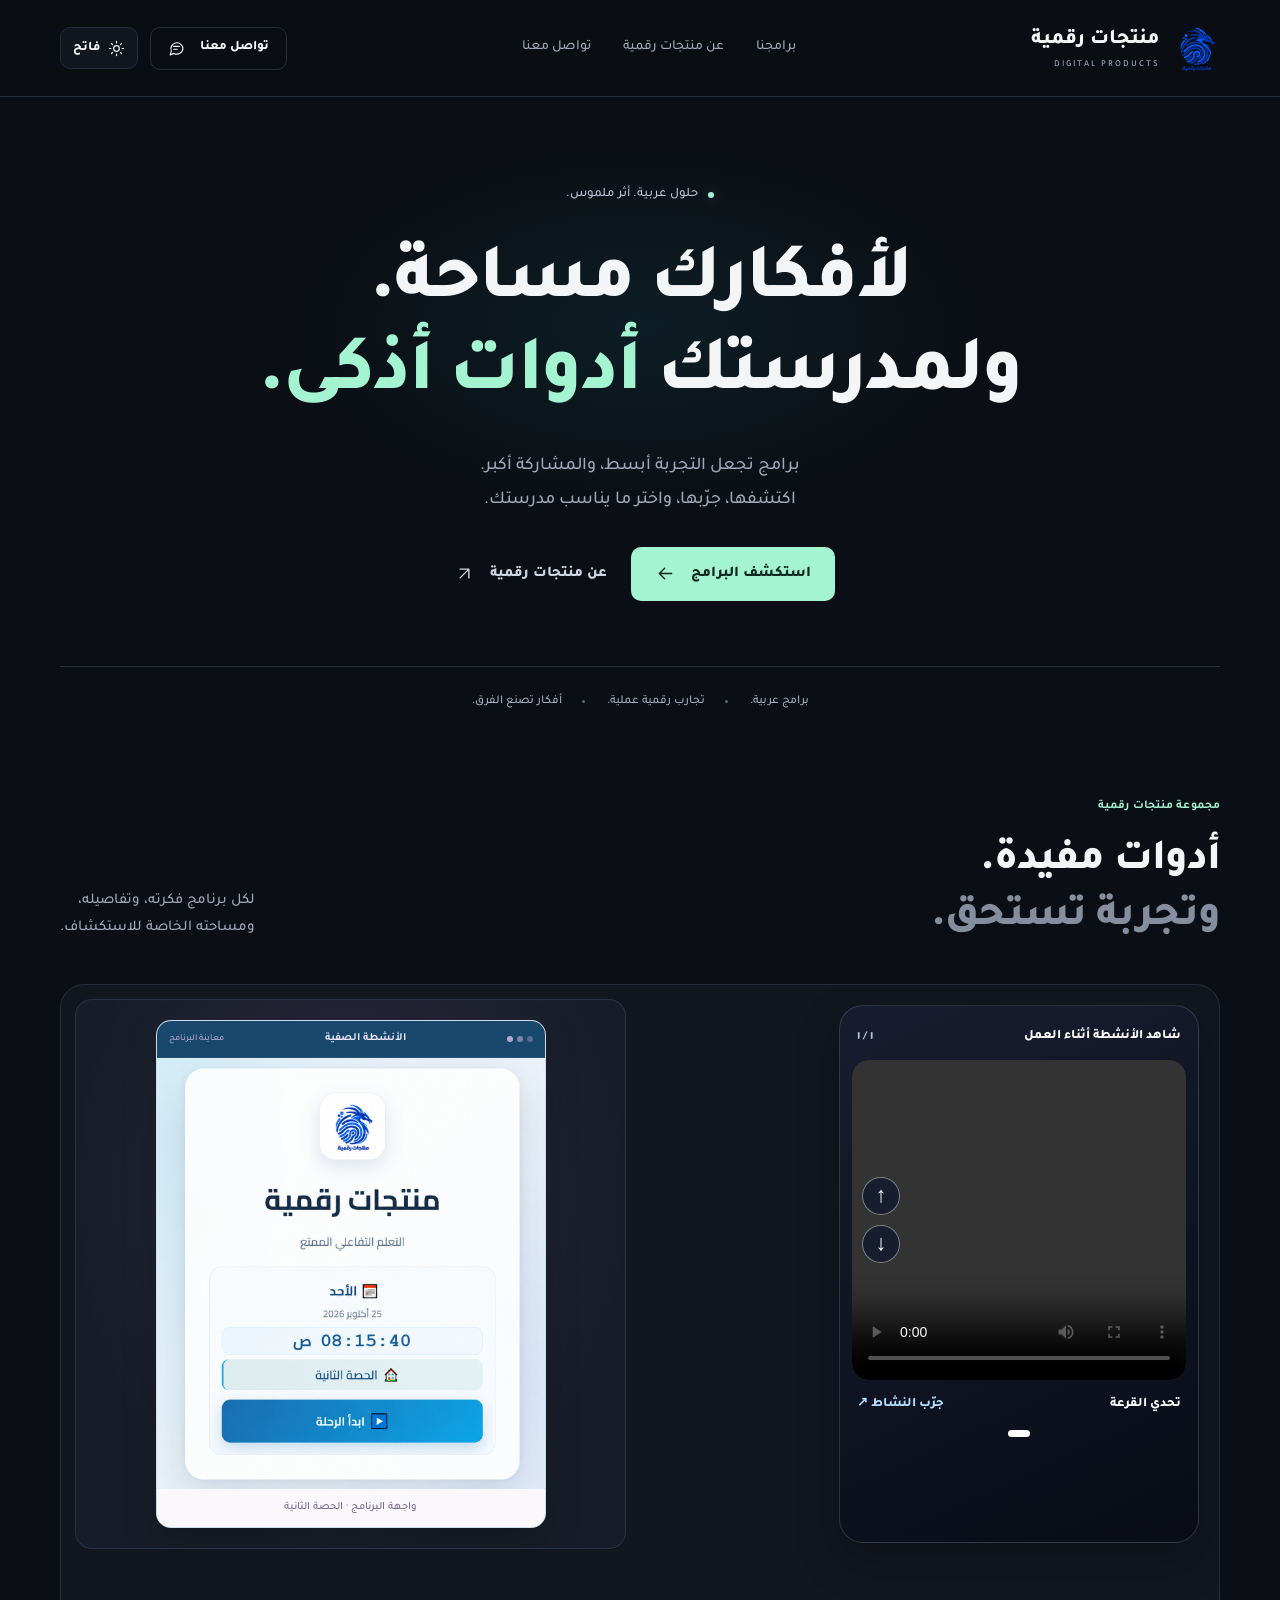
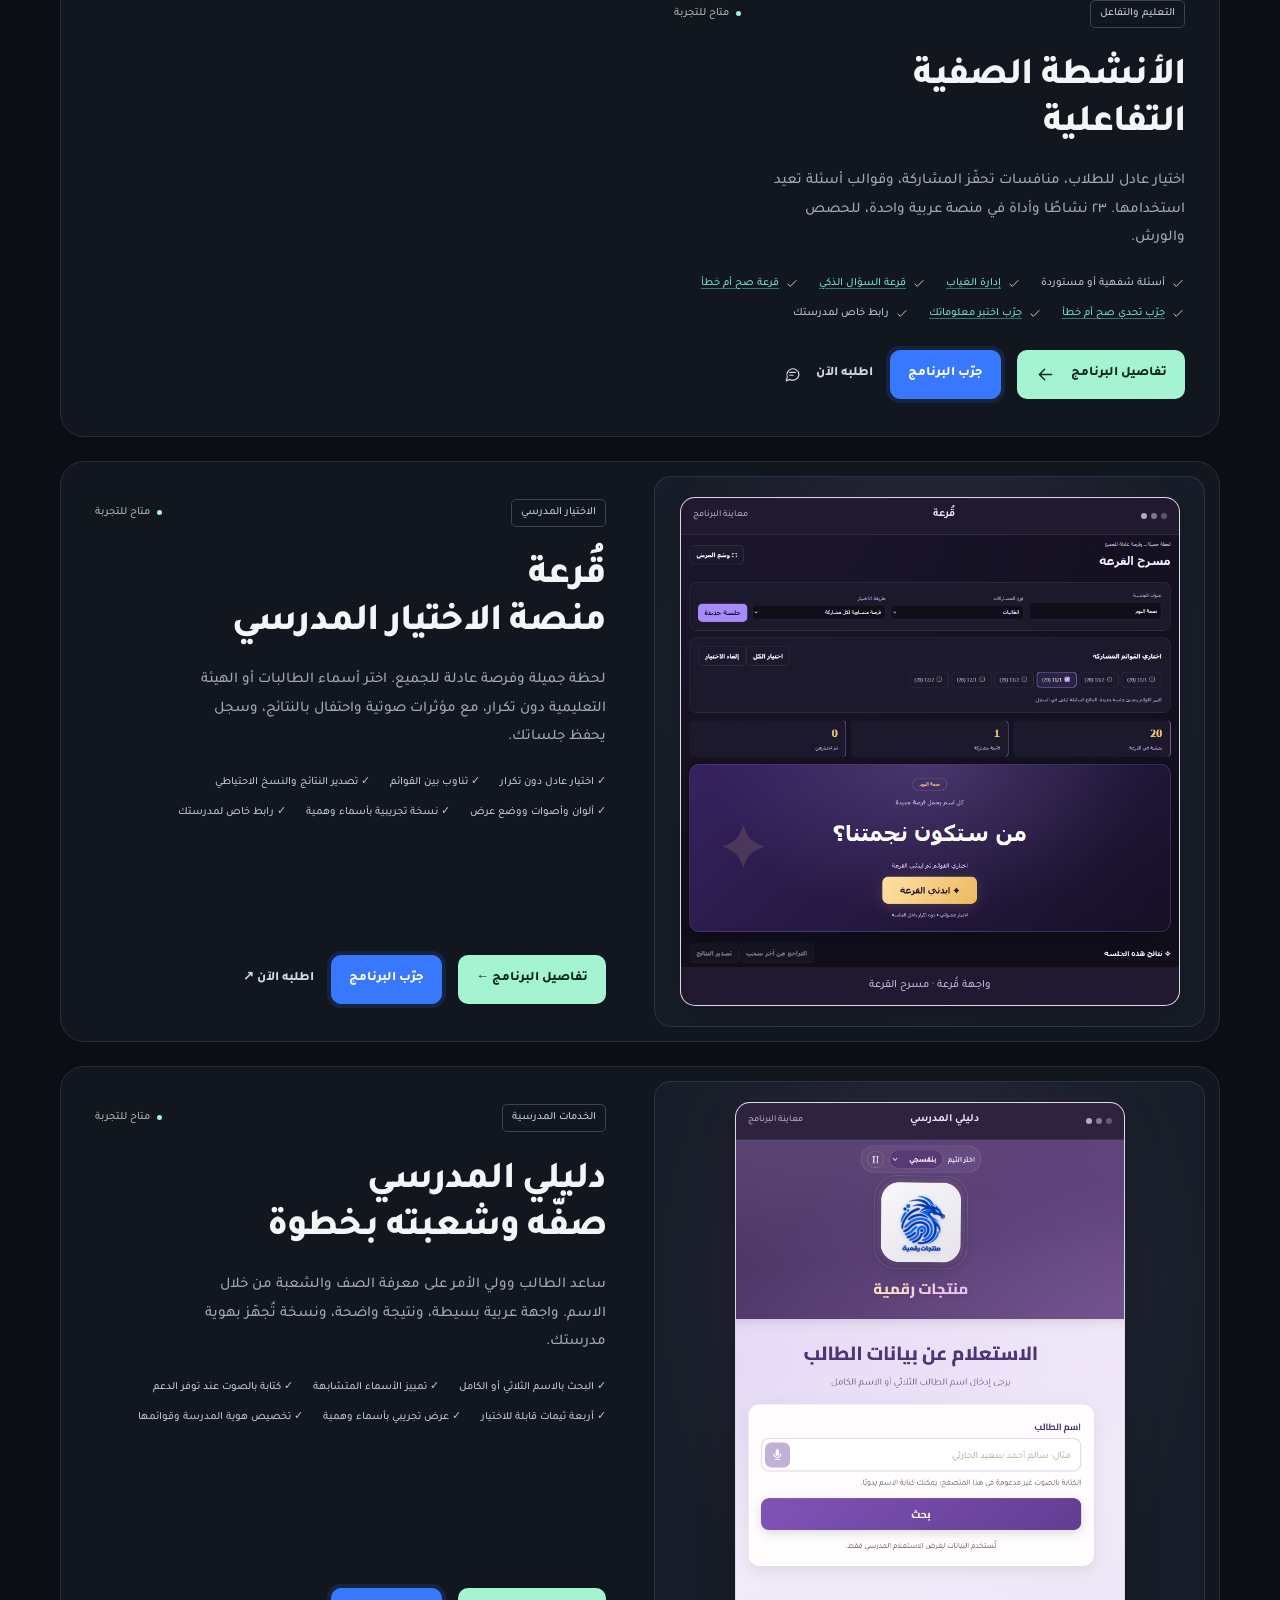
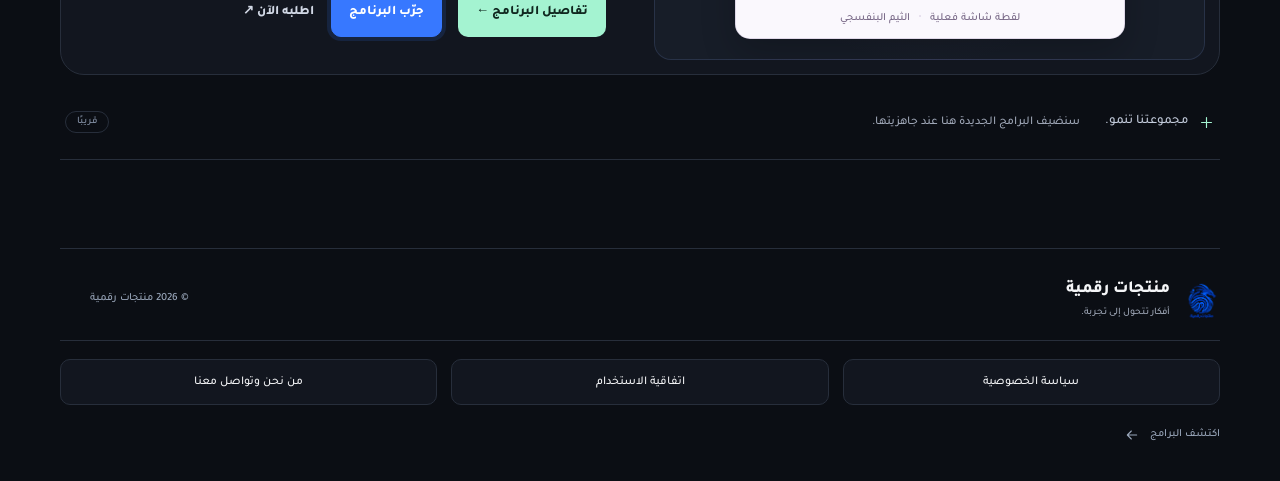
<file: index.html>
<!doctype html><html lang="ar" dir="rtl"><head><meta charset="UTF-8"><meta name="viewport" content="width=device-width,initial-scale=1"><meta name="theme-color" content="#0b0e14"><title>برامج تصنع الفرق | منتجات رقمية</title><meta name="description" content="منتجات رقمية تقدم برامج وأدوات عربية بتجارب سهلة وعملية. استكشف البرامج وتفاصيل كل برنامج."><link rel="icon" href="assets/logo.png"><link rel="preconnect" href="https://fonts.googleapis.com"><link rel="preconnect" href="https://fonts.gstatic.com" crossorigin><link href="https://fonts.googleapis.com/css2?family=Tajawal:wght@400;500;700;800;900&display=swap" rel="stylesheet"><script src="assets/theme.js?v=1"></script><link rel="stylesheet" href="assets/styles.css?v=9"><link rel="stylesheet" href="assets/reels.css?v=1"><link rel="stylesheet" href="assets/school-lookup.css?v=3"></head><body><a class="skip" href="#main">انتقل إلى المحتوى</a><header class="header"><div class="wrap nav"><a class="brand" href="index.html"><img src="assets/logo.png" width="48" height="48" alt=""><span>منتجات رقمية<small>DIGITAL PRODUCTS</small></span></a><nav id="main-nav" aria-label="التنقل الرئيسي"><a href="index.html#programs">برامجنا</a><a href="about.html">عن منتجات رقمية</a><a href="about.html#contact">تواصل معنا</a></nav><div class="nav-end"><a class="button small outline" href="about.html#contact">تواصل معنا<svg viewBox="0 0 24 24" fill="none" stroke="currentColor" stroke-width="1.6" stroke-linecap="round" stroke-linejoin="round" aria-hidden="true"><path d="M21 11.5a8.5 8.5 0 0 1-12.6 7.4L3 21l1.7-5.3A8.5 8.5 0 1 1 21 11.5Z"/><path d="M8 9h8m-8 4h5"/></svg></a><button class="menu-toggle" aria-expanded="false" aria-controls="main-nav" aria-label="فتح القائمة"><svg viewBox="0 0 24 24" fill="none" stroke="currentColor" stroke-width="1.6" stroke-linecap="round" stroke-linejoin="round" aria-hidden="true"><path d="M4 7h16M4 12h16M4 17h16"/></svg></button><button class="theme-toggle" type="button" data-theme-toggle aria-label="التبديل إلى المظهر الفاتح" title="التبديل إلى المظهر الفاتح"><svg class="theme-sun" viewBox="0 0 24 24" fill="none" stroke="currentColor" stroke-width="1.7" stroke-linecap="round" aria-hidden="true"><circle cx="12" cy="12" r="4"/><path d="M12 2v2m0 16v2M4.93 4.93l1.42 1.42m11.3 11.3 1.42 1.42M2 12h2m16 0h2M4.93 19.07l1.42-1.42m11.3-11.3 1.42-1.42"/></svg><svg class="theme-moon" viewBox="0 0 24 24" fill="none" stroke="currentColor" stroke-width="1.7" stroke-linecap="round" stroke-linejoin="round" aria-hidden="true"><path d="M20.9 13A9 9 0 0 1 11 3.1 9 9 0 1 0 20.9 13Z"/></svg><span data-theme-label>فاتح</span></button></div></div></header><main id="main"><section class="hero wrap"><div class="hero-label"><span></span> حلول عربية. أثر ملموس.</div><h1>لأفكارك مساحة.<br>ولمدرستك <span>أدوات أذكى.</span></h1><p>برامج تجعل التجربة أبسط، والمشاركة أكبر.<br>اكتشفها، جرّبها، واختر ما يناسب مدرستك.</p><div class="hero-actions"><a class="button primary" href="#programs">استكشف البرامج <svg viewBox="0 0 24 24" fill="none" stroke="currentColor" stroke-width="1.6" stroke-linecap="round" stroke-linejoin="round" aria-hidden="true"><path d="M19 12H5m6-6-6 6 6 6"/></svg></a><a class="button quiet" href="about.html">عن منتجات رقمية <svg viewBox="0 0 24 24" fill="none" stroke="currentColor" stroke-width="1.6" stroke-linecap="round" stroke-linejoin="round" aria-hidden="true"><path d="M7 17 17 7M7 7h10v10"/></svg></a></div><div class="hero-foot"><span>برامج عربية.</span><span>تجارب رقمية عملية.</span><span>أفكار تصنع الفرق.</span></div><div class="hero-glow" aria-hidden="true"></div></section><section class="catalog section wrap" id="programs"><div class="section-head"><div><span class="eyebrow">مجموعة منتجات رقمية</span><h2>أدوات مفيدة.<br><span class="muted">وتجربة تستحق.</span></h2></div><p>لكل برنامج فكرته، وتفاصيله،<br>ومساحته الخاصة للاستكشاف.</p></div><div class="program-grid"><article class="product-card" id="class-activities"><section class="reels-widget" aria-label="فيديوهات توضيحية للأنشطة"><div class="reels-heading"><span>شاهد الأنشطة أثناء العمل</span><span class="reels-counter" id="reelsCounter">١ / ١</span></div><div class="reels-stage" id="reelsStage"><div class="reels-empty" id="reelsEmpty"><span class="reels-play-icon">▶</span><strong>تحدي القرعة</strong><small>سيظهر فيديو العرض هنا عند نشره</small></div><video id="reelsVideo" playsinline preload="metadata" controls hidden></video><div class="reels-side"><button type="button" id="reelsPrev" aria-label="الفيديو السابق">↑</button><button type="button" id="reelsNext" aria-label="الفيديو التالي">↓</button></div></div><div class="reels-footer"><span id="reelsTitle">تحدي القرعة</span><a id="reelsActivityLink" href="https://activitiesclass.github.io/class-activities-platform/activities/quraa-challenge.html" target="_blank" rel="noopener noreferrer">جرّب النشاط ↗</a></div><div class="reels-dots" id="reelsDots" aria-label="التنقل بين الفيديوهات"></div></section><a class="art-link" href="programs/class-activities.html" aria-label="استكشف برنامج الأنشطة الصفية التفاعلية"><div class="product-art lookup-screenshot-art activities-screenshot-art"><figure class="lookup-screen-frame"><div class="lookup-screen-toolbar" aria-hidden="true"><span class="lookup-screen-dots"><i></i><i></i><i></i></span><span>الأنشطة الصفية</span><span class="lookup-screen-label">معاينة البرنامج</span></div><div class="lookup-screen-body"><img class="lookup-screenshot" src="assets/images/class-activities-preview.webp" width="1190" height="1322" loading="lazy" decoding="async" alt="واجهة برنامج الأنشطة الصفية، الأحد 25 أكتوبر 2026، الساعة 08:15:40 صباحًا، الحصة الثانية"></div><figcaption>واجهة البرنامج · الحصة الثانية</figcaption></figure></div></a><div class="product-copy"><div class="product-meta"><span class="badge">التعليم والتفاعل</span><span class="availability"><i></i> متاح للتجربة</span></div><h3><a href="programs/class-activities.html">الأنشطة الصفية<br>التفاعلية</a></h3><p>اختيار عادل للطلاب، منافسات تحفّز المشاركة، وقوالب أسئلة تعيد استخدامها. ٢٣ نشاطًا وأداة في منصة عربية واحدة، للحصص والورش.</p><div class="product-features"><span><svg viewBox="0 0 24 24" fill="none" stroke="currentColor" stroke-width="1.6" stroke-linecap="round" stroke-linejoin="round" aria-hidden="true"><path d="m5 12 4 4L19 6"/></svg> أسئلة شفهية أو مستوردة</span><a href="programs/class-activities.html#absence"><svg viewBox="0 0 24 24" fill="none" stroke="currentColor" stroke-width="1.6" stroke-linecap="round" stroke-linejoin="round" aria-hidden="true"><path d="m5 12 4 4L19 6"/></svg> إدارة الغياب</a><a href="https://activitiesclass.github.io/class-activities-platform/activities/random-question.html" target="_blank" rel="noopener noreferrer"><svg viewBox="0 0 24 24" fill="none" stroke="currentColor" stroke-width="1.6" stroke-linecap="round" stroke-linejoin="round" aria-hidden="true"><path d="m5 12 4 4L19 6"/></svg> قرعة السؤال الذكي</a><a href="https://activitiesclass.github.io/class-activities-platform/activities/random-true-false.html" target="_blank" rel="noopener noreferrer"><svg viewBox="0 0 24 24" fill="none" stroke="currentColor" stroke-width="1.6" stroke-linecap="round" stroke-linejoin="round" aria-hidden="true"><path d="m5 12 4 4L19 6"/></svg> قرعة صح أم خطأ</a><a href="https://activitiesclass.github.io/class-activities-platform/activities/true-false.html" target="_blank" rel="noopener noreferrer"><svg viewBox="0 0 24 24" fill="none" stroke="currentColor" stroke-width="1.6" stroke-linecap="round" stroke-linejoin="round" aria-hidden="true"><path d="m5 12 4 4L19 6"/></svg> جرّب تحدي صح أم خطأ</a><a href="https://activitiesclass.github.io/class-activities-platform/activities/individual-quiz.html" target="_blank" rel="noopener noreferrer"><svg viewBox="0 0 24 24" fill="none" stroke="currentColor" stroke-width="1.6" stroke-linecap="round" stroke-linejoin="round" aria-hidden="true"><path d="m5 12 4 4L19 6"/></svg> جرّب اختبر معلوماتك</a><span><svg viewBox="0 0 24 24" fill="none" stroke="currentColor" stroke-width="1.6" stroke-linecap="round" stroke-linejoin="round" aria-hidden="true"><path d="m5 12 4 4L19 6"/></svg> رابط خاص لمدرستك</span></div><div class="product-actions"><a class="button primary" href="programs/class-activities.html">تفاصيل البرنامج <svg viewBox="0 0 24 24" fill="none" stroke="currentColor" stroke-width="1.6" stroke-linecap="round" stroke-linejoin="round" aria-hidden="true"><path d="M19 12H5m6-6-6 6 6 6"/></svg></a><a class="button trial-button" href="https://activitiesclass.github.io/class-activities-platform/" target="_blank" rel="noopener noreferrer">جرّب البرنامج</a><a class="button quiet" data-order="برنامج الأنشطة الصفية التفاعلية" href="https://api.whatsapp.com/send?phone=96894054911&amp;text=%D9%85%D8%B1%D8%AD%D8%A8%D9%8B%D8%A7%20%D9%85%D9%86%D8%AA%D8%AC%D8%A7%D8%AA%20%D8%B1%D9%82%D9%85%D9%8A%D8%A9%D8%8C%20%D8%A3%D8%B1%D8%BA%D8%A8%20%D9%81%D9%8A%20%D8%B7%D9%84%D8%A8%20%D8%A8%D8%B1%D9%86%D8%A7%D9%85%D8%AC%20%D8%A7%D9%84%D8%A3%D9%86%D8%B4%D8%B7%D8%A9%20%D8%A7%D9%84%D8%B5%D9%81%D9%8A%D8%A9%20%D8%A7%D9%84%D8%AA%D9%81%D8%A7%D8%B9%D9%84%D9%8A%D8%A9%20%D9%84%D9%85%D8%AF%D8%B1%D8%B3%D8%AA%D9%8A%20%D9%88%D9%85%D8%B9%D8%B1%D9%81%D8%A9%20%D8%A7%D9%84%D8%B3%D8%B9%D8%B1%20%D9%88%D8%AA%D9%81%D8%A7%D8%B5%D9%8A%D9%84%20%D8%A7%D9%84%D8%AA%D8%AC%D9%87%D9%8A%D8%B2." target="_blank" rel="noopener noreferrer">اطلبه الآن<svg viewBox="0 0 24 24" fill="none" stroke="currentColor" stroke-width="1.6" stroke-linecap="round" stroke-linejoin="round" aria-hidden="true"><path d="M21 11.5a8.5 8.5 0 0 1-12.6 7.4L3 21l1.7-5.3A8.5 8.5 0 1 1 21 11.5Z"/><path d="M8 9h8m-8 4h5"/></svg></a></div></div></article><article class="product-card" id="quraa"><a class="art-link" href="programs/quraa.html" aria-label="استكشف برنامج قُرعة"><div class="product-art lookup-screenshot-art quraa-screenshot-art"><figure class="lookup-screen-frame"><div class="lookup-screen-toolbar" aria-hidden="true"><span class="lookup-screen-dots"><i></i><i></i><i></i></span><span>قُرعة</span><span class="lookup-screen-label">معاينة البرنامج</span></div><div class="lookup-screen-body"><img class="lookup-screenshot" src="assets/images/quraa-preview.webp" width="826" height="717" loading="lazy" decoding="async" alt="واجهة برنامج قُرعة ومسرح القرعة لاختيار الأسماء"></div><figcaption>واجهة قُرعة · مسرح القرعة</figcaption></figure></div></a><div class="product-copy"><div class="product-meta"><span class="badge">الاختيار المدرسي</span><span class="availability"><i></i> متاح للتجربة</span></div><h3><a href="programs/quraa.html">قُرعة<br>منصة الاختيار المدرسي</a></h3><p>لحظة جميلة وفرصة عادلة للجميع. اختر أسماء الطالبات أو الهيئة التعليمية دون تكرار، مع مؤثرات صوتية واحتفال بالنتائج، وسجل يحفظ جلساتك.</p><div class="product-features"><span>✓ اختيار عادل دون تكرار</span><span>✓ تناوب بين القوائم</span><span>✓ تصدير النتائج والنسخ الاحتياطي</span><span>✓ ألوان وأصوات ووضع عرض</span><span>✓ نسخة تجريبية بأسماء وهمية</span><span>✓ رابط خاص لمدرستك</span></div><div class="product-actions"><a class="button primary" href="programs/quraa.html">تفاصيل البرنامج ←</a><a class="button trial-button" href="https://activitiesclass.github.io/quraa/" target="_blank" rel="noopener noreferrer">جرّب البرنامج</a><a class="button quiet" data-order="برنامج قُرعة" href="https://api.whatsapp.com/send?phone=96894054911&amp;text=%D9%85%D8%B1%D8%AD%D8%A8%D9%8B%D8%A7%20%D9%85%D9%86%D8%AA%D8%AC%D8%A7%D8%AA%20%D8%B1%D9%82%D9%85%D9%8A%D8%A9%D8%8C%20%D8%A3%D8%B1%D8%BA%D8%A8%20%D9%81%D9%8A%20%D8%B7%D9%84%D8%A8%20%D8%A8%D8%B1%D9%86%D8%A7%D9%85%D8%AC%20%D9%82%D9%8F%D8%B1%D8%B9%D8%A9%20%D9%84%D9%85%D8%AF%D8%B1%D8%B3%D8%AA%D9%8A%20%D9%88%D9%85%D8%B9%D8%B1%D9%81%D8%A9%20%D8%A7%D9%84%D8%B3%D8%B9%D8%B1%20%D9%88%D8%AA%D9%81%D8%A7%D8%B5%D9%8A%D9%84%20%D8%A7%D9%84%D8%AA%D8%AC%D9%87%D9%8A%D8%B2." target="_blank" rel="noopener noreferrer">اطلبه الآن ↗</a></div></div></article><article class="product-card" id="school-lookup"><a class="art-link" href="programs/school-lookup.html" aria-label="استكشف دليلي المدرسي"><div class="product-art lookup-screenshot-art"><figure class="lookup-screen-frame"><div class="lookup-screen-toolbar" aria-hidden="true"><span class="lookup-screen-dots"><i></i><i></i><i></i></span><span>دليلي المدرسي</span><span class="lookup-screen-label">معاينة البرنامج</span></div><div class="lookup-screen-body"><img class="lookup-screenshot" src="assets/images/school-lookup-preview.png" width="681" height="809" loading="lazy" decoding="async" alt="لقطة شاشة فعلية لبرنامج دليلي المدرسي بالثيم البنفسجي، تعرض شعار منتجات رقمية ونموذج البحث عن بيانات الطالب"></div><figcaption>لقطة شاشة فعلية <span>·</span> الثيم البنفسجي</figcaption></figure></div></a><div class="product-copy"><div class="product-meta"><span class="badge">الخدمات المدرسية</span><span class="availability"><i></i> متاح للتجربة</span></div><h3><a href="programs/school-lookup.html">دليلي المدرسي<br>صفّه وشعبته بخطوة</a></h3><p>ساعد الطالب وولي الأمر على معرفة الصف والشعبة من خلال الاسم. واجهة عربية بسيطة، ونتيجة واضحة، ونسخة تُجهّز بهوية مدرستك.</p><div class="product-features"><span>✓ البحث بالاسم الثلاثي أو الكامل</span><span>✓ تمييز الأسماء المتشابهة</span><span>✓ كتابة بالصوت عند توفر الدعم</span><span>✓ أربعة ثيمات قابلة للاختيار</span><span>✓ عرض تجريبي بأسماء وهمية</span><span>✓ تخصيص هوية المدرسة وقوائمها</span></div><div class="product-actions"><a class="button primary" href="programs/school-lookup.html">تفاصيل البرنامج ←</a><a class="button trial-button" href="https://activitiesclass.github.io/school-lookup/" target="_blank" rel="noopener noreferrer">جرّب البرنامج</a><a class="button quiet" data-order="برنامج دليلي المدرسي" href="https://api.whatsapp.com/send?phone=96894054911&amp;text=%D9%85%D8%B1%D8%AD%D8%A8%D9%8B%D8%A7%20%D9%85%D9%86%D8%AA%D8%AC%D8%A7%D8%AA%20%D8%B1%D9%82%D9%85%D9%8A%D8%A9%D8%8C%20%D8%A3%D8%B1%D8%BA%D8%A8%20%D9%81%D9%8A%20%D8%B7%D9%84%D8%A8%20%D8%A8%D8%B1%D9%86%D8%A7%D9%85%D8%AC%20%D8%AF%D9%84%D9%8A%D9%84%D9%8A%20%D8%A7%D9%84%D9%85%D8%AF%D8%B1%D8%B3%D9%8A%20%D9%84%D9%85%D8%AF%D8%B1%D8%B3%D8%AA%D9%8A%20%D9%88%D9%85%D8%B9%D8%B1%D9%81%D8%A9%20%D8%A7%D9%84%D8%B3%D8%B9%D8%B1%20%D9%88%D8%AA%D9%81%D8%A7%D8%B5%D9%8A%D9%84%20%D8%A7%D9%84%D8%AA%D8%AC%D9%87%D9%8A%D8%B2." target="_blank" rel="noopener noreferrer">اطلبه الآن ↗</a></div></div></article></div><div class="next-product"><span><svg viewBox="0 0 24 24" fill="none" stroke="currentColor" stroke-width="1.6" stroke-linecap="round" stroke-linejoin="round" aria-hidden="true"><path d="M12 5v14M5 12h14"/></svg> مجموعتنا تنمو.</span><p>سنضيف البرامج الجديدة هنا عند جاهزيتها.</p><span class="soon">قريبًا</span></div></section></main><footer class="wrap footer footer-with-links"><a class="brand" href="index.html"><img src="assets/logo.png" width="38" height="38" alt=""><span>منتجات رقمية<small>أفكار تتحول إلى تجربة.</small></span></a><p>© <span data-year>2026</span> منتجات رقمية</p><nav class="footer-links" aria-label="روابط قانونية ومعلوماتية"><a href="privacy.html">سياسة الخصوصية</a><a href="terms.html">اتفاقية الاستخدام</a><a href="about.html">من نحن وتواصل معنا</a></nav><a href="index.html#programs">اكتشف البرامج <svg viewBox="0 0 24 24" fill="none" stroke="currentColor" stroke-width="1.6" stroke-linecap="round" stroke-linejoin="round" aria-hidden="true"><path d="M19 12H5m6-6-6 6 6 6"/></svg></a></footer><script src="assets/site-config.js?v=6"></script><script src="assets/app.js?v=7"></script><script src="assets/reels.js?v=1" defer></script></body></html>
</file>
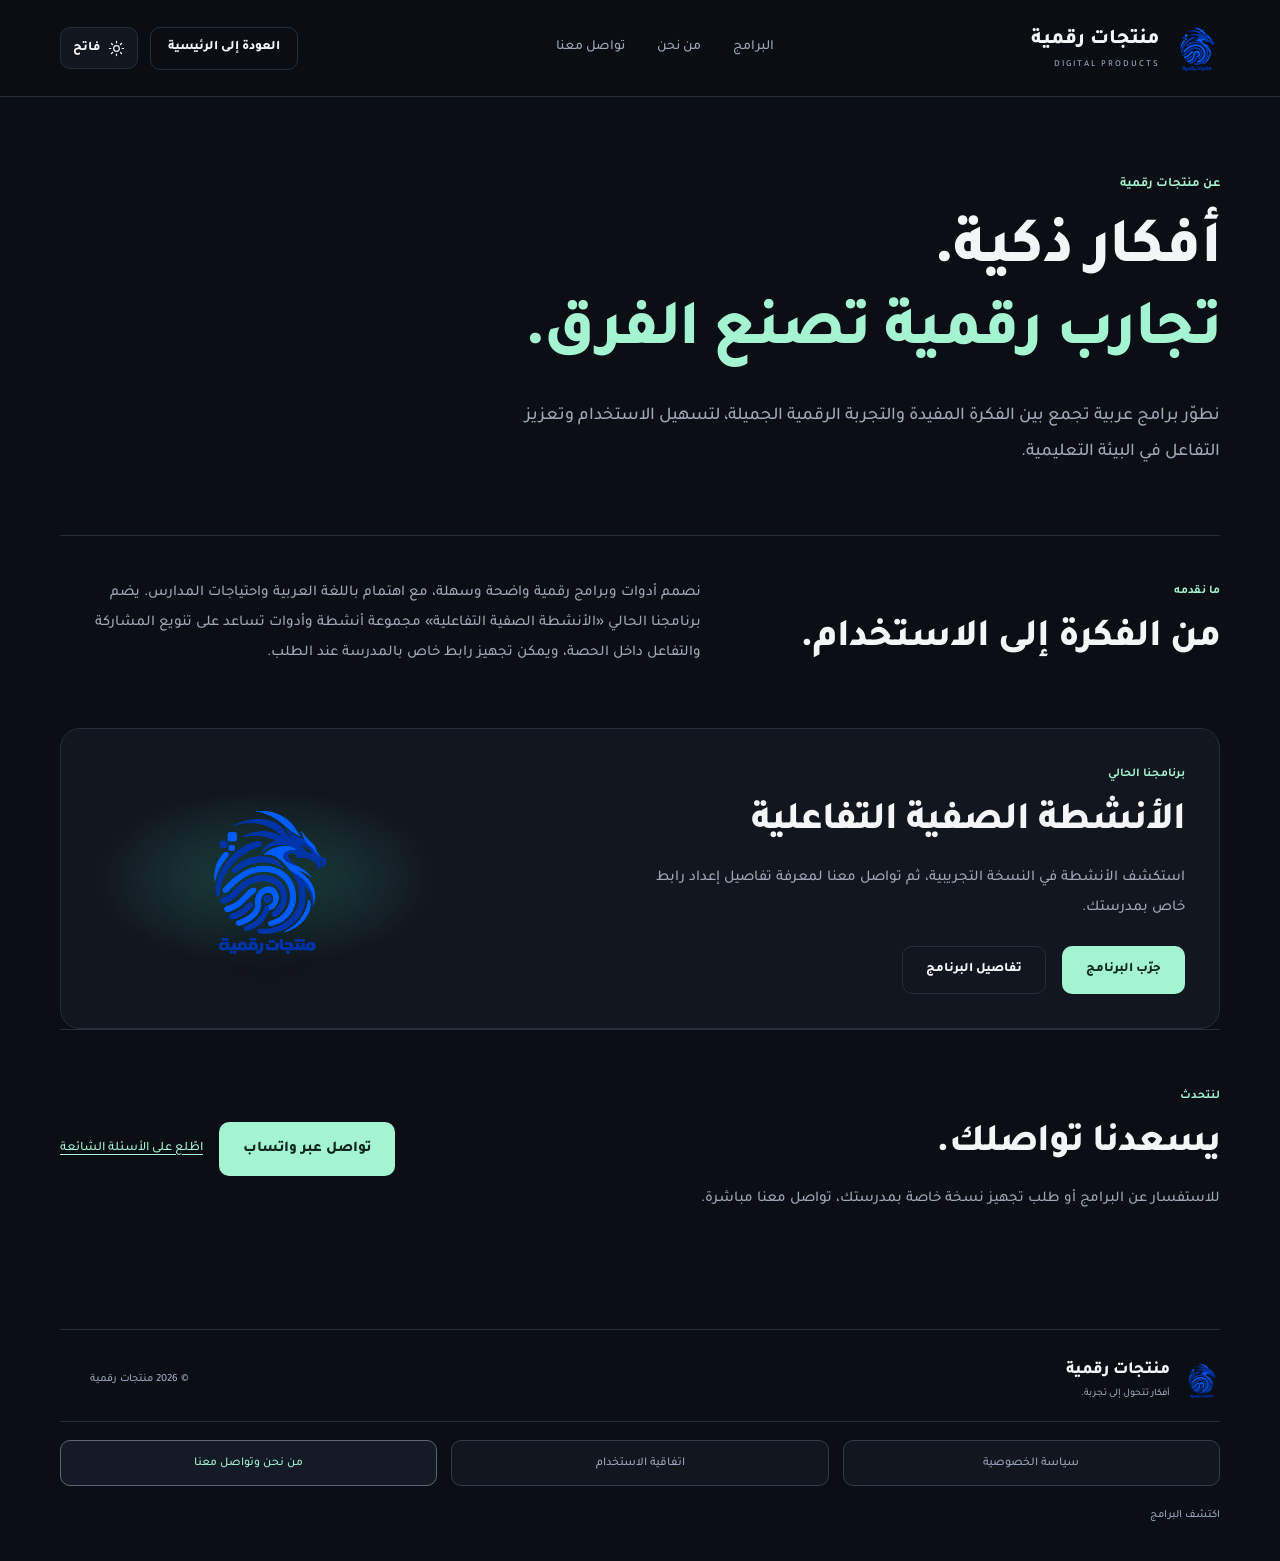
<file: about.html>
<!doctype html><html lang="ar" dir="rtl"><head><meta charset="UTF-8"><meta name="viewport" content="width=device-width,initial-scale=1"><meta name="theme-color" content="#0b0e14"><title>من نحن وتواصل معنا | منتجات رقمية</title><meta name="description" content="تعرف على منتجات رقمية وتواصل بشأن البرامج التعليمية والتفاعلية."><link rel="icon" href="assets/logo.png"><link rel="preconnect" href="https://fonts.googleapis.com"><link rel="preconnect" href="https://fonts.gstatic.com" crossorigin><link href="https://fonts.googleapis.com/css2?family=Tajawal:wght@400;500;700;800;900&display=swap" rel="stylesheet"><script src="assets/theme.js?v=1"></script><link rel="stylesheet" href="assets/styles.css?v=9"><link rel="stylesheet" href="assets/legal.css?v=2"></head><body><a class="skip" href="#main">انتقل إلى المحتوى</a><header class="header"><div class="wrap nav"><a class="brand" href="index.html"><img src="assets/logo.png" width="48" height="48" alt=""><span>منتجات رقمية<small>DIGITAL PRODUCTS</small></span></a><nav aria-label="التنقل الرئيسي"><a href="index.html#programs">البرامج</a><a href="about.html">من نحن</a><a href="about.html#contact">تواصل معنا</a></nav><div class="nav-end"><a class="button small outline" href="index.html">العودة إلى الرئيسية</a><button class="theme-toggle" type="button" data-theme-toggle aria-label="التبديل إلى المظهر الفاتح" title="التبديل إلى المظهر الفاتح"><svg class="theme-sun" viewBox="0 0 24 24" fill="none" stroke="currentColor" stroke-width="1.7" stroke-linecap="round" aria-hidden="true"><circle cx="12" cy="12" r="4"/><path d="M12 2v2m0 16v2M4.93 4.93l1.42 1.42m11.3 11.3 1.42 1.42M2 12h2m16 0h2M4.93 19.07l1.42-1.42m11.3-11.3 1.42-1.42"/></svg><svg class="theme-moon" viewBox="0 0 24 24" fill="none" stroke="currentColor" stroke-width="1.7" stroke-linecap="round" stroke-linejoin="round" aria-hidden="true"><path d="M20.9 13A9 9 0 0 1 11 3.1 9 9 0 1 0 20.9 13Z"/></svg><span data-theme-label>فاتح</span></button></div></div></header><main id="main" class="wrap about-page"><section class="about-hero"><div class="legal-kicker">عن منتجات رقمية</div><h1>أفكار ذكية.<br><span>تجارب رقمية تصنع الفرق.</span></h1><p class="legal-lead">نطوّر برامج عربية تجمع بين الفكرة المفيدة والتجربة الرقمية الجميلة، لتسهيل الاستخدام وتعزيز التفاعل في البيئة التعليمية.</p></section><section class="about-panel"><div><span class="eyebrow">ما نقدمه</span><h2>من الفكرة إلى الاستخدام.</h2></div><p>نصمم أدوات وبرامج رقمية واضحة وسهلة، مع اهتمام باللغة العربية واحتياجات المدارس. يضم برنامجنا الحالي «الأنشطة الصفية التفاعلية» مجموعة أنشطة وأدوات تساعد على تنويع المشاركة والتفاعل داخل الحصة، ويمكن تجهيز رابط خاص بالمدرسة عند الطلب.</p></section><section class="about-product"><div><span class="eyebrow">برنامجنا الحالي</span><h2>الأنشطة الصفية التفاعلية</h2><p>استكشف الأنشطة في النسخة التجريبية، ثم تواصل معنا لمعرفة تفاصيل إعداد رابط خاص بمدرستك.</p><div class="about-actions"><a class="button primary" href="https://activitiesclass.github.io/class-activities-platform/" target="_blank" rel="noopener noreferrer">جرّب البرنامج</a><a class="button outline" href="index.html#programs">تفاصيل البرنامج</a></div></div><div class="about-mark"><img src="assets/logo.png" alt="شعار منتجات رقمية"></div></section><section id="contact" class="about-contact"><div><span class="eyebrow">لنتحدث</span><h2>يسعدنا تواصلك.</h2><p>للاستفسار عن البرامج أو طلب تجهيز نسخة خاصة بمدرستك، تواصل معنا مباشرة.</p></div><div class="contact-actions"><a class="button primary" href="https://api.whatsapp.com/send?phone=96894054911&amp;text=%D9%85%D8%B1%D8%AD%D8%A8%D9%8B%D8%A7%20%D9%85%D9%86%D8%AA%D8%AC%D8%A7%D8%AA%20%D8%B1%D9%82%D9%85%D9%8A%D8%A9%D8%8C%20%D8%A3%D8%B1%D8%BA%D8%A8%20%D9%81%D9%8A%20%D8%A7%D9%84%D8%A7%D8%B3%D8%AA%D9%81%D8%B3%D8%A7%D8%B1%20%D8%B9%D9%86%20%D8%A7%D9%84%D8%A8%D8%B1%D8%A7%D9%85%D8%AC." target="_blank" rel="noopener noreferrer">تواصل عبر واتساب</a><a class="text-link" href="index.html#faq">اطّلع على الأسئلة الشائعة</a></div></section></main><footer class="wrap footer footer-with-links"><a class="brand" href="index.html"><img src="assets/logo.png" width="38" height="38" alt=""><span>منتجات رقمية<small>أفكار تتحول إلى تجربة.</small></span></a><p>© 2026 منتجات رقمية</p><nav class="footer-links" aria-label="روابط قانونية ومعلوماتية"><a href="privacy.html">سياسة الخصوصية</a><a href="terms.html">اتفاقية الاستخدام</a><a href="about.html" aria-current="page">من نحن وتواصل معنا</a></nav><a href="index.html#programs">اكتشف البرامج</a></footer></body></html>
</file>
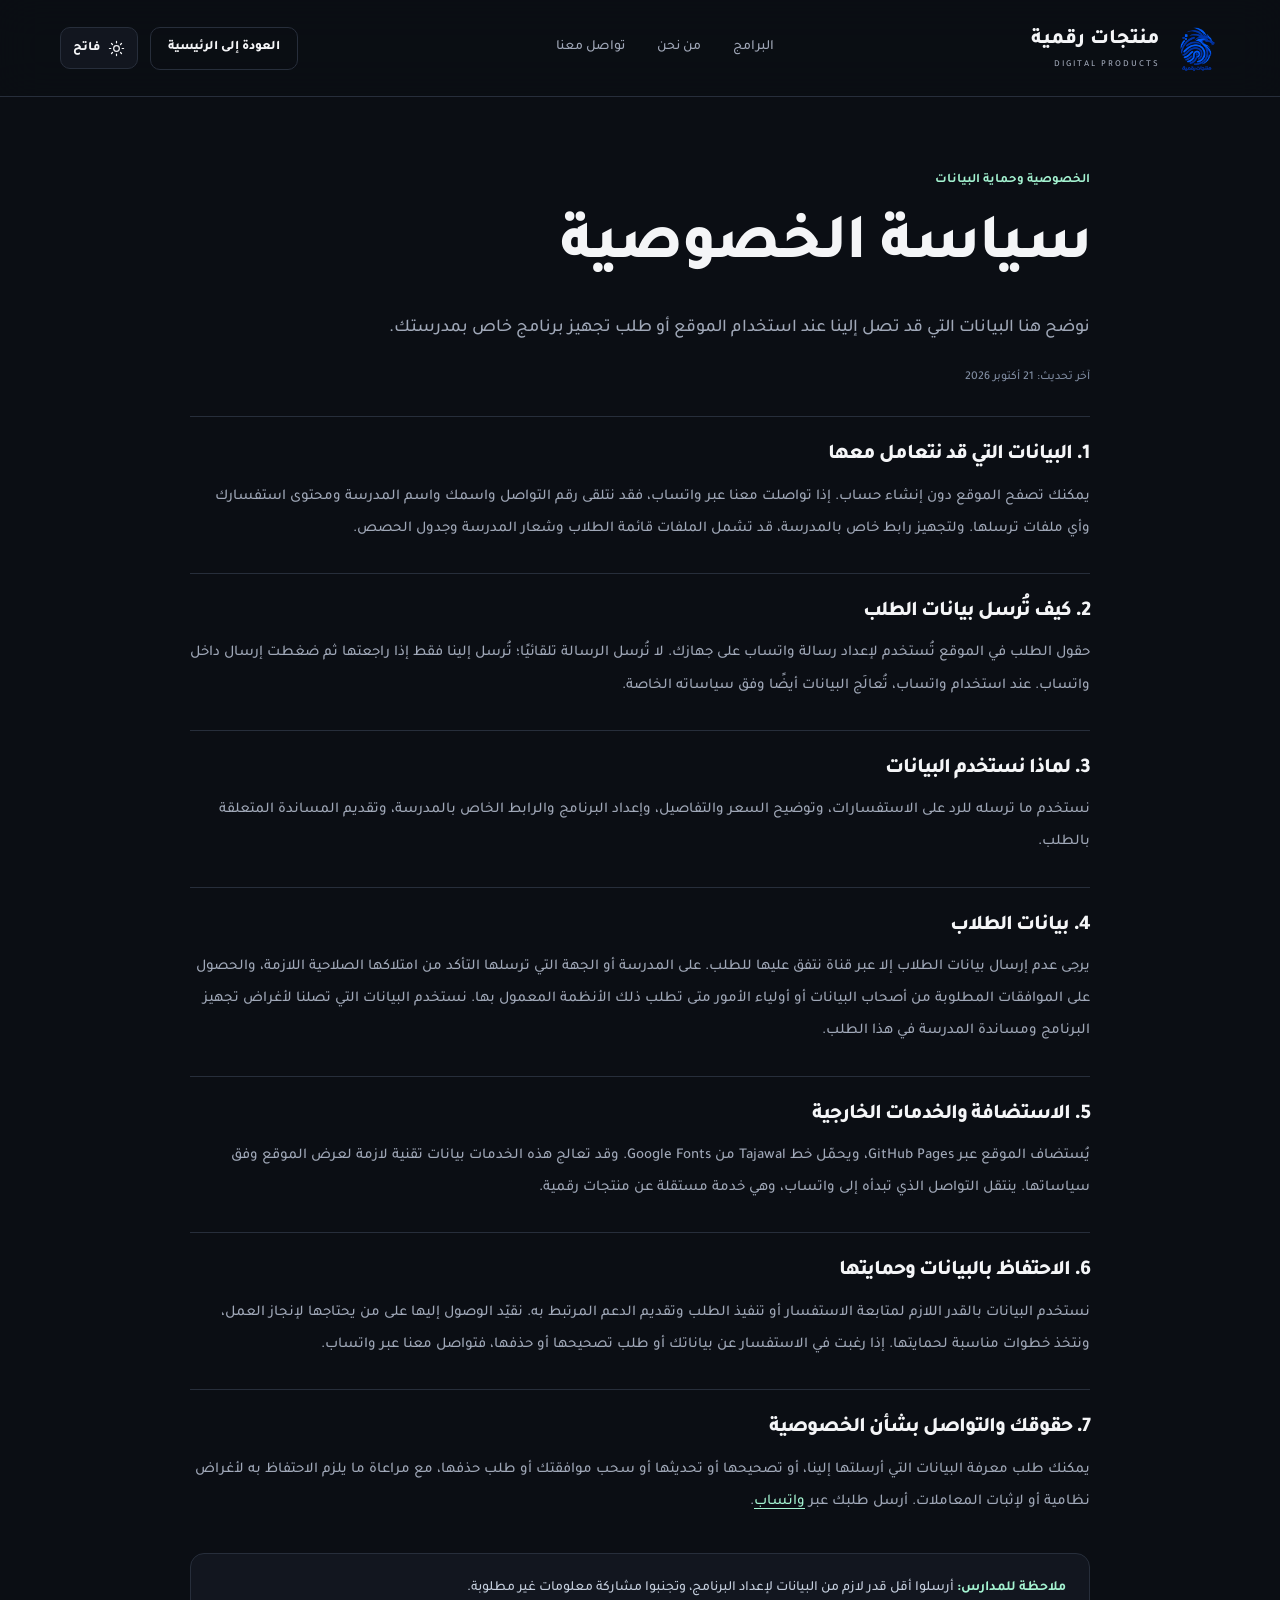
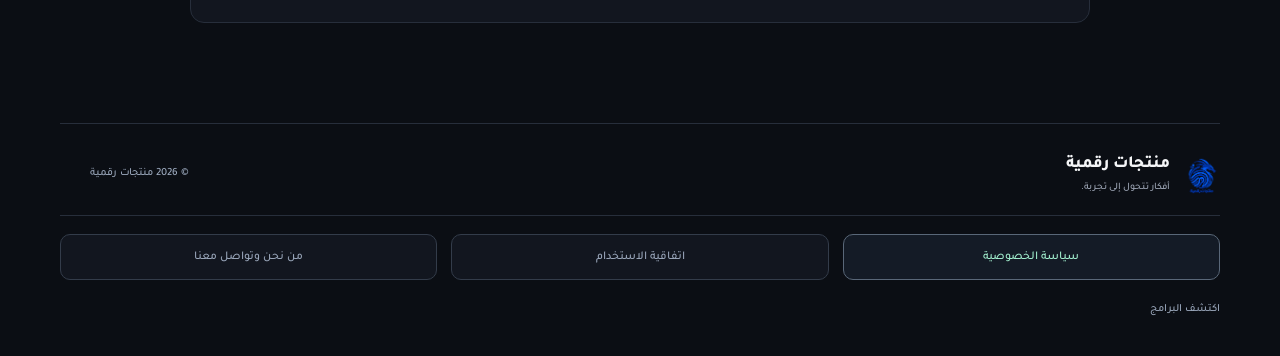
<file: privacy.html>
<!doctype html><html lang="ar" dir="rtl"><head><meta charset="UTF-8"><meta name="viewport" content="width=device-width,initial-scale=1"><meta name="theme-color" content="#0b0e14"><title>سياسة الخصوصية | منتجات رقمية</title><meta name="description" content="سياسة الخصوصية وحماية البيانات في موقع منتجات رقمية."><link rel="icon" href="assets/logo.png"><link rel="preconnect" href="https://fonts.googleapis.com"><link rel="preconnect" href="https://fonts.gstatic.com" crossorigin><link href="https://fonts.googleapis.com/css2?family=Tajawal:wght@400;500;700;800;900&display=swap" rel="stylesheet"><script src="assets/theme.js?v=1"></script><link rel="stylesheet" href="assets/styles.css?v=9"><link rel="stylesheet" href="assets/legal.css?v=2"></head><body><a class="skip" href="#main">انتقل إلى المحتوى</a><header class="header"><div class="wrap nav"><a class="brand" href="index.html"><img src="assets/logo.png" width="48" height="48" alt=""><span>منتجات رقمية<small>DIGITAL PRODUCTS</small></span></a><nav aria-label="التنقل الرئيسي"><a href="index.html#programs">البرامج</a><a href="about.html">من نحن</a><a href="about.html#contact">تواصل معنا</a></nav><div class="nav-end"><a class="button small outline" href="index.html">العودة إلى الرئيسية</a><button class="theme-toggle" type="button" data-theme-toggle aria-label="التبديل إلى المظهر الفاتح" title="التبديل إلى المظهر الفاتح"><svg class="theme-sun" viewBox="0 0 24 24" fill="none" stroke="currentColor" stroke-width="1.7" stroke-linecap="round" aria-hidden="true"><circle cx="12" cy="12" r="4"/><path d="M12 2v2m0 16v2M4.93 4.93l1.42 1.42m11.3 11.3 1.42 1.42M2 12h2m16 0h2M4.93 19.07l1.42-1.42m11.3-11.3 1.42-1.42"/></svg><svg class="theme-moon" viewBox="0 0 24 24" fill="none" stroke="currentColor" stroke-width="1.7" stroke-linecap="round" stroke-linejoin="round" aria-hidden="true"><path d="M20.9 13A9 9 0 0 1 11 3.1 9 9 0 1 0 20.9 13Z"/></svg><span data-theme-label>فاتح</span></button></div></div></header><main id="main" class="wrap legal-page"><div class="legal-kicker">الخصوصية وحماية البيانات</div><h1>سياسة الخصوصية</h1><p class="legal-lead">نوضح هنا البيانات التي قد تصل إلينا عند استخدام الموقع أو طلب تجهيز برنامج خاص بمدرستك.</p><p class="updated">آخر تحديث: 21 أكتوبر 2026</p><section><h2>1. البيانات التي قد نتعامل معها</h2><p>يمكنك تصفح الموقع دون إنشاء حساب. إذا تواصلت معنا عبر واتساب، فقد نتلقى رقم التواصل واسمك واسم المدرسة ومحتوى استفسارك وأي ملفات ترسلها. ولتجهيز رابط خاص بالمدرسة، قد تشمل الملفات قائمة الطلاب وشعار المدرسة وجدول الحصص.</p></section><section><h2>2. كيف تُرسل بيانات الطلب</h2><p>حقول الطلب في الموقع تُستخدم لإعداد رسالة واتساب على جهازك. لا تُرسل الرسالة تلقائيًا؛ تُرسل إلينا فقط إذا راجعتها ثم ضغطت إرسال داخل واتساب. عند استخدام واتساب، تُعالَج البيانات أيضًا وفق سياساته الخاصة.</p></section><section><h2>3. لماذا نستخدم البيانات</h2><p>نستخدم ما ترسله للرد على الاستفسارات، وتوضيح السعر والتفاصيل، وإعداد البرنامج والرابط الخاص بالمدرسة، وتقديم المساندة المتعلقة بالطلب.</p></section><section><h2>4. بيانات الطلاب</h2><p>يرجى عدم إرسال بيانات الطلاب إلا عبر قناة نتفق عليها للطلب. على المدرسة أو الجهة التي ترسلها التأكد من امتلاكها الصلاحية اللازمة، والحصول على الموافقات المطلوبة من أصحاب البيانات أو أولياء الأمور متى تطلب ذلك الأنظمة المعمول بها. نستخدم البيانات التي تصلنا لأغراض تجهيز البرنامج ومساندة المدرسة في هذا الطلب.</p></section><section><h2>5. الاستضافة والخدمات الخارجية</h2><p>يُستضاف الموقع عبر GitHub Pages، ويحمّل خط Tajawal من Google Fonts. وقد تعالج هذه الخدمات بيانات تقنية لازمة لعرض الموقع وفق سياساتها. ينتقل التواصل الذي تبدأه إلى واتساب، وهي خدمة مستقلة عن منتجات رقمية.</p></section><section><h2>6. الاحتفاظ بالبيانات وحمايتها</h2><p>نستخدم البيانات بالقدر اللازم لمتابعة الاستفسار أو تنفيذ الطلب وتقديم الدعم المرتبط به. نقيّد الوصول إليها على من يحتاجها لإنجاز العمل، ونتخذ خطوات مناسبة لحمايتها. إذا رغبت في الاستفسار عن بياناتك أو طلب تصحيحها أو حذفها، فتواصل معنا عبر واتساب.</p></section><section><h2>7. حقوقك والتواصل بشأن الخصوصية</h2><p>يمكنك طلب معرفة البيانات التي أرسلتها إلينا، أو تصحيحها أو تحديثها أو سحب موافقتك أو طلب حذفها، مع مراعاة ما يلزم الاحتفاظ به لأغراض نظامية أو لإثبات المعاملات. أرسل طلبك عبر <a href="https://api.whatsapp.com/send?phone=96894054911&amp;text=%D8%A3%D8%B1%D8%BA%D8%A8%20%D9%81%D9%8A%20%D8%A7%D9%84%D8%A7%D8%B3%D8%AA%D9%81%D8%B3%D8%A7%D8%B1%20%D8%B9%D9%86%20%D8%A8%D9%8A%D8%A7%D9%86%D8%A7%D8%AA%D9%8A%20%D8%A3%D9%88%20%D8%AD%D8%B0%D9%81%D9%87%D8%A7." target="_blank" rel="noopener noreferrer">واتساب</a>.</p></section><aside class="legal-note"><strong>ملاحظة للمدارس:</strong> أرسلوا أقل قدر لازم من البيانات لإعداد البرنامج، وتجنبوا مشاركة معلومات غير مطلوبة.</aside></main><footer class="wrap footer footer-with-links"><a class="brand" href="index.html"><img src="assets/logo.png" width="38" height="38" alt=""><span>منتجات رقمية<small>أفكار تتحول إلى تجربة.</small></span></a><p>© 2026 منتجات رقمية</p><nav class="footer-links" aria-label="روابط قانونية ومعلوماتية"><a href="privacy.html" aria-current="page">سياسة الخصوصية</a><a href="terms.html">اتفاقية الاستخدام</a><a href="about.html">من نحن وتواصل معنا</a></nav><a href="index.html#programs">اكتشف البرامج</a></footer></body></html>
</file>
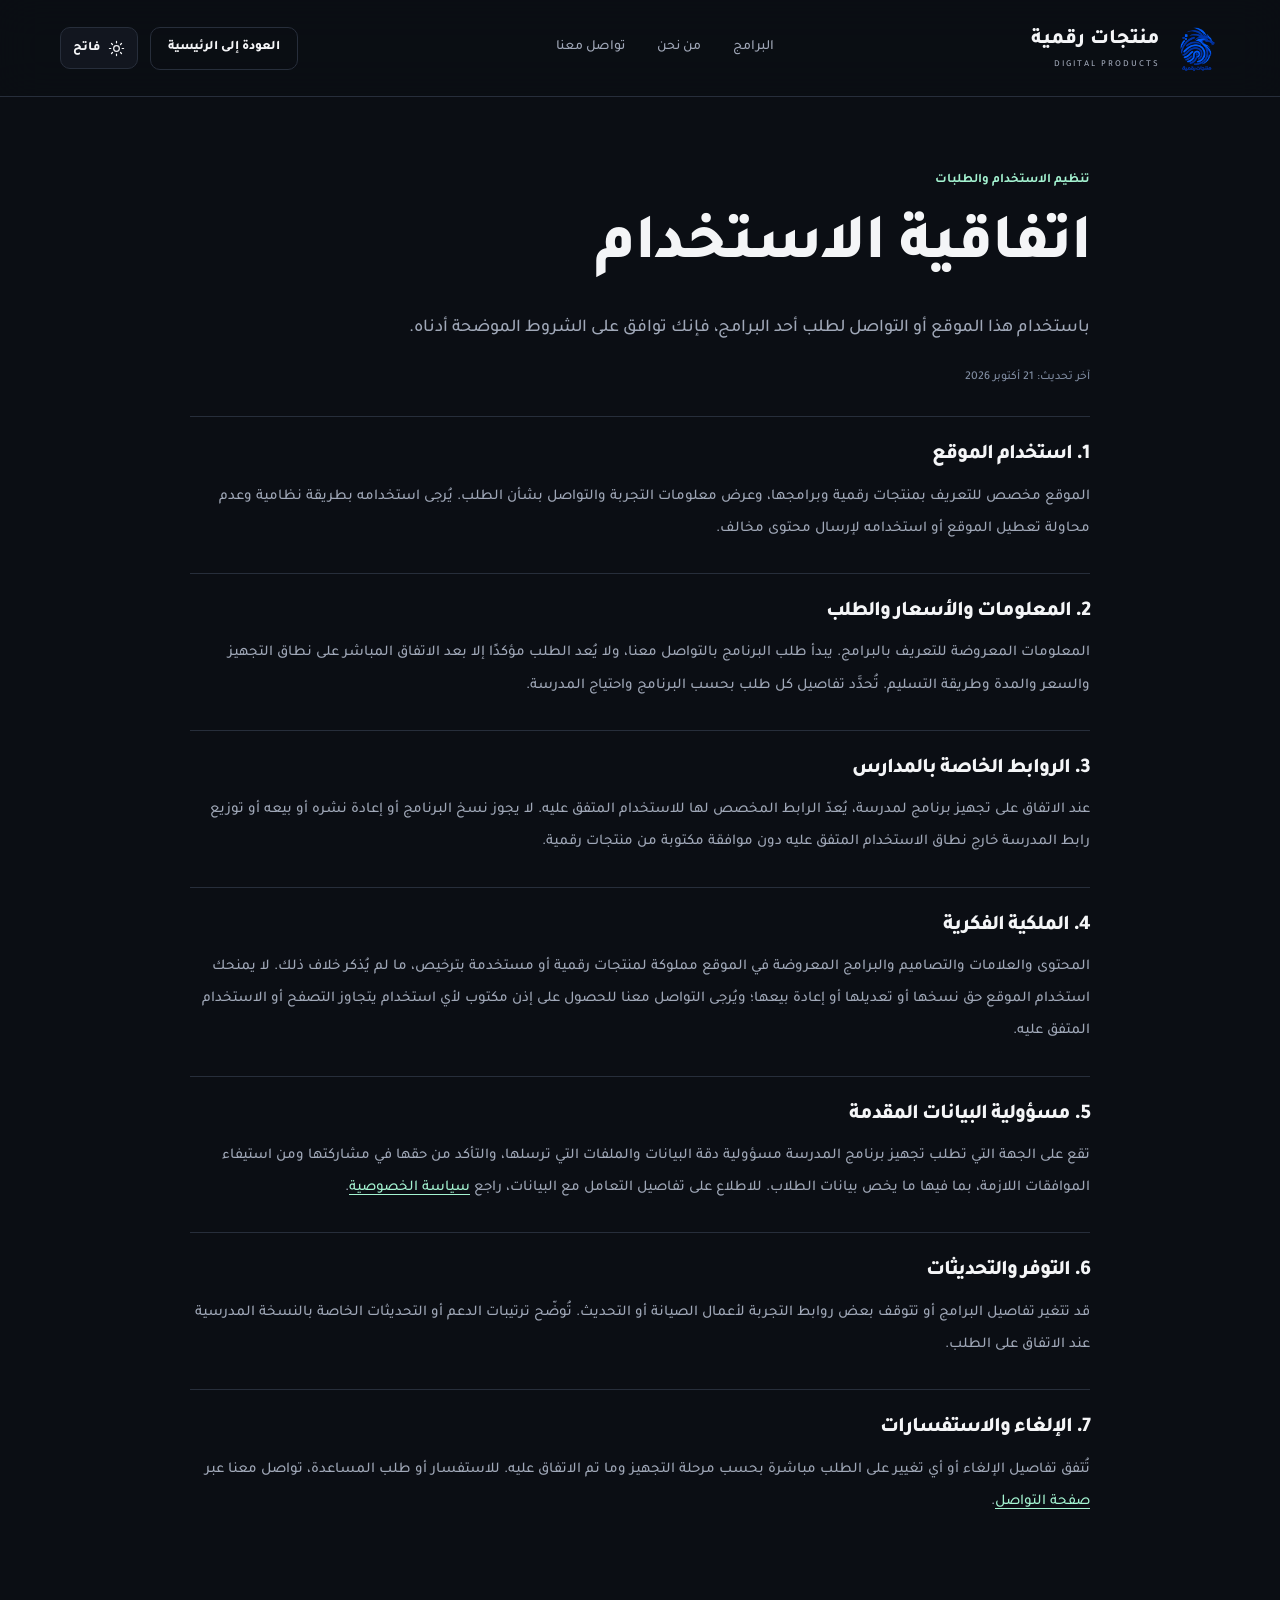
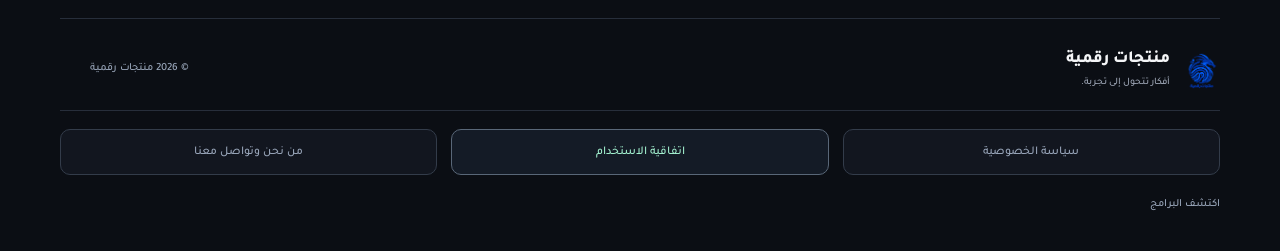
<file: terms.html>
<!doctype html><html lang="ar" dir="rtl"><head><meta charset="UTF-8"><meta name="viewport" content="width=device-width,initial-scale=1"><meta name="theme-color" content="#0b0e14"><title>اتفاقية الاستخدام | منتجات رقمية</title><meta name="description" content="شروط استخدام موقع وبرامج منتجات رقمية."><link rel="icon" href="assets/logo.png"><link rel="preconnect" href="https://fonts.googleapis.com"><link rel="preconnect" href="https://fonts.gstatic.com" crossorigin><link href="https://fonts.googleapis.com/css2?family=Tajawal:wght@400;500;700;800;900&display=swap" rel="stylesheet"><script src="assets/theme.js?v=1"></script><link rel="stylesheet" href="assets/styles.css?v=9"><link rel="stylesheet" href="assets/legal.css?v=2"></head><body><a class="skip" href="#main">انتقل إلى المحتوى</a><header class="header"><div class="wrap nav"><a class="brand" href="index.html"><img src="assets/logo.png" width="48" height="48" alt=""><span>منتجات رقمية<small>DIGITAL PRODUCTS</small></span></a><nav aria-label="التنقل الرئيسي"><a href="index.html#programs">البرامج</a><a href="about.html">من نحن</a><a href="about.html#contact">تواصل معنا</a></nav><div class="nav-end"><a class="button small outline" href="index.html">العودة إلى الرئيسية</a><button class="theme-toggle" type="button" data-theme-toggle aria-label="التبديل إلى المظهر الفاتح" title="التبديل إلى المظهر الفاتح"><svg class="theme-sun" viewBox="0 0 24 24" fill="none" stroke="currentColor" stroke-width="1.7" stroke-linecap="round" aria-hidden="true"><circle cx="12" cy="12" r="4"/><path d="M12 2v2m0 16v2M4.93 4.93l1.42 1.42m11.3 11.3 1.42 1.42M2 12h2m16 0h2M4.93 19.07l1.42-1.42m11.3-11.3 1.42-1.42"/></svg><svg class="theme-moon" viewBox="0 0 24 24" fill="none" stroke="currentColor" stroke-width="1.7" stroke-linecap="round" stroke-linejoin="round" aria-hidden="true"><path d="M20.9 13A9 9 0 0 1 11 3.1 9 9 0 1 0 20.9 13Z"/></svg><span data-theme-label>فاتح</span></button></div></div></header><main id="main" class="wrap legal-page"><div class="legal-kicker">تنظيم الاستخدام والطلبات</div><h1>اتفاقية الاستخدام</h1><p class="legal-lead">باستخدام هذا الموقع أو التواصل لطلب أحد البرامج، فإنك توافق على الشروط الموضحة أدناه.</p><p class="updated">آخر تحديث: 21 أكتوبر 2026</p><section><h2>1. استخدام الموقع</h2><p>الموقع مخصص للتعريف بمنتجات رقمية وبرامجها، وعرض معلومات التجربة والتواصل بشأن الطلب. يُرجى استخدامه بطريقة نظامية وعدم محاولة تعطيل الموقع أو استخدامه لإرسال محتوى مخالف.</p></section><section><h2>2. المعلومات والأسعار والطلب</h2><p>المعلومات المعروضة للتعريف بالبرامج. يبدأ طلب البرنامج بالتواصل معنا، ولا يُعد الطلب مؤكدًا إلا بعد الاتفاق المباشر على نطاق التجهيز والسعر والمدة وطريقة التسليم. تُحدَّد تفاصيل كل طلب بحسب البرنامج واحتياج المدرسة.</p></section><section><h2>3. الروابط الخاصة بالمدارس</h2><p>عند الاتفاق على تجهيز برنامج لمدرسة، يُعدّ الرابط المخصص لها للاستخدام المتفق عليه. لا يجوز نسخ البرنامج أو إعادة نشره أو بيعه أو توزيع رابط المدرسة خارج نطاق الاستخدام المتفق عليه دون موافقة مكتوبة من منتجات رقمية.</p></section><section><h2>4. الملكية الفكرية</h2><p>المحتوى والعلامات والتصاميم والبرامج المعروضة في الموقع مملوكة لمنتجات رقمية أو مستخدمة بترخيص، ما لم يُذكر خلاف ذلك. لا يمنحك استخدام الموقع حق نسخها أو تعديلها أو إعادة بيعها؛ ويُرجى التواصل معنا للحصول على إذن مكتوب لأي استخدام يتجاوز التصفح أو الاستخدام المتفق عليه.</p></section><section><h2>5. مسؤولية البيانات المقدمة</h2><p>تقع على الجهة التي تطلب تجهيز برنامج المدرسة مسؤولية دقة البيانات والملفات التي ترسلها، والتأكد من حقها في مشاركتها ومن استيفاء الموافقات اللازمة، بما فيها ما يخص بيانات الطلاب. للاطلاع على تفاصيل التعامل مع البيانات، راجع <a href="privacy.html">سياسة الخصوصية</a>.</p></section><section><h2>6. التوفر والتحديثات</h2><p>قد تتغير تفاصيل البرامج أو تتوقف بعض روابط التجربة لأعمال الصيانة أو التحديث. تُوضّح ترتيبات الدعم أو التحديثات الخاصة بالنسخة المدرسية عند الاتفاق على الطلب.</p></section><section><h2>7. الإلغاء والاستفسارات</h2><p>تُتفق تفاصيل الإلغاء أو أي تغيير على الطلب مباشرة بحسب مرحلة التجهيز وما تم الاتفاق عليه. للاستفسار أو طلب المساعدة، تواصل معنا عبر <a href="about.html#contact">صفحة التواصل</a>.</p></section></main><footer class="wrap footer footer-with-links"><a class="brand" href="index.html"><img src="assets/logo.png" width="38" height="38" alt=""><span>منتجات رقمية<small>أفكار تتحول إلى تجربة.</small></span></a><p>© 2026 منتجات رقمية</p><nav class="footer-links" aria-label="روابط قانونية ومعلوماتية"><a href="privacy.html">سياسة الخصوصية</a><a href="terms.html" aria-current="page">اتفاقية الاستخدام</a><a href="about.html">من نحن وتواصل معنا</a></nav><a href="index.html#programs">اكتشف البرامج</a></footer></body></html>
</file>
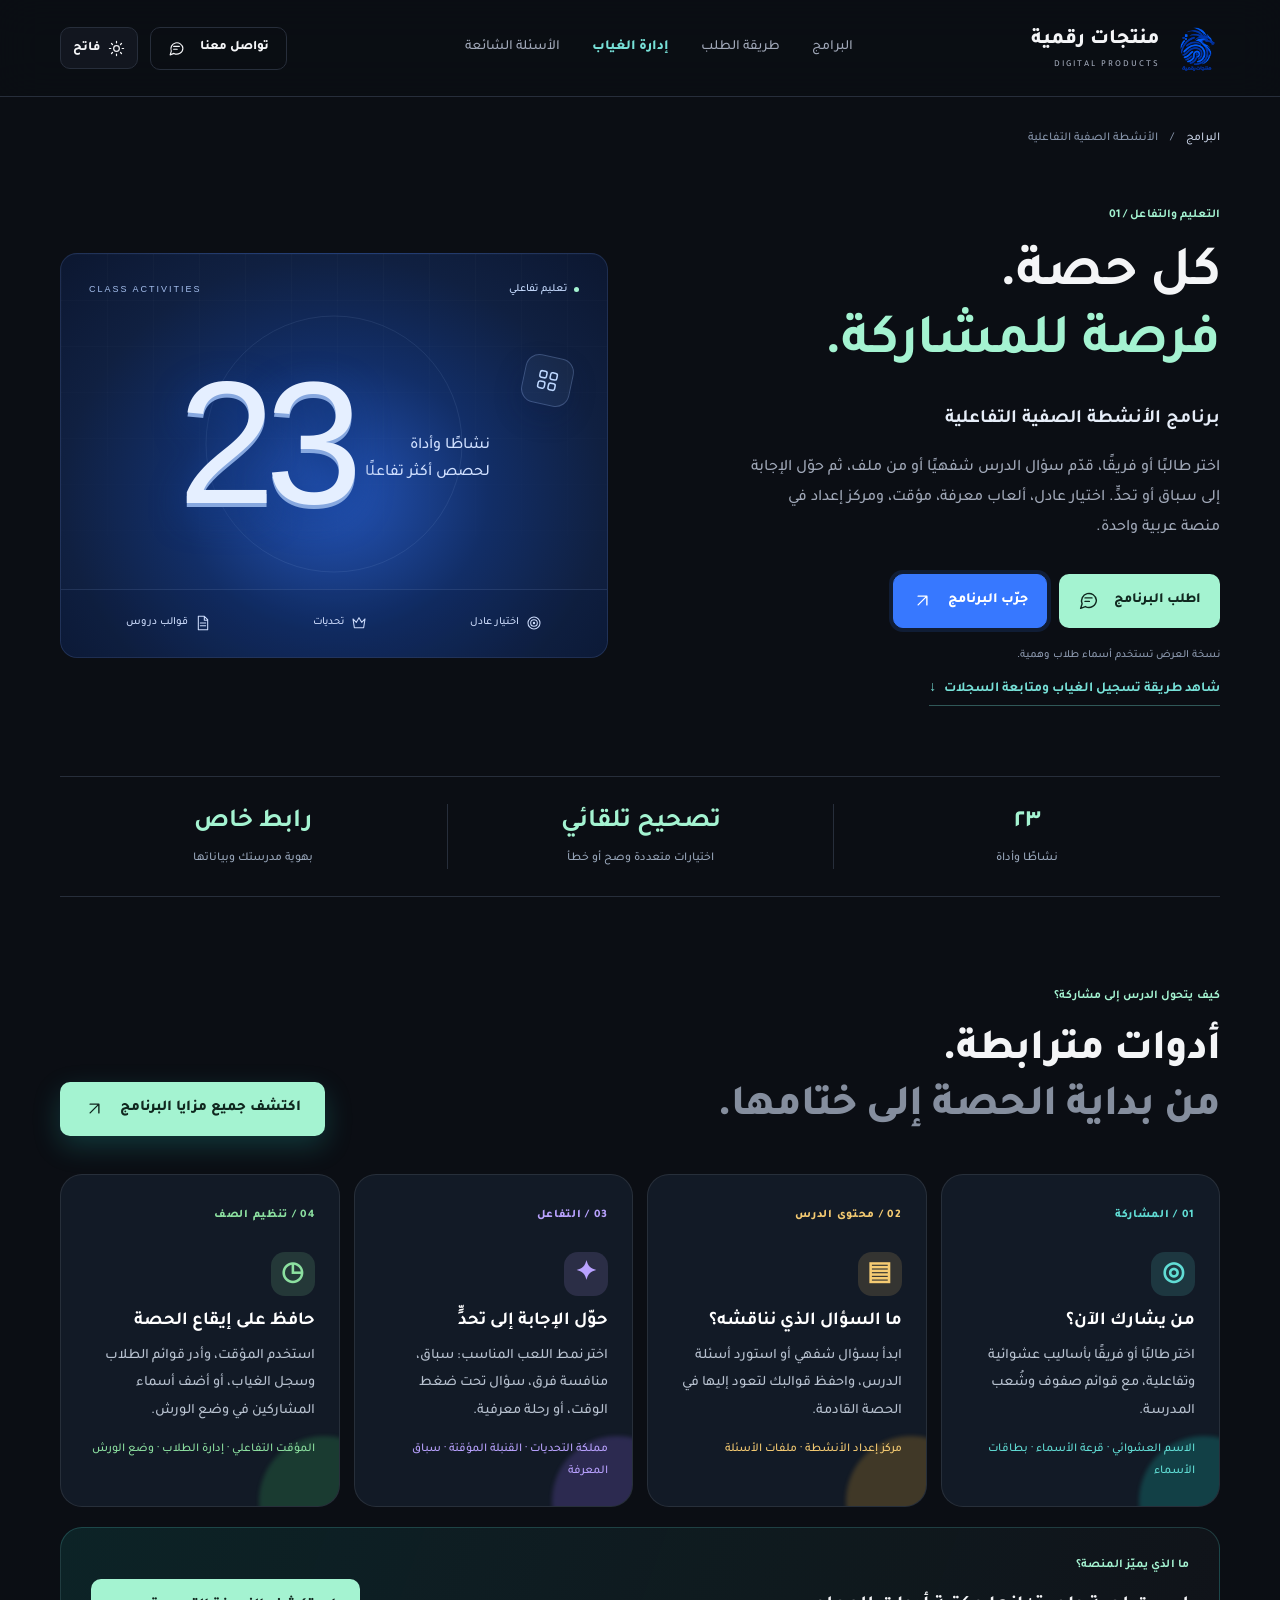
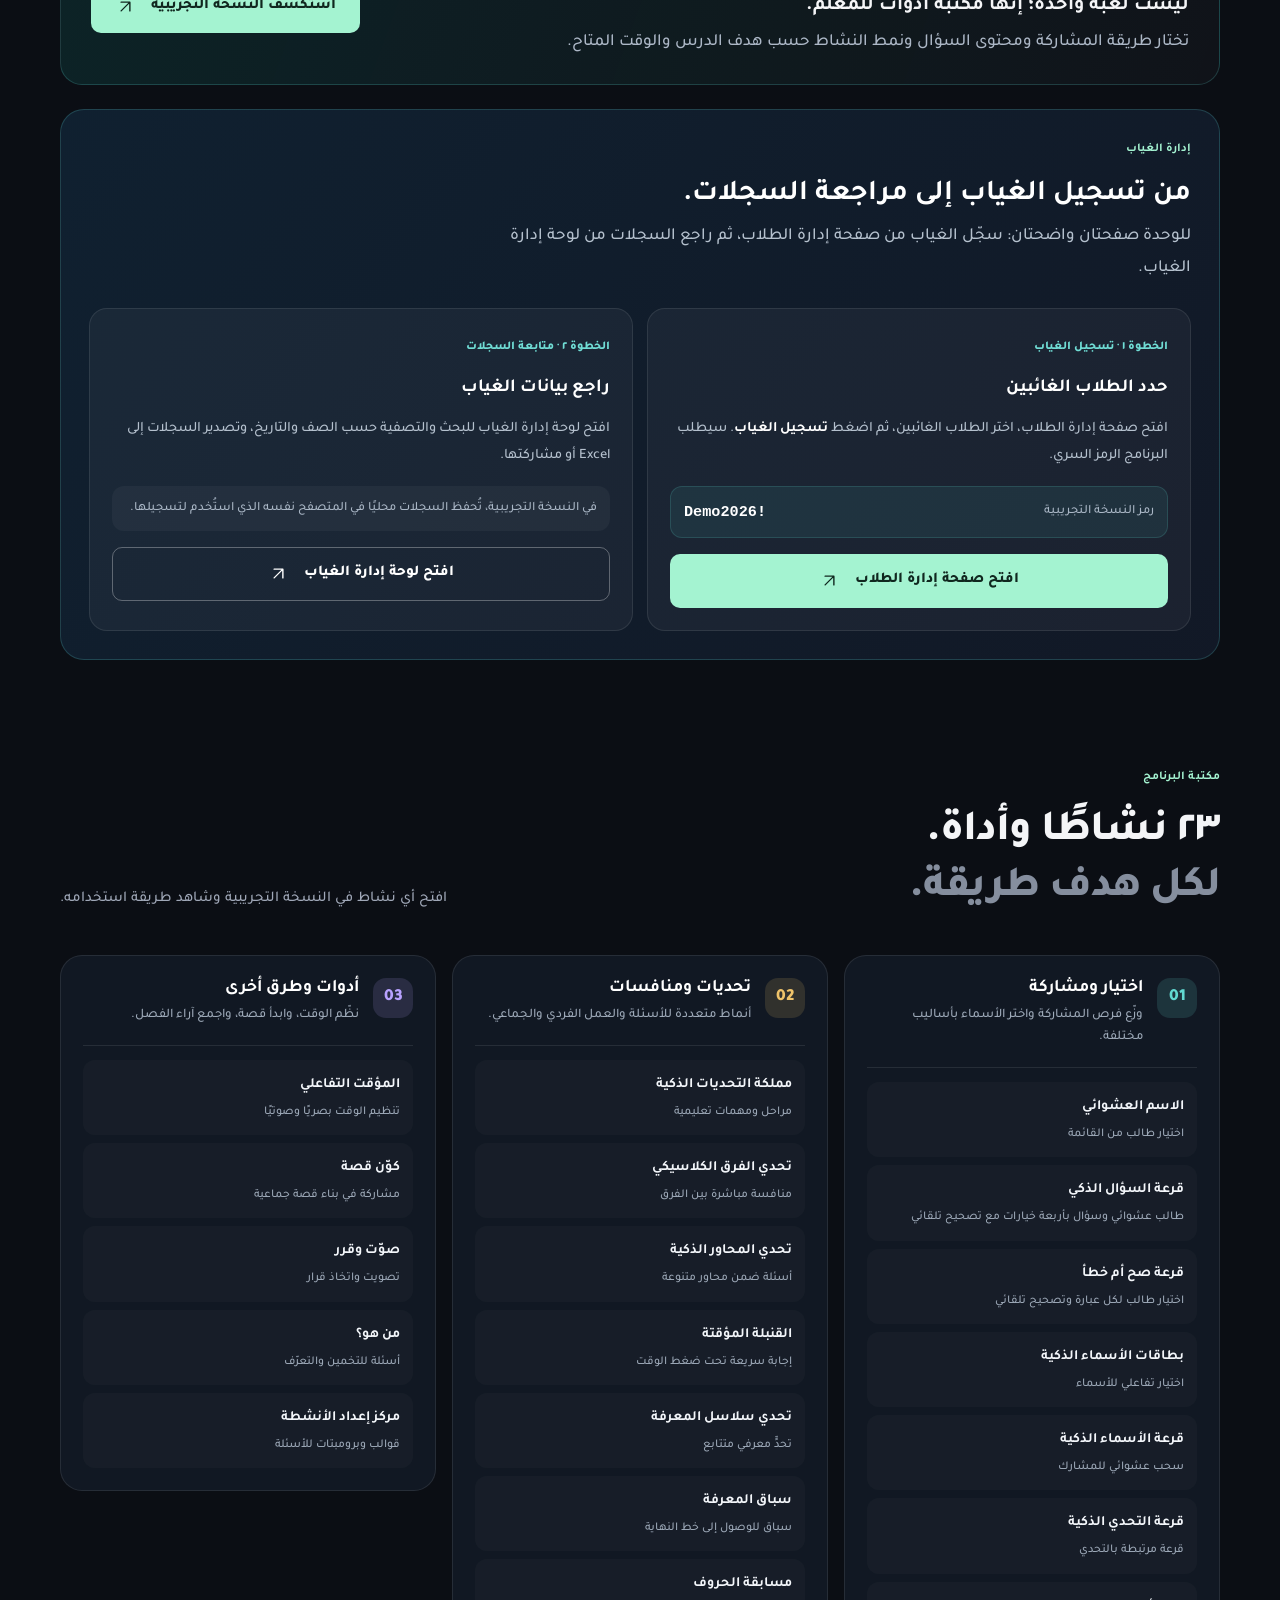
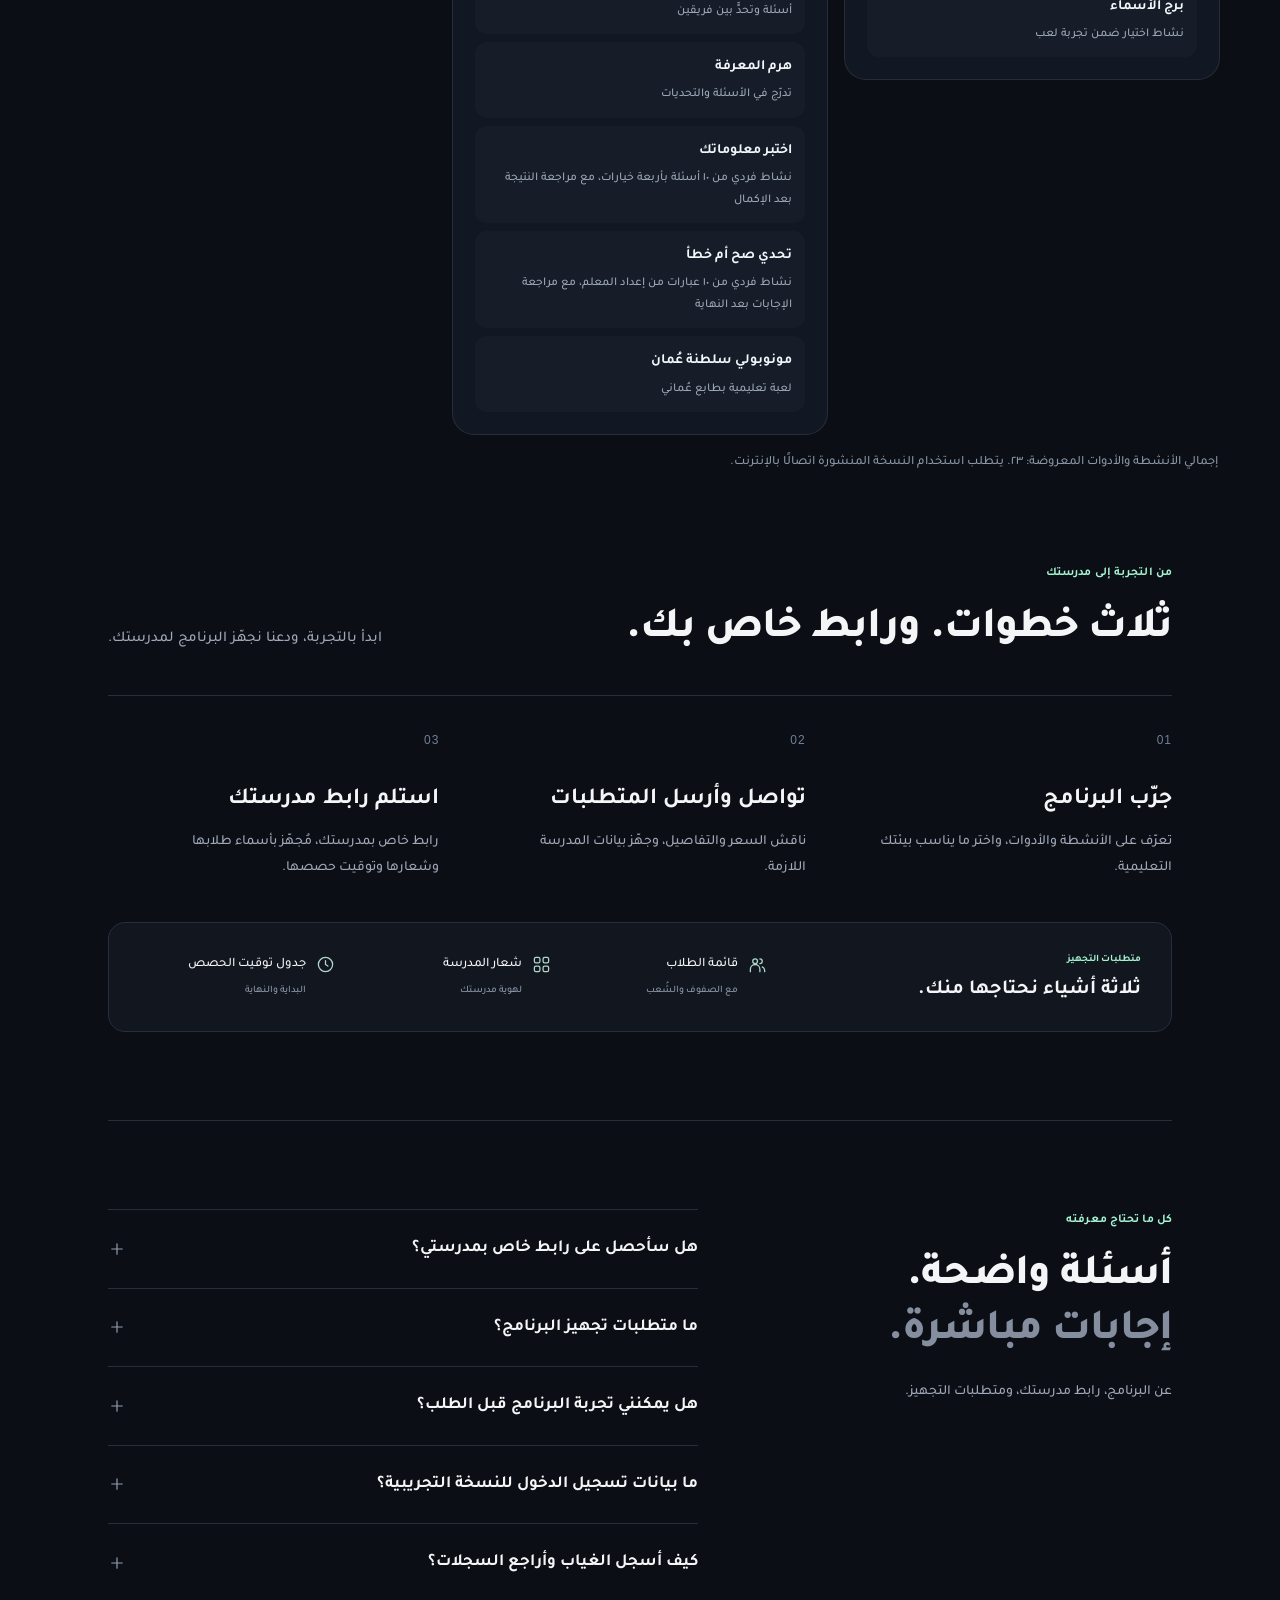
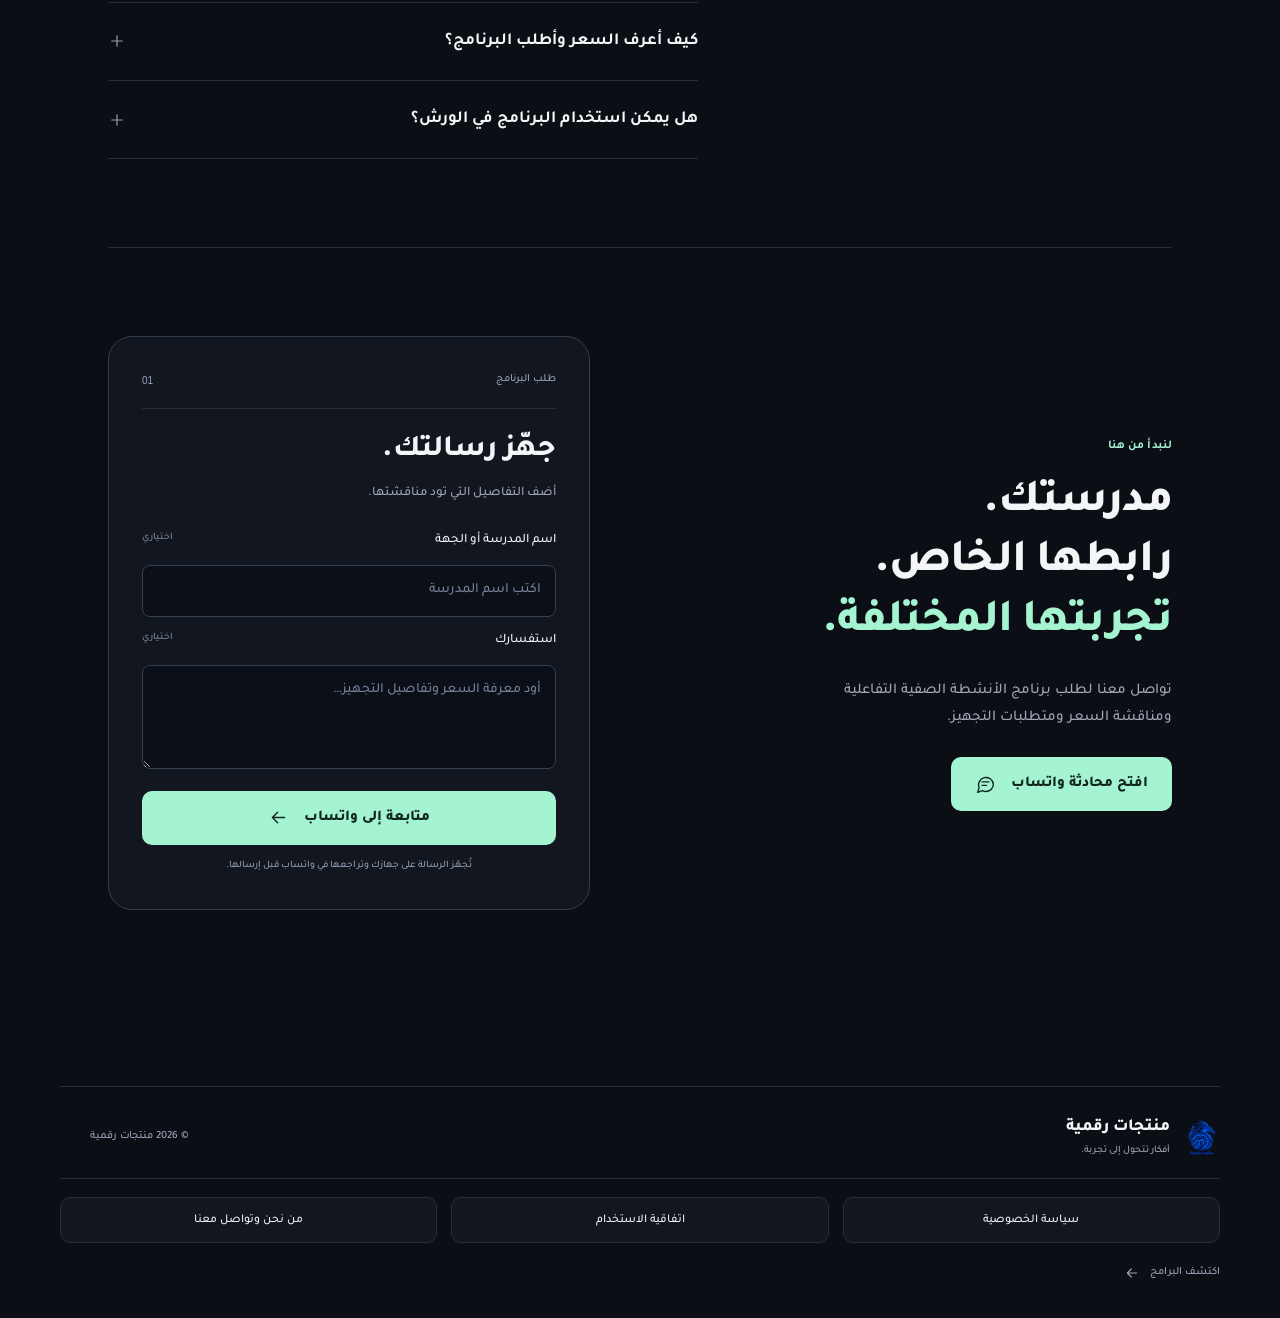
<file: programs/class-activities.html>
<!doctype html><html lang="ar" dir="rtl"><head><meta charset="UTF-8"><meta name="viewport" content="width=device-width,initial-scale=1"><meta name="theme-color" content="#0b0e14"><title>الأنشطة الصفية التفاعلية | منتجات رقمية</title><meta name="description" content="برامج عربية للتعليم والتفاعل. اكتشف برنامج الأنشطة الصفية التفاعلية واطلب رابطًا خاصًا بمدرستك."><link rel="icon" href="../assets/logo.png"><link rel="preconnect" href="https://fonts.googleapis.com"><link rel="preconnect" href="https://fonts.gstatic.com" crossorigin><link href="https://fonts.googleapis.com/css2?family=Tajawal:wght@400;500;700;800;900&display=swap" rel="stylesheet"><script src="../assets/theme.js?v=1"></script><link rel="stylesheet" href="../assets/styles.css?v=9"><style>
.classroom-flow{display:grid;grid-template-columns:repeat(4,minmax(0,1fr));gap:14px;margin-top:28px}
.flow-card{position:relative;min-height:250px;padding:24px;border-radius:22px;background:#121a26;border:1px solid rgba(255,255,255,.09);overflow:hidden;transition:transform .25s ease,border-color .25s ease}
.flow-card:hover{transform:translateY(-4px);border-color:rgba(88,214,209,.4)}
.flow-card:after{content:"";position:absolute;width:130px;height:130px;border-radius:50%;inset:auto -50px -60px auto;background:var(--flow-glow);filter:blur(2px);opacity:.24}
.flow-cyan{--flow-color:#61ddd5;--flow-glow:#17bcb0}.flow-gold{--flow-color:#f5cb72;--flow-glow:#d59b2e}.flow-violet{--flow-color:#b9a2ff;--flow-glow:#8060d8}.flow-green{--flow-color:#8ce0a0;--flow-glow:#37a65a}
.flow-index{font-size:.72rem;letter-spacing:.06em;color:var(--flow-color);font-weight:800}
.flow-icon{width:44px;height:44px;display:grid;place-items:center;margin:22px 0 14px;border-radius:14px;background:color-mix(in srgb,var(--flow-color) 15%,transparent);color:var(--flow-color);font-size:1.65rem;font-weight:700}
.flow-card h3{font-size:1.15rem;margin:0 0 10px;color:#fff}
.flow-card p{font-size:.9rem;line-height:1.9;color:#b8c2d0;margin:0}
.flow-examples{position:relative;z-index:1;display:block;margin-top:14px;font-size:.75rem;line-height:1.8;color:var(--flow-color)}
.platform-highlight{display:flex;align-items:center;justify-content:space-between;gap:24px;margin-top:20px;padding:26px 30px;border-radius:22px;background:linear-gradient(110deg,rgba(27,190,177,.12),rgba(255,255,255,.025));border:1px solid rgba(97,221,213,.2)}
.platform-highlight h3{font-size:1.25rem;margin:8px 0}.platform-highlight p{max-width:650px;color:#adb8c7;line-height:1.85;margin:0}
.activity-library{padding-top:18px}
.activity-categories{display:grid;grid-template-columns:repeat(3,minmax(0,1fr));align-items:start;gap:16px;margin-top:28px}
.activity-category{padding:22px;border-radius:22px;background:#111823;border:1px solid rgba(255,255,255,.09)}
.category-cyan{--category-color:#62d9d1}.category-gold{--category-color:#efc36a}.category-violet{--category-color:#b9a2ff}
.category-heading{display:flex;align-items:flex-start;gap:14px;padding-bottom:18px;border-bottom:1px solid rgba(255,255,255,.09)}
.category-number{display:grid;place-items:center;flex:0 0 40px;height:40px;border-radius:13px;background:color-mix(in srgb,var(--category-color) 14%,transparent);color:var(--category-color);font-weight:900}
.category-heading h3{margin:0 0 5px;font-size:1.1rem;color:#fff}.category-heading p{margin:0;color:#9da9b8;font-size:.82rem;line-height:1.7}
.activity-links{display:grid;gap:8px;padding-top:14px}
.activity-links a{display:grid;gap:3px;padding:11px 12px;border-radius:12px;color:#f3f6fa;text-decoration:none;background:rgba(255,255,255,.025);border:1px solid transparent;transition:background .2s,border-color .2s,transform .2s}
.activity-links a:hover,.activity-links a:focus-visible{background:rgba(255,255,255,.06);border-color:color-mix(in srgb,var(--category-color) 38%,transparent);transform:translateX(-2px);outline:none}
.activity-links strong{font-size:.88rem;font-weight:700}.activity-links span{font-size:.75rem;color:#9da9b8}
.library-footnote{margin:16px 2px 0;color:#8996a6;font-size:.8rem}
@media(max-width:900px){.classroom-flow{grid-template-columns:repeat(2,minmax(0,1fr))}.activity-categories{grid-template-columns:1fr 1fr}.activity-category:last-child{grid-column:1/-1}}
@media(max-width:620px){.classroom-flow,.activity-categories{grid-template-columns:1fr}.activity-category:last-child{grid-column:auto}.flow-card{min-height:0}.platform-highlight{align-items:flex-start;flex-direction:column;padding:22px}.platform-highlight .button{width:100%;justify-content:center}}
@media(prefers-reduced-motion:reduce){.flow-card,.activity-links a{transition:none}.flow-card:hover,.activity-links a:hover{transform:none}}
</style><style>.details-cta{box-shadow:0 10px 28px rgba(40,201,190,.22);white-space:nowrap}.details-cta:hover{transform:translateY(-2px);box-shadow:0 14px 32px rgba(40,201,190,.3)}@media(max-width:620px){.details-cta{width:100%;justify-content:center}}.absence-feature{margin-top:24px;padding:28px;border-radius:24px;background:linear-gradient(130deg,rgba(16,33,49,.98),rgba(18,25,39,.98));border:1px solid rgba(97,221,213,.2)}.absence-intro{max-width:720px;margin-bottom:22px}.absence-intro h3{font-size:clamp(1.35rem,3vw,1.8rem);margin:8px 0;color:#fff}.absence-intro p{color:#b5c1ce;line-height:1.9;margin:0}.absence-steps{display:grid;grid-template-columns:repeat(2,minmax(0,1fr));gap:14px}.absence-card{padding:22px;border-radius:18px;background:rgba(255,255,255,.045);border:1px solid rgba(255,255,255,.09)}.absence-step{font-size:.75rem;font-weight:800;color:#70ddd5}.absence-card h4{margin:10px 0;font-size:1.15rem;color:#fff}.absence-card p{margin:0 0 16px;color:#b5c1ce;font-size:.9rem;line-height:1.85}.absence-card p strong{color:#fff}.absence-code{display:flex;align-items:center;justify-content:space-between;gap:10px;margin:0 0 16px;padding:11px 13px;border-radius:12px;background:rgba(97,221,213,.08);border:1px solid rgba(97,221,213,.16)}.absence-code span,.absence-note{font-size:.8rem;color:#aab7c6}.absence-code code{font-size:.95rem;color:#fff;font-weight:800;direction:ltr}.absence-note{margin:0 0 16px;padding:11px 13px;border-radius:12px;background:rgba(255,255,255,.04);line-height:1.8}.absence-card .button{width:100%;justify-content:center}.absence-feature .button.outline{color:#fff;border-color:rgba(255,255,255,.3)}.absence-feature .button.outline:hover{border-color:#70ddd5;color:#70ddd5}@media(max-width:620px){.absence-feature{padding:20px}.absence-steps{grid-template-columns:1fr}} .absence-jump{display:inline-flex;align-items:center;gap:8px;margin-top:10px;color:#77e1d8;font-size:.86rem;font-weight:700;text-decoration:none;border-bottom:1px solid rgba(119,225,216,.35);padding-bottom:3px}.absence-jump:hover{color:#fff;border-color:#fff}.nav a[href="#absence"]{color:#77e1d8;font-weight:800}</style></head><body><a class="skip" href="#main">انتقل إلى المحتوى</a><header class="header"><div class="wrap nav"><a class="brand" href="../index.html"><img src="../assets/logo.png" width="48" height="48" alt=""><span>منتجات رقمية<small>DIGITAL PRODUCTS</small></span></a><nav id="main-nav" aria-label="التنقل الرئيسي"><a href="../index.html#programs">البرامج</a><a href="../index.html#how">طريقة الطلب</a><a href="#absence">إدارة الغياب</a><a href="#faq">الأسئلة الشائعة</a></nav><div class="nav-end"><a class="button small outline" data-order="برنامج الأنشطة الصفية التفاعلية" href="https://api.whatsapp.com/send?phone=96894054911&amp;text=%D9%85%D8%B1%D8%AD%D8%A8%D9%8B%D8%A7%20%D9%85%D9%86%D8%AA%D8%AC%D8%A7%D8%AA%20%D8%B1%D9%82%D9%85%D9%8A%D8%A9%D8%8C%20%D8%A3%D8%B1%D8%BA%D8%A8%20%D9%81%D9%8A%20%D8%B7%D9%84%D8%A8%20%D8%A8%D8%B1%D9%86%D8%A7%D9%85%D8%AC%20%D8%A7%D9%84%D8%A3%D9%86%D8%B4%D8%B7%D8%A9%20%D8%A7%D9%84%D8%B5%D9%81%D9%8A%D8%A9%20%D8%A7%D9%84%D8%AA%D9%81%D8%A7%D8%B9%D9%84%D9%8A%D8%A9%20%D9%84%D9%85%D8%AF%D8%B1%D8%B3%D8%AA%D9%8A%20%D9%88%D9%85%D8%B9%D8%B1%D9%81%D8%A9%20%D8%A7%D9%84%D8%B3%D8%B9%D8%B1%20%D9%88%D8%AA%D9%81%D8%A7%D8%B5%D9%8A%D9%84%20%D8%A7%D9%84%D8%AA%D8%AC%D9%87%D9%8A%D8%B2." target="_blank" rel="noopener noreferrer">تواصل معنا<svg viewBox="0 0 24 24" fill="none" stroke="currentColor" stroke-width="1.6" stroke-linecap="round" stroke-linejoin="round" aria-hidden="true"><path d="M21 11.5a8.5 8.5 0 0 1-12.6 7.4L3 21l1.7-5.3A8.5 8.5 0 1 1 21 11.5Z"/><path d="M8 9h8m-8 4h5"/></svg></a><button class="menu-toggle" aria-expanded="false" aria-controls="main-nav" aria-label="فتح القائمة"><svg viewBox="0 0 24 24" fill="none" stroke="currentColor" stroke-width="1.6" stroke-linecap="round" stroke-linejoin="round" aria-hidden="true"><path d="M4 7h16M4 12h16M4 17h16"/></svg></button><button class="theme-toggle" type="button" data-theme-toggle aria-label="التبديل إلى المظهر الفاتح" title="التبديل إلى المظهر الفاتح"><svg class="theme-sun" viewBox="0 0 24 24" fill="none" stroke="currentColor" stroke-width="1.7" stroke-linecap="round" aria-hidden="true"><circle cx="12" cy="12" r="4"/><path d="M12 2v2m0 16v2M4.93 4.93l1.42 1.42m11.3 11.3 1.42 1.42M2 12h2m16 0h2M4.93 19.07l1.42-1.42m11.3-11.3 1.42-1.42"/></svg><svg class="theme-moon" viewBox="0 0 24 24" fill="none" stroke="currentColor" stroke-width="1.7" stroke-linecap="round" stroke-linejoin="round" aria-hidden="true"><path d="M20.9 13A9 9 0 0 1 11 3.1 9 9 0 1 0 20.9 13Z"/></svg><span data-theme-label>فاتح</span></button></div></div></header><main id="main"><div class="wrap breadcrumbs"><a href="../index.html#programs">البرامج</a><span>/</span> الأنشطة الصفية التفاعلية</div><section class="wrap product-hero"><div><span class="eyebrow">التعليم والتفاعل / 01</span><h1>كل حصة.<br><span class="accent">فرصة للمشاركة.</span></h1><p class="product-subtitle">برنامج الأنشطة الصفية التفاعلية</p><p>اختر طالبًا أو فريقًا، قدّم سؤال الدرس شفهيًا أو من ملف، ثم حوّل الإجابة إلى سباق أو تحدٍّ. اختيار عادل، ألعاب معرفة، مؤقت، ومركز إعداد في منصة عربية واحدة.</p><div class="hero-actions"><a class="button primary" data-order="برنامج الأنشطة الصفية التفاعلية" href="https://api.whatsapp.com/send?phone=96894054911&amp;text=%D9%85%D8%B1%D8%AD%D8%A8%D9%8B%D8%A7%20%D9%85%D9%86%D8%AA%D8%AC%D8%A7%D8%AA%20%D8%B1%D9%82%D9%85%D9%8A%D8%A9%D8%8C%20%D8%A3%D8%B1%D8%BA%D8%A8%20%D9%81%D9%8A%20%D8%B7%D9%84%D8%A8%20%D8%A8%D8%B1%D9%86%D8%A7%D9%85%D8%AC%20%D8%A7%D9%84%D8%A3%D9%86%D8%B4%D8%B7%D8%A9%20%D8%A7%D9%84%D8%B5%D9%81%D9%8A%D8%A9%20%D8%A7%D9%84%D8%AA%D9%81%D8%A7%D8%B9%D9%84%D9%8A%D8%A9%20%D9%84%D9%85%D8%AF%D8%B1%D8%B3%D8%AA%D9%8A%20%D9%88%D9%85%D8%B9%D8%B1%D9%81%D8%A9%20%D8%A7%D9%84%D8%B3%D8%B9%D8%B1%20%D9%88%D8%AA%D9%81%D8%A7%D8%B5%D9%8A%D9%84%20%D8%A7%D9%84%D8%AA%D8%AC%D9%87%D9%8A%D8%B2." target="_blank" rel="noopener noreferrer">اطلب البرنامج<svg viewBox="0 0 24 24" fill="none" stroke="currentColor" stroke-width="1.6" stroke-linecap="round" stroke-linejoin="round" aria-hidden="true"><path d="M21 11.5a8.5 8.5 0 0 1-12.6 7.4L3 21l1.7-5.3A8.5 8.5 0 1 1 21 11.5Z"/><path d="M8 9h8m-8 4h5"/></svg></a><a class="button trial-button" data-demo href="https://activitiesclass.github.io/class-activities-platform/">جرّب البرنامج <svg viewBox="0 0 24 24" fill="none" stroke="currentColor" stroke-width="1.6" stroke-linecap="round" stroke-linejoin="round" aria-hidden="true"><path d="M7 17 17 7M7 7h10v10"/></svg></a></div><p class="demo-disclaimer">نسخة العرض تستخدم أسماء طلاب وهمية.</p><a class="absence-jump" href="#absence">شاهد طريقة تسجيل الغياب ومتابعة السجلات <span aria-hidden="true">↓</span></a></div><div class="product-art" aria-label="٢٣ نشاطًا وأداة للتعليم التفاعلي"><div class="art-grid"></div><div class="art-top"><span>CLASS ACTIVITIES</span><span class="live-dot">تعليم تفاعلي</span></div><div class="art-core"><div class="art-icon"><svg viewBox="0 0 24 24" fill="none" stroke="currentColor" stroke-width="1.6" stroke-linecap="round" stroke-linejoin="round" aria-hidden="true"><rect x="3" y="3" width="7" height="7" rx="2"/><rect x="14" y="3" width="7" height="7" rx="2"/><rect x="3" y="14" width="7" height="7" rx="2"/><rect x="14" y="14" width="7" height="7" rx="2"/></svg></div><span class="art-number" aria-hidden="true">23</span><span class="art-caption">نشاطًا وأداة<br>لحصص أكثر تفاعلًا</span></div><div class="art-bottom"><span><svg viewBox="0 0 24 24" fill="none" stroke="currentColor" stroke-width="1.6" stroke-linecap="round" stroke-linejoin="round" aria-hidden="true"><circle cx="12" cy="12" r="9"/><circle cx="12" cy="12" r="5"/><circle cx="12" cy="12" r="1"/></svg> اختيار عادل</span><span><svg viewBox="0 0 24 24" fill="none" stroke="currentColor" stroke-width="1.6" stroke-linecap="round" stroke-linejoin="round" aria-hidden="true"><path d="m3 6 5 5 4-7 4 7 5-5-2 13H5Z"/></svg> تحديات</span><span><svg viewBox="0 0 24 24" fill="none" stroke="currentColor" stroke-width="1.6" stroke-linecap="round" stroke-linejoin="round" aria-hidden="true"><path d="M14 2H5v20h14V7Zm0 0v6h5M8 12h8m-8 4h8"/></svg> قوالب دروس</span></div></div></section><section class="wrap facts"><div><strong>٢٣</strong><span>نشاطًا وأداة</span></div><div><strong>تصحيح تلقائي</strong><span>اختيارات متعددة وصح أو خطأ</span></div><div><strong>رابط خاص</strong><span>بهوية مدرستك وبياناتها</span></div></section><section class="wrap section"><div class="section-head"><div><span class="eyebrow">كيف يتحول الدرس إلى مشاركة؟</span><h2>أدوات مترابطة.<br><span class="muted">من بداية الحصة إلى ختامها.</span></h2></div><a class="button primary details-cta" href="https://activitiesclass.github.io/class-activities-platform/about.html">اكتشف جميع مزايا البرنامج <svg viewBox="0 0 24 24" fill="none" stroke="currentColor" stroke-width="1.6" stroke-linecap="round" stroke-linejoin="round" aria-hidden="true"><path d="M7 17 17 7M7 7h10v10"/></svg></a></div><div class="classroom-flow">
<article class="flow-card flow-cyan"><span class="flow-index">01 / المشاركة</span><div class="flow-icon" aria-hidden="true">◎</div><h3>من يشارك الآن؟</h3><p>اختر طالبًا أو فريقًا بأساليب عشوائية وتفاعلية، مع قوائم صفوف وشُعب المدرسة.</p><span class="flow-examples">الاسم العشوائي · قرعة الأسماء · بطاقات الأسماء</span></article>
<article class="flow-card flow-gold"><span class="flow-index">02 / محتوى الدرس</span><div class="flow-icon" aria-hidden="true">▤</div><h3>ما السؤال الذي نناقشه؟</h3><p>ابدأ بسؤال شفهي أو استورد أسئلة الدرس، واحفظ قوالبك لتعود إليها في الحصة القادمة.</p><span class="flow-examples">مركز إعداد الأنشطة · ملفات الأسئلة</span></article>
<article class="flow-card flow-violet"><span class="flow-index">03 / التفاعل</span><div class="flow-icon" aria-hidden="true">✦</div><h3>حوّل الإجابة إلى تحدٍّ</h3><p>اختر نمط اللعب المناسب: سباق، منافسة فرق، سؤال تحت ضغط الوقت، أو رحلة معرفية.</p><span class="flow-examples">مملكة التحديات · القنبلة المؤقتة · سباق المعرفة</span></article>
<article class="flow-card flow-green"><span class="flow-index">04 / تنظيم الصف</span><div class="flow-icon" aria-hidden="true">◷</div><h3>حافظ على إيقاع الحصة</h3><p>استخدم المؤقت، وأدر قوائم الطلاب وسجل الغياب، أو أضف أسماء المشاركين في وضع الورش.</p><span class="flow-examples">المؤقت التفاعلي · إدارة الطلاب · وضع الورش</span></article>
</div>
<div class="platform-highlight"><div><span class="eyebrow">ما الذي يميّز المنصة؟</span><h3>ليست لعبة واحدة؛ إنها مكتبة أدوات للمعلم.</h3><p>تختار طريقة المشاركة ومحتوى السؤال ونمط النشاط حسب هدف الدرس والوقت المتاح.</p></div><a class="button primary" data-demo href="https://activitiesclass.github.io/class-activities-platform/">استكشف النسخة التجريبية <svg viewBox="0 0 24 24" fill="none" stroke="currentColor" stroke-width="1.6" stroke-linecap="round" stroke-linejoin="round" aria-hidden="true"><path d="M7 17 17 7M7 7h10v10"/></svg></a></div>
<div class="absence-feature" id="absence">
<div class="absence-intro"><span class="eyebrow">إدارة الغياب</span><h3>من تسجيل الغياب إلى مراجعة السجلات.</h3><p>للوحدة صفحتان واضحتان: سجّل الغياب من صفحة إدارة الطلاب، ثم راجع السجلات من لوحة إدارة الغياب.</p></div>
<div class="absence-steps">
<article class="absence-card"><span class="absence-step">الخطوة ١ · تسجيل الغياب</span><h4>حدد الطلاب الغائبين</h4><p>افتح صفحة إدارة الطلاب، اختر الطلاب الغائبين، ثم اضغط <strong>تسجيل الغياب</strong>. سيطلب البرنامج الرمز السري.</p><div class="absence-code"><span>رمز النسخة التجريبية</span><code>Demo2026!</code></div><a class="button primary" href="https://activitiesclass.github.io/class-activities-platform/student-management.html" target="_blank" rel="noopener noreferrer">افتح صفحة إدارة الطلاب <svg viewBox="0 0 24 24" fill="none" stroke="currentColor" stroke-width="1.6" stroke-linecap="round" stroke-linejoin="round" aria-hidden="true"><path d="M7 17 17 7M7 7h10v10"/></svg></a></article>
<article class="absence-card"><span class="absence-step">الخطوة ٢ · متابعة السجلات</span><h4>راجع بيانات الغياب</h4><p>افتح لوحة إدارة الغياب للبحث والتصفية حسب الصف والتاريخ، وتصدير السجلات إلى Excel أو مشاركتها.</p><div class="absence-note">في النسخة التجريبية، تُحفظ السجلات محليًا في المتصفح نفسه الذي استُخدم لتسجيلها.</div><a class="button outline" href="https://activitiesclass.github.io/class-activities-platform/absence-dashboard.html" target="_blank" rel="noopener noreferrer">افتح لوحة إدارة الغياب <svg viewBox="0 0 24 24" fill="none" stroke="currentColor" stroke-width="1.6" stroke-linecap="round" stroke-linejoin="round" aria-hidden="true"><path d="M7 17 17 7M7 7h10v10"/></svg></a></article>
</div></div>
</section>
<section class="wrap section activity-library" id="activities">
<div class="section-head"><div><span class="eyebrow">مكتبة البرنامج</span><h2>٢٣ نشاطًا وأداة.<br><span class="muted">لكل هدف طريقة.</span></h2></div><p>افتح أي نشاط في النسخة التجريبية وشاهد طريقة استخدامه.</p></div>
<div class="activity-categories">
<article class="activity-category category-cyan"><div class="category-heading"><span class="category-number">01</span><div><h3>اختيار ومشاركة</h3><p>وزّع فرص المشاركة واختر الأسماء بأساليب مختلفة.</p></div></div><div class="activity-links">
<a href="https://activitiesclass.github.io/class-activities-platform/activities/random.html" target="_blank" rel="noopener noreferrer"><strong>الاسم العشوائي</strong><span>اختيار طالب من القائمة</span></a> <a href="https://activitiesclass.github.io/class-activities-platform/activities/random-question.html" target="_blank" rel="noopener noreferrer"><strong>قرعة السؤال الذكي</strong><span>طالب عشوائي وسؤال بأربعة خيارات مع تصحيح تلقائي</span></a> <a href="https://activitiesclass.github.io/class-activities-platform/activities/random-true-false.html" target="_blank" rel="noopener noreferrer"><strong>قرعة صح أم خطأ</strong><span>اختيار طالب لكل عبارة وتصحيح تلقائي</span></a>
<a href="https://activitiesclass.github.io/class-activities-platform/activities/names-wheel.html" target="_blank" rel="noopener noreferrer"><strong>بطاقات الأسماء الذكية</strong><span>اختيار تفاعلي للأسماء</span></a>
<a href="https://activitiesclass.github.io/class-activities-platform/activities/quraa.html" target="_blank" rel="noopener noreferrer"><strong>قرعة الأسماء الذكية</strong><span>سحب عشوائي للمشارك</span></a>
<a href="https://activitiesclass.github.io/class-activities-platform/activities/quraa-challenge.html" target="_blank" rel="noopener noreferrer"><strong>قرعة التحدي الذكية</strong><span>قرعة مرتبطة بالتحدي</span></a>
<a href="https://activitiesclass.github.io/class-activities-platform/activities/tower-game.html" target="_blank" rel="noopener noreferrer"><strong>برج الأسماء</strong><span>نشاط اختيار ضمن تجربة لعب</span></a>
</div></article>
<article class="activity-category category-gold"><div class="category-heading"><span class="category-number">02</span><div><h3>تحديات ومنافسات</h3><p>أنماط متعددة للأسئلة والعمل الفردي والجماعي.</p></div></div><div class="activity-links">
<a href="https://activitiesclass.github.io/class-activities-platform/activities/challenges-ultimate.html" target="_blank" rel="noopener noreferrer"><strong>مملكة التحديات الذكية</strong><span>مراحل ومهمات تعليمية</span></a>
<a href="https://activitiesclass.github.io/class-activities-platform/activities/challenges.html" target="_blank" rel="noopener noreferrer"><strong>تحدي الفرق الكلاسيكي</strong><span>منافسة مباشرة بين الفرق</span></a>
<a href="https://activitiesclass.github.io/class-activities-platform/activities/axis-challenge.html" target="_blank" rel="noopener noreferrer"><strong>تحدي المحاور الذكية</strong><span>أسئلة ضمن محاور متنوعة</span></a>
<a href="https://activitiesclass.github.io/class-activities-platform/activities/bomb-timer.html" target="_blank" rel="noopener noreferrer"><strong>القنبلة المؤقتة</strong><span>إجابة سريعة تحت ضغط الوقت</span></a>
<a href="https://activitiesclass.github.io/class-activities-platform/activities/knowledge-chains.html" target="_blank" rel="noopener noreferrer"><strong>تحدي سلاسل المعرفة</strong><span>تحدٍّ معرفي متتابع</span></a>
<a href="https://activitiesclass.github.io/class-activities-platform/activities/knowledge-race.html" target="_blank" rel="noopener noreferrer"><strong>سباق المعرفة</strong><span>سباق للوصول إلى خط النهاية</span></a>
<a href="https://activitiesclass.github.io/class-activities-platform/activities/Blockbusters.html" target="_blank" rel="noopener noreferrer"><strong>مسابقة الحروف</strong><span>أسئلة وتحدٍّ بين فريقين</span></a>
<a href="https://activitiesclass.github.io/class-activities-platform/activities/pyramid-knowledge.html" target="_blank" rel="noopener noreferrer"><strong>هرم المعرفة</strong><span>تدرّج في الأسئلة والتحديات</span></a>
<a href="https://activitiesclass.github.io/class-activities-platform/activities/individual-quiz.html" target="_blank" rel="noopener noreferrer"><strong>اختبر معلوماتك</strong><span>نشاط فردي من ١٠ أسئلة بأربعة خيارات، مع مراجعة النتيجة بعد الإكمال</span></a>
<a href="https://activitiesclass.github.io/class-activities-platform/activities/true-false.html" target="_blank" rel="noopener noreferrer"><strong>تحدي صح أم خطأ</strong><span>نشاط فردي من ١٠ عبارات من إعداد المعلم، مع مراجعة الإجابات بعد النهاية</span></a>
<a href="https://activitiesclass.github.io/class-activities-platform/activities/monopoly-oman.html" target="_blank" rel="noopener noreferrer"><strong>مونوبولي سلطنة عُمان</strong><span>لعبة تعليمية بطابع عُماني</span></a>
</div></article>
<article class="activity-category category-violet"><div class="category-heading"><span class="category-number">03</span><div><h3>أدوات وطرق أخرى</h3><p>نظّم الوقت، وابدأ قصة، واجمع آراء الفصل.</p></div></div><div class="activity-links">
<a href="https://activitiesclass.github.io/class-activities-platform/activities/timer.html" target="_blank" rel="noopener noreferrer"><strong>المؤقت التفاعلي</strong><span>تنظيم الوقت بصريًا وصوتيًا</span></a>
<a href="https://activitiesclass.github.io/class-activities-platform/activities/create-story.html" target="_blank" rel="noopener noreferrer"><strong>كوّن قصة</strong><span>مشاركة في بناء قصة جماعية</span></a>
<a href="https://activitiesclass.github.io/class-activities-platform/activities/vote.html" target="_blank" rel="noopener noreferrer"><strong>صوّت وقرر</strong><span>تصويت واتخاذ قرار</span></a>
<a href="https://activitiesclass.github.io/class-activities-platform/activities/whois.html" target="_blank" rel="noopener noreferrer"><strong>من هو؟</strong><span>أسئلة للتخمين والتعرّف</span></a>
<a href="https://activitiesclass.github.io/class-activities-platform/activity-builder.html" target="_blank" rel="noopener noreferrer"><strong>مركز إعداد الأنشطة</strong><span>قوالب وبرومبتات للأسئلة</span></a>

</div></article>
</div>
<p class="library-footnote">إجمالي الأنشطة والأدوات المعروضة: ٢٣. يتطلب استخدام النسخة المنشورة اتصالًا بالإنترنت.</p>
<section class="wrap section" id="how"><div class="section-head"><div><span class="eyebrow">من التجربة إلى مدرستك</span><h2>ثلاث خطوات. ورابط خاص بك.</h2></div><p>ابدأ بالتجربة، ودعنا نجهّز البرنامج لمدرستك.</p></div><div class="steps"><article><span class="step-index">01</span><h3>جرّب البرنامج</h3><p>تعرّف على الأنشطة والأدوات، واختر ما يناسب بيئتك التعليمية.</p></article><article><span class="step-index">02</span><h3>تواصل وأرسل المتطلبات</h3><p>ناقش السعر والتفاصيل، وجهّز بيانات المدرسة اللازمة.</p></article><article><span class="step-index">03</span><h3>استلم رابط مدرستك</h3><p>رابط خاص بمدرستك، مُجهّز بأسماء طلابها وشعارها وتوقيت حصصها.</p></article></div><div class="requirements"><div><span class="eyebrow">متطلبات التجهيز</span><h3>ثلاثة أشياء نحتاجها منك.</h3></div><ul><li><svg viewBox="0 0 24 24" fill="none" stroke="currentColor" stroke-width="1.6" stroke-linecap="round" stroke-linejoin="round" aria-hidden="true"><circle cx="9" cy="8" r="3"/><path d="M3 21v-3a6 6 0 0 1 12 0v3m0-16a3 3 0 0 1 0 6m3 4a5 5 0 0 1 3 4v2"/></svg><span>قائمة الطلاب<small>مع الصفوف والشُعب</small></span></li><li><svg viewBox="0 0 24 24" fill="none" stroke="currentColor" stroke-width="1.6" stroke-linecap="round" stroke-linejoin="round" aria-hidden="true"><rect x="3" y="3" width="7" height="7" rx="2"/><rect x="14" y="3" width="7" height="7" rx="2"/><rect x="3" y="14" width="7" height="7" rx="2"/><rect x="14" y="14" width="7" height="7" rx="2"/></svg><span>شعار المدرسة<small>لهوية مدرستك</small></span></li><li><svg viewBox="0 0 24 24" fill="none" stroke="currentColor" stroke-width="1.6" stroke-linecap="round" stroke-linejoin="round" aria-hidden="true"><circle cx="12" cy="12" r="9"/><path d="M12 7v5l3 2"/></svg><span>جدول توقيت الحصص<small>البداية والنهاية</small></span></li></ul></div></section><section class="wrap section faq-section" id="faq"><div class="section-intro"><span class="eyebrow">كل ما تحتاج معرفته</span><h2>أسئلة واضحة.<br><span class="muted">إجابات مباشرة.</span></h2><p>عن البرنامج، رابط مدرستك، ومتطلبات التجهيز.</p></div><div class="faq-list"><details><summary>هل سأحصل على رابط خاص بمدرستي؟<svg viewBox="0 0 24 24" fill="none" stroke="currentColor" stroke-width="1.6" stroke-linecap="round" stroke-linejoin="round" aria-hidden="true"><path d="M12 5v14M5 12h14"/></svg></summary><p>نعم. عند طلب برنامج الأنشطة الصفية التفاعلية تحصل مدرستك على رابط خاص بها، ويُجهّز البرنامج بقائمة طلاب المدرسة وشعارها وجدول توقيت حصصها.</p></details><details><summary>ما متطلبات تجهيز البرنامج؟<svg viewBox="0 0 24 24" fill="none" stroke="currentColor" stroke-width="1.6" stroke-linecap="round" stroke-linejoin="round" aria-hidden="true"><path d="M12 5v14M5 12h14"/></svg></summary><p>نحتاج إلى ثلاثة أشياء: قائمة طلاب المدرسة موضحًا فيها الصف والشعبة لكل طالب، وشعار المدرسة، وجدول توقيت الحصص موضحًا بداية كل حصة ونهايتها. نرتب معك استلام المتطلبات عبر واتساب.</p></details><details><summary>هل يمكنني تجربة البرنامج قبل الطلب؟<svg viewBox="0 0 24 24" fill="none" stroke="currentColor" stroke-width="1.6" stroke-linecap="round" stroke-linejoin="round" aria-hidden="true"><path d="M12 5v14M5 12h14"/></svg></summary><p>نعم، افتح النسخة التجريبية واستكشف الأنشطة قبل التواصل. بيانات الطلاب في نسخة العرض وهمية ومخصصة للتجربة.</p></details><details><summary>ما بيانات تسجيل الدخول للنسخة التجريبية؟<svg viewBox="0 0 24 24" fill="none" stroke="currentColor" stroke-width="1.6" stroke-linecap="round" stroke-linejoin="round" aria-hidden="true"><path d="M12 5v14M5 12h14"/></svg></summary><p>اسم المستخدم: <code>demo</code><br>كلمة المرور: <code>Demo2026!</code><br>تُستخدم هذه البيانات للدخول إلى إعدادات النسخة التجريبية. يمكنك بدء الأنشطة مباشرة دون تسجيل الدخول.</p></details><details><summary>كيف أسجل الغياب وأراجع السجلات؟<svg viewBox="0 0 24 24" fill="none" stroke="currentColor" stroke-width="1.6" stroke-linecap="round" stroke-linejoin="round" aria-hidden="true"><path d="M12 5v14M5 12h14"/></svg></summary><p>افتح صفحة إدارة الطلاب، حدد الطلاب الغائبين ثم اضغط «تسجيل الغياب» وأدخل رمز النسخة التجريبية <code>Demo2026!</code>. لمراجعة السجلات افتح لوحة إدارة الغياب. في النسخة التجريبية تُحفظ السجلات محليًا في المتصفح نفسه؛ أما تجهيز المدرسة فيُناقش عند الطلب.</p></details><details><summary>كيف أعرف السعر وأطلب البرنامج؟<svg viewBox="0 0 24 24" fill="none" stroke="currentColor" stroke-width="1.6" stroke-linecap="round" stroke-linejoin="round" aria-hidden="true"><path d="M12 5v14M5 12h14"/></svg></summary><p>اضغط «اطلب البرنامج» لفتح محادثة واتساب برسالة جاهزة باسم البرنامج، ثم تواصل معنا لمعرفة السعر وتفاصيل التجهيز. راجع الرسالة وأرسلها بنفسك.</p></details><details><summary>هل يمكن استخدام البرنامج في الورش؟<svg viewBox="0 0 24 24" fill="none" stroke="currentColor" stroke-width="1.6" stroke-linecap="round" stroke-linejoin="round" aria-hidden="true"><path d="M12 5v14M5 12h14"/></svg></summary><p>نعم، يتيح وضع الورش إضافة أسماء المعلمين أو المشاركين محليًا واستخدام الأنشطة معهم دون تعديل قوائم طلاب المدرسة.</p></details></div></section><section class="wrap section contact" id="request"><div><span class="eyebrow">لنبدأ من هنا</span><h2>مدرستك.<br>رابطها الخاص.<br><span class="accent">تجربتها المختلفة.</span></h2><p>تواصل معنا لطلب برنامج الأنشطة الصفية التفاعلية ومناقشة السعر ومتطلبات التجهيز.</p><a class="button primary" data-order="برنامج الأنشطة الصفية التفاعلية" href="https://api.whatsapp.com/send?phone=96894054911&amp;text=%D9%85%D8%B1%D8%AD%D8%A8%D9%8B%D8%A7%20%D9%85%D9%86%D8%AA%D8%AC%D8%A7%D8%AA%20%D8%B1%D9%82%D9%85%D9%8A%D8%A9%D8%8C%20%D8%A3%D8%B1%D8%BA%D8%A8%20%D9%81%D9%8A%20%D8%B7%D9%84%D8%A8%20%D8%A8%D8%B1%D9%86%D8%A7%D9%85%D8%AC%20%D8%A7%D9%84%D8%A3%D9%86%D8%B4%D8%B7%D8%A9%20%D8%A7%D9%84%D8%B5%D9%81%D9%8A%D8%A9%20%D8%A7%D9%84%D8%AA%D9%81%D8%A7%D8%B9%D9%84%D9%8A%D8%A9%20%D9%84%D9%85%D8%AF%D8%B1%D8%B3%D8%AA%D9%8A%20%D9%88%D9%85%D8%B9%D8%B1%D9%81%D8%A9%20%D8%A7%D9%84%D8%B3%D8%B9%D8%B1%20%D9%88%D8%AA%D9%81%D8%A7%D8%B5%D9%8A%D9%84%20%D8%A7%D9%84%D8%AA%D8%AC%D9%87%D9%8A%D8%B2." target="_blank" rel="noopener noreferrer">افتح محادثة واتساب<svg viewBox="0 0 24 24" fill="none" stroke="currentColor" stroke-width="1.6" stroke-linecap="round" stroke-linejoin="round" aria-hidden="true"><path d="M21 11.5a8.5 8.5 0 0 1-12.6 7.4L3 21l1.7-5.3A8.5 8.5 0 1 1 21 11.5Z"/><path d="M8 9h8m-8 4h5"/></svg></a></div><form id="request-form" class="request-form" action="https://api.whatsapp.com/send" method="get" target="_blank" rel="noopener noreferrer"><input type="hidden" name="phone" value="96894054911"><input type="hidden" name="text" value="مرحبًا منتجات رقمية، أرغب في طلب برنامج الأنشطة الصفية التفاعلية لمدرستي ومعرفة السعر وتفاصيل التجهيز."><span class="form-top">طلب البرنامج <span>01</span></span><h3>جهّز رسالتك.</h3><p>أضف التفاصيل التي تود مناقشتها.</p><label for="org">اسم المدرسة أو الجهة <small>اختياري</small></label><input id="org" name="organization" maxlength="120" placeholder="اكتب اسم المدرسة"><label for="note">استفسارك <small>اختياري</small></label><textarea id="note" name="note" maxlength="1200" rows="3" placeholder="أود معرفة السعر وتفاصيل التجهيز…"></textarea><button class="button primary" type="submit">متابعة إلى واتساب <svg viewBox="0 0 24 24" fill="none" stroke="currentColor" stroke-width="1.6" stroke-linecap="round" stroke-linejoin="round" aria-hidden="true"><path d="M19 12H5m6-6-6 6 6 6"/></svg></button><small class="privacy">تُجهّز الرسالة على جهازك وتراجعها في واتساب قبل إرسالها.</small></form></section></main><footer class="wrap footer footer-with-links"><a class="brand" href="../index.html"><img src="../assets/logo.png" width="38" height="38" alt=""><span>منتجات رقمية<small>أفكار تتحول إلى تجربة.</small></span></a><p>© <span data-year>2026</span> منتجات رقمية</p><nav class="footer-links" aria-label="روابط قانونية ومعلوماتية"><a href="../privacy.html">سياسة الخصوصية</a><a href="../terms.html">اتفاقية الاستخدام</a><a href="../about.html">من نحن وتواصل معنا</a></nav><a href="../index.html#programs">اكتشف البرامج <svg viewBox="0 0 24 24" fill="none" stroke="currentColor" stroke-width="1.6" stroke-linecap="round" stroke-linejoin="round" aria-hidden="true"><path d="M19 12H5m6-6-6 6 6 6"/></svg></a></footer><script src="../assets/site-config.js?v=6"></script><script src="../assets/app.js?v=6"></script></body></html>
</file>
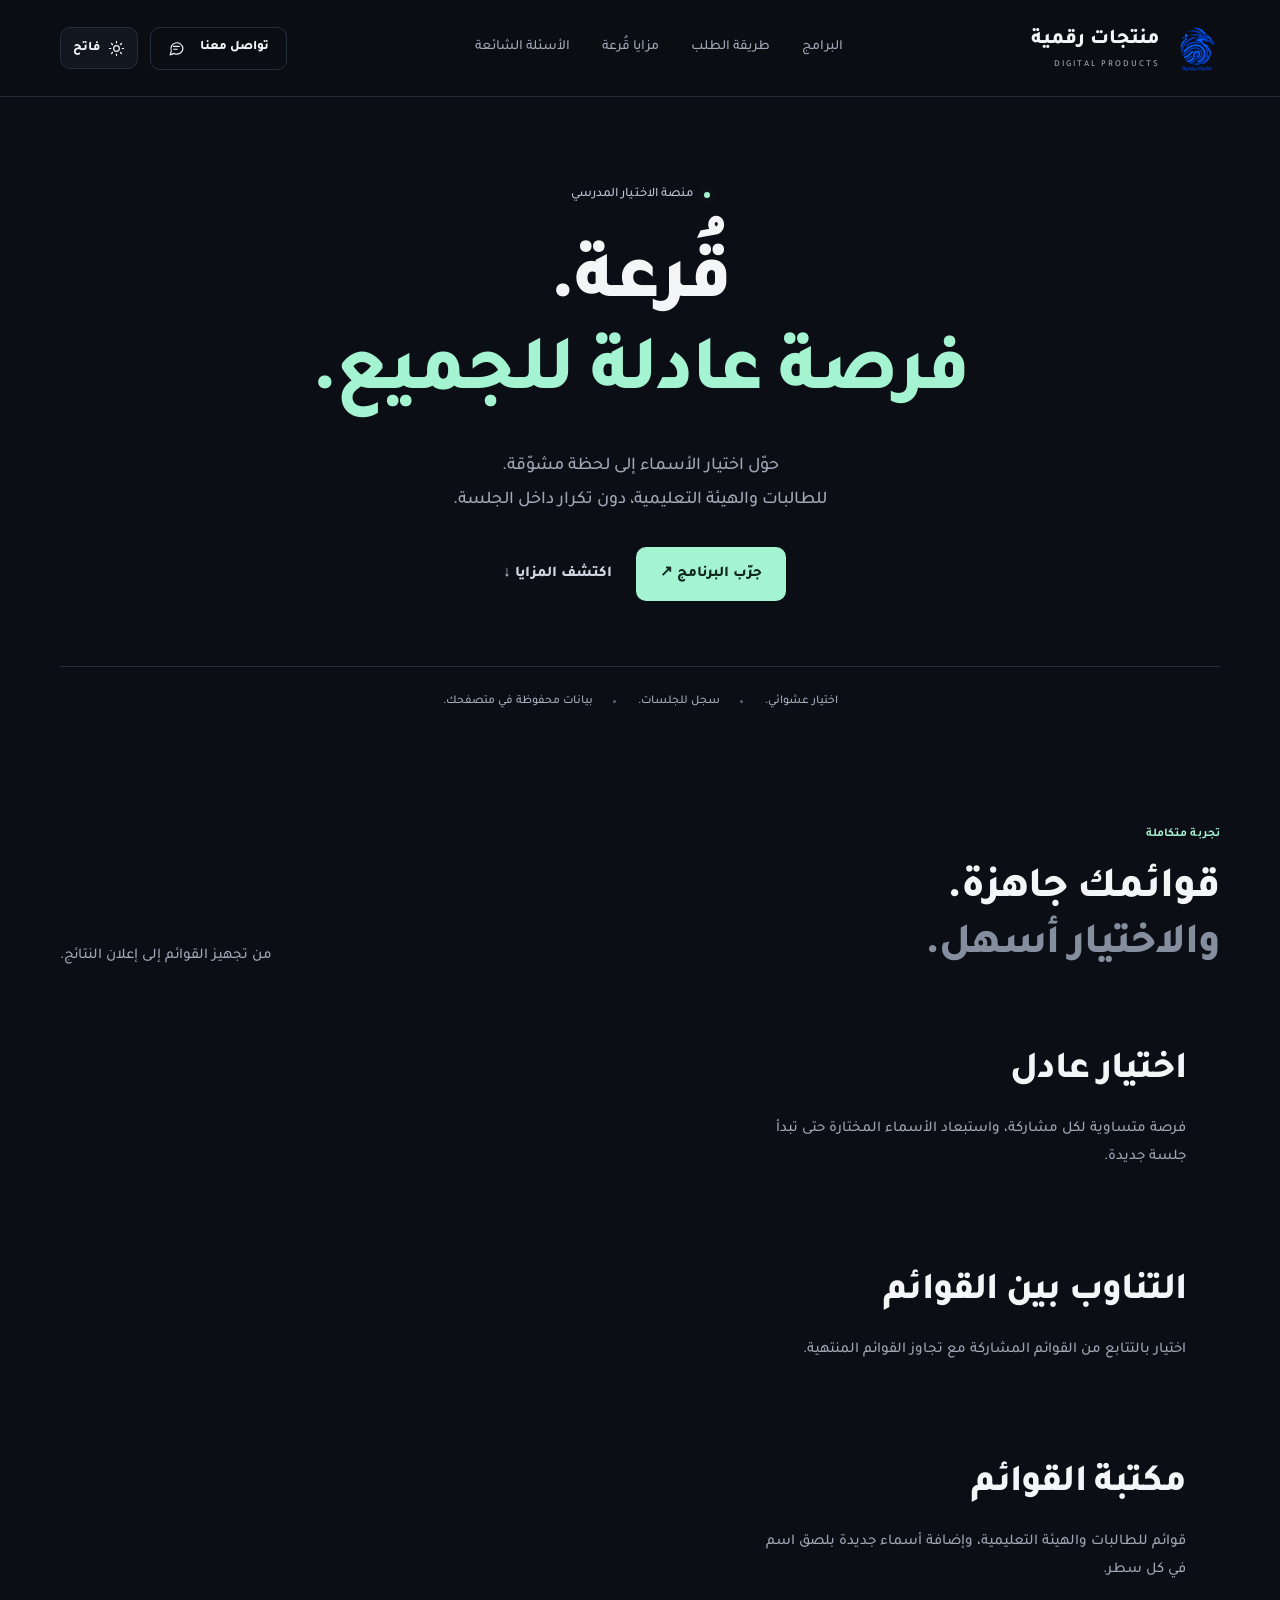
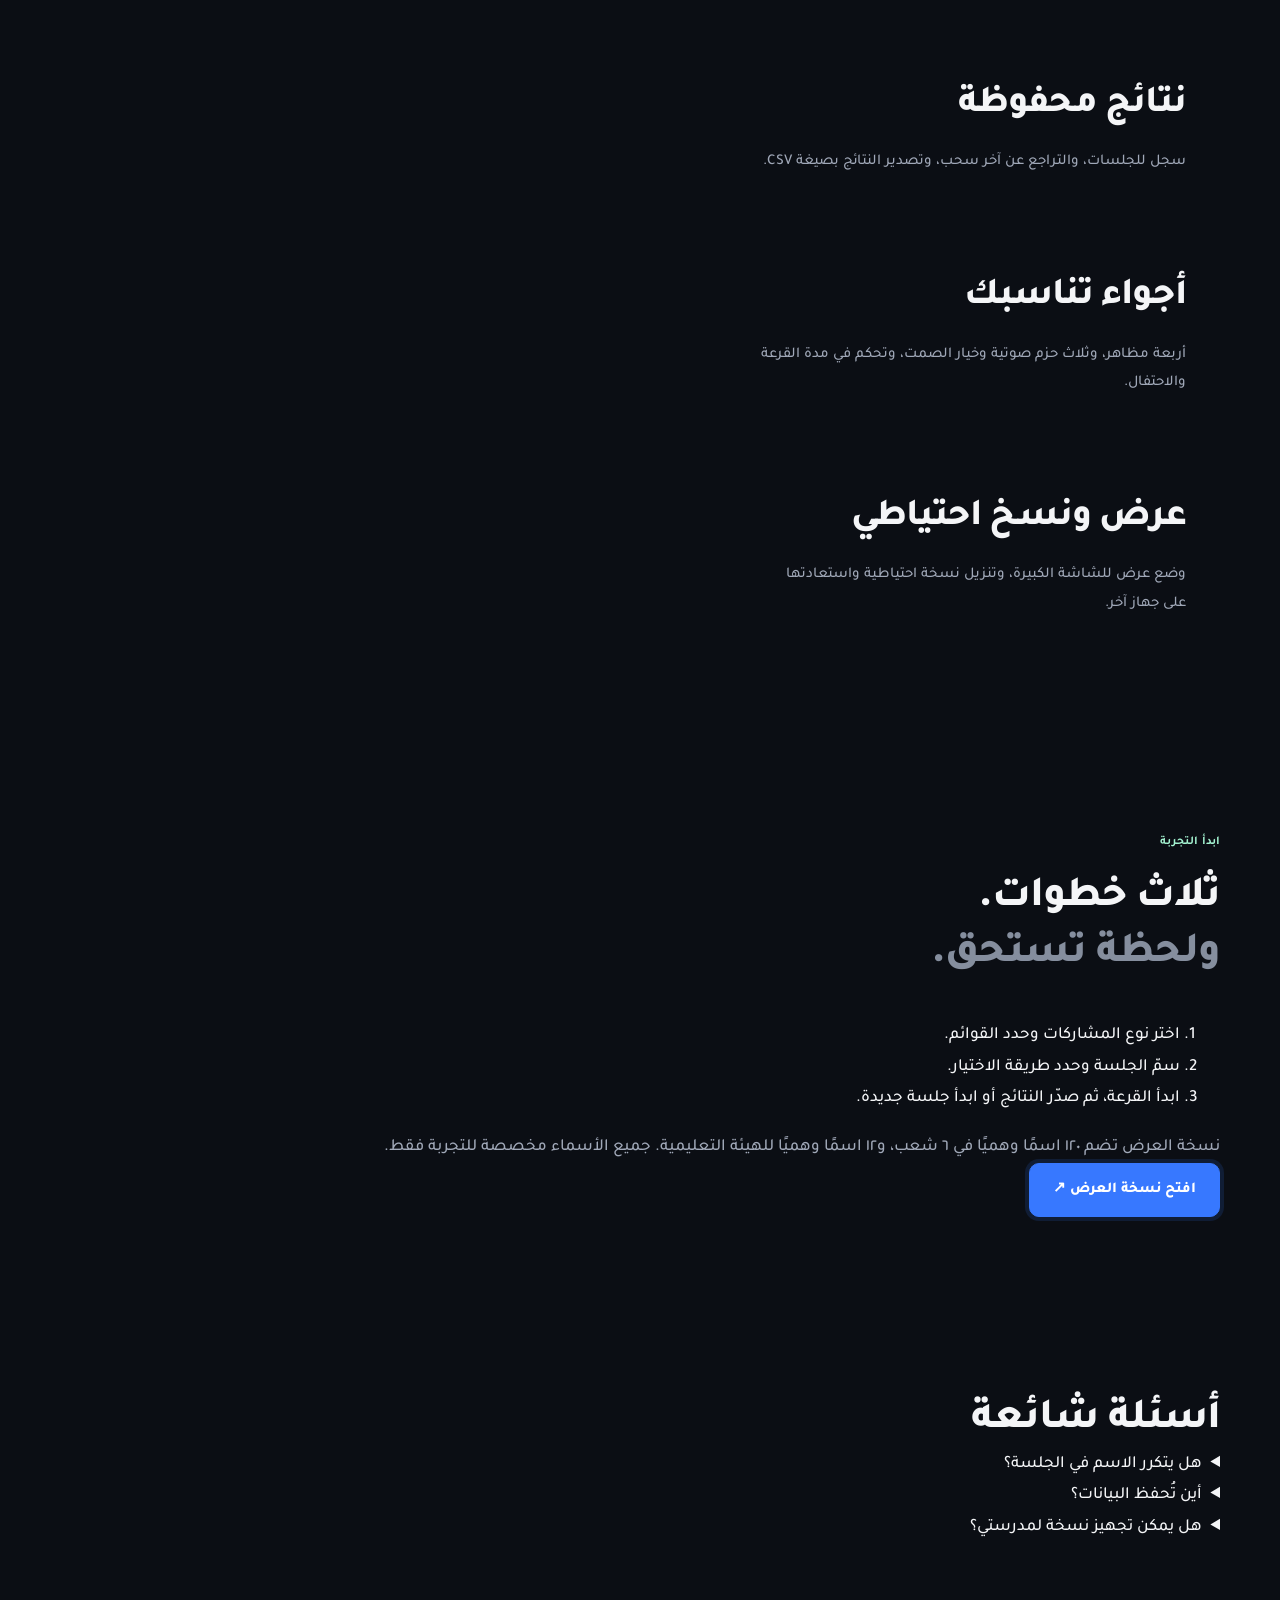
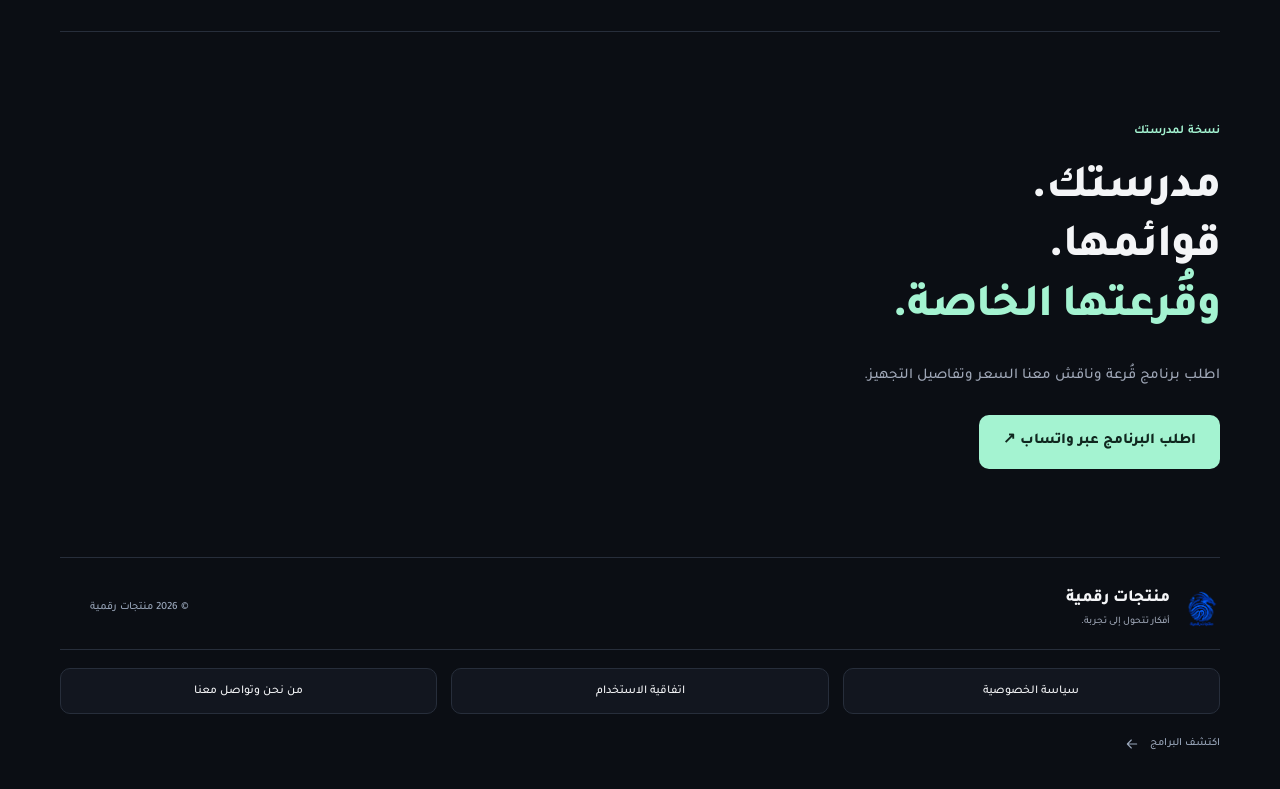
<file: programs/quraa.html>
<!doctype html><html lang="ar" dir="rtl"><head><meta charset="UTF-8"><meta name="viewport" content="width=device-width,initial-scale=1"><meta name="theme-color" content="#0b0e14"><title>قُرعة | منتجات رقمية</title><meta name="description" content="قُرعة للاختيار المدرسي العادل دون تكرار، مع قوائم الطالبات والهيئة التعليمية وسجل الجلسات. جرّب النسخة بأسماء وهمية."><link rel="icon" href="../assets/logo.png"><link rel="preconnect" href="https://fonts.googleapis.com"><link rel="preconnect" href="https://fonts.gstatic.com" crossorigin><link href="https://fonts.googleapis.com/css2?family=Tajawal:wght@400;500;700;800;900&display=swap" rel="stylesheet"><script src="../assets/theme.js?v=1"></script><link rel="stylesheet" href="../assets/styles.css?v=9"></head><body><a class="skip" href="#main">انتقل إلى المحتوى</a><header class="header"><div class="wrap nav"><a class="brand" href="../index.html"><img src="../assets/logo.png" width="48" height="48" alt=""><span>منتجات رقمية<small>DIGITAL PRODUCTS</small></span></a><nav id="main-nav" aria-label="التنقل الرئيسي"><a href="../index.html#programs">البرامج</a><a href="#request">طريقة الطلب</a><a href="#features">مزايا قُرعة</a><a href="#faq">الأسئلة الشائعة</a></nav><div class="nav-end"><a class="button small outline" data-order="برنامج قُرعة" href="https://api.whatsapp.com/send?phone=96894054911&amp;text=%D9%85%D8%B1%D8%AD%D8%A8%D9%8B%D8%A7%20%D9%85%D9%86%D8%AA%D8%AC%D8%A7%D8%AA%20%D8%B1%D9%82%D9%85%D9%8A%D8%A9%D8%8C%20%D8%A3%D8%B1%D8%BA%D8%A8%20%D9%81%D9%8A%20%D8%B7%D9%84%D8%A8%20%D8%A8%D8%B1%D9%86%D8%A7%D9%85%D8%AC%20%D9%82%D9%8F%D8%B1%D8%B9%D8%A9%20%D9%84%D9%85%D8%AF%D8%B1%D8%B3%D8%AA%D9%8A%20%D9%88%D9%85%D8%B9%D8%B1%D9%81%D8%A9%20%D8%A7%D9%84%D8%B3%D8%B9%D8%B1%20%D9%88%D8%AA%D9%81%D8%A7%D8%B5%D9%8A%D9%84%20%D8%A7%D9%84%D8%AA%D8%AC%D9%87%D9%8A%D8%B2." target="_blank" rel="noopener noreferrer">تواصل معنا<svg viewBox="0 0 24 24" fill="none" stroke="currentColor" stroke-width="1.6" stroke-linecap="round" stroke-linejoin="round" aria-hidden="true"><path d="M21 11.5a8.5 8.5 0 0 1-12.6 7.4L3 21l1.7-5.3A8.5 8.5 0 1 1 21 11.5Z"/><path d="M8 9h8m-8 4h5"/></svg></a><button class="menu-toggle" aria-expanded="false" aria-controls="main-nav" aria-label="فتح القائمة"><svg viewBox="0 0 24 24" fill="none" stroke="currentColor" stroke-width="1.6" stroke-linecap="round" stroke-linejoin="round" aria-hidden="true"><path d="M4 7h16M4 12h16M4 17h16"/></svg></button><button class="theme-toggle" type="button" data-theme-toggle aria-label="التبديل إلى المظهر الفاتح" title="التبديل إلى المظهر الفاتح"><svg class="theme-sun" viewBox="0 0 24 24" fill="none" stroke="currentColor" stroke-width="1.7" stroke-linecap="round" aria-hidden="true"><circle cx="12" cy="12" r="4"/><path d="M12 2v2m0 16v2M4.93 4.93l1.42 1.42m11.3 11.3 1.42 1.42M2 12h2m16 0h2M4.93 19.07l1.42-1.42m11.3-11.3 1.42-1.42"/></svg><svg class="theme-moon" viewBox="0 0 24 24" fill="none" stroke="currentColor" stroke-width="1.7" stroke-linecap="round" stroke-linejoin="round" aria-hidden="true"><path d="M20.9 13A9 9 0 0 1 11 3.1 9 9 0 1 0 20.9 13Z"/></svg><span data-theme-label>فاتح</span></button></div></div></header><main id="main"><section class="hero wrap"><div class="hero-label"><span></span> منصة الاختيار المدرسي</div><h1>قُرعة.<br><span>فرصة عادلة للجميع.</span></h1><p>حوّل اختيار الأسماء إلى لحظة مشوّقة.<br>للطالبات والهيئة التعليمية، دون تكرار داخل الجلسة.</p><div class="hero-actions"><a class="button primary" href="https://activitiesclass.github.io/quraa/" target="_blank" rel="noopener noreferrer">جرّب البرنامج ↗</a><a class="button quiet" href="#features">اكتشف المزايا ↓</a></div><div class="hero-foot"><span>اختيار عشوائي.</span><span>سجل للجلسات.</span><span>بيانات محفوظة في متصفحك.</span></div></section><section class="section wrap" id="features"><div class="section-head"><div><span class="eyebrow">تجربة متكاملة</span><h2>قوائمك جاهزة.<br><span class="muted">والاختيار أسهل.</span></h2></div><p>من تجهيز القوائم إلى إعلان النتائج.</p></div><div class="program-grid"><div class="product-copy"><h3>اختيار عادل</h3><p>فرصة متساوية لكل مشاركة، واستبعاد الأسماء المختارة حتى تبدأ جلسة جديدة.</p></div><div class="product-copy"><h3>التناوب بين القوائم</h3><p>اختيار بالتتابع من القوائم المشاركة مع تجاوز القوائم المنتهية.</p></div><div class="product-copy"><h3>مكتبة القوائم</h3><p>قوائم للطالبات والهيئة التعليمية، وإضافة أسماء جديدة بلصق اسم في كل سطر.</p></div><div class="product-copy"><h3>نتائج محفوظة</h3><p>سجل للجلسات، والتراجع عن آخر سحب، وتصدير النتائج بصيغة CSV.</p></div><div class="product-copy"><h3>أجواء تناسبك</h3><p>أربعة مظاهر، وثلاث حزم صوتية وخيار الصمت، وتحكم في مدة القرعة والاحتفال.</p></div><div class="product-copy"><h3>عرض ونسخ احتياطي</h3><p>وضع عرض للشاشة الكبيرة، وتنزيل نسخة احتياطية واستعادتها على جهاز آخر.</p></div></div></section><section class="section wrap"><div class="section-head"><div><span class="eyebrow">ابدأ التجربة</span><h2>ثلاث خطوات.<br><span class="muted">ولحظة تستحق.</span></h2></div></div><ol><li>اختر نوع المشاركات وحدد القوائم.</li><li>سمّ الجلسة وحدد طريقة الاختيار.</li><li>ابدأ القرعة، ثم صدّر النتائج أو ابدأ جلسة جديدة.</li></ol><p>نسخة العرض تضم ١٢٠ اسمًا وهميًا في ٦ شعب، و١٢ اسمًا وهميًا للهيئة التعليمية. جميع الأسماء مخصصة للتجربة فقط.</p><a class="button trial-button" href="https://activitiesclass.github.io/quraa/" target="_blank" rel="noopener noreferrer">افتح نسخة العرض ↗</a></section><section class="section wrap" id="faq"><h2>أسئلة شائعة</h2><details><summary>هل يتكرر الاسم في الجلسة؟</summary><p>لا. يُستبعد الاسم المختار، ويمكن إعادته بالتراجع عن آخر سحب أو بدء جلسة جديدة.</p></details><details><summary>أين تُحفظ البيانات؟</summary><p>في المتصفح على الجهاز المستخدم. لا تنتقل تلقائيًا بين الأجهزة؛ يمكن نقلها بتنزيل نسخة احتياطية واستعادتها.</p></details><details><summary>هل يمكن تجهيز نسخة لمدرستي؟</summary><p>نعم، تواصل معنا لمناقشة قوائم المدرسة ومتطلبات التجهيز والسعر.</p></details></section><section class="section wrap contact" id="request"><div><span class="eyebrow">نسخة لمدرستك</span><h2>مدرستك.<br>قوائمها.<br><span class="accent">وقُرعتها الخاصة.</span></h2><p>اطلب برنامج قُرعة وناقش معنا السعر وتفاصيل التجهيز.</p><a class="button primary" data-order="برنامج قُرعة" href="https://api.whatsapp.com/send?phone=96894054911&amp;text=%D9%85%D8%B1%D8%AD%D8%A8%D9%8B%D8%A7%20%D9%85%D9%86%D8%AA%D8%AC%D8%A7%D8%AA%20%D8%B1%D9%82%D9%85%D9%8A%D8%A9%D8%8C%20%D8%A3%D8%B1%D8%BA%D8%A8%20%D9%81%D9%8A%20%D8%B7%D9%84%D8%A8%20%D8%A8%D8%B1%D9%86%D8%A7%D9%85%D8%AC%20%D9%82%D9%8F%D8%B1%D8%B9%D8%A9%20%D9%84%D9%85%D8%AF%D8%B1%D8%B3%D8%AA%D9%8A%20%D9%88%D9%85%D8%B9%D8%B1%D9%81%D8%A9%20%D8%A7%D9%84%D8%B3%D8%B9%D8%B1%20%D9%88%D8%AA%D9%81%D8%A7%D8%B5%D9%8A%D9%84%20%D8%A7%D9%84%D8%AA%D8%AC%D9%87%D9%8A%D8%B2." target="_blank" rel="noopener noreferrer">اطلب البرنامج عبر واتساب ↗</a></div></section></main><footer class="wrap footer footer-with-links"><a class="brand" href="../index.html"><img src="../assets/logo.png" width="38" height="38" alt=""><span>منتجات رقمية<small>أفكار تتحول إلى تجربة.</small></span></a><p>© <span data-year>2026</span> منتجات رقمية</p><nav class="footer-links" aria-label="روابط قانونية ومعلوماتية"><a href="../privacy.html">سياسة الخصوصية</a><a href="../terms.html">اتفاقية الاستخدام</a><a href="../about.html">من نحن وتواصل معنا</a></nav><a href="../index.html#programs">اكتشف البرامج <svg viewBox="0 0 24 24" fill="none" stroke="currentColor" stroke-width="1.6" stroke-linecap="round" stroke-linejoin="round" aria-hidden="true"><path d="M19 12H5m6-6-6 6 6 6"/></svg></a></footer><script src="../assets/site-config.js?v=6"></script><script src="../assets/app.js?v=7"></script></body></html>
</file>
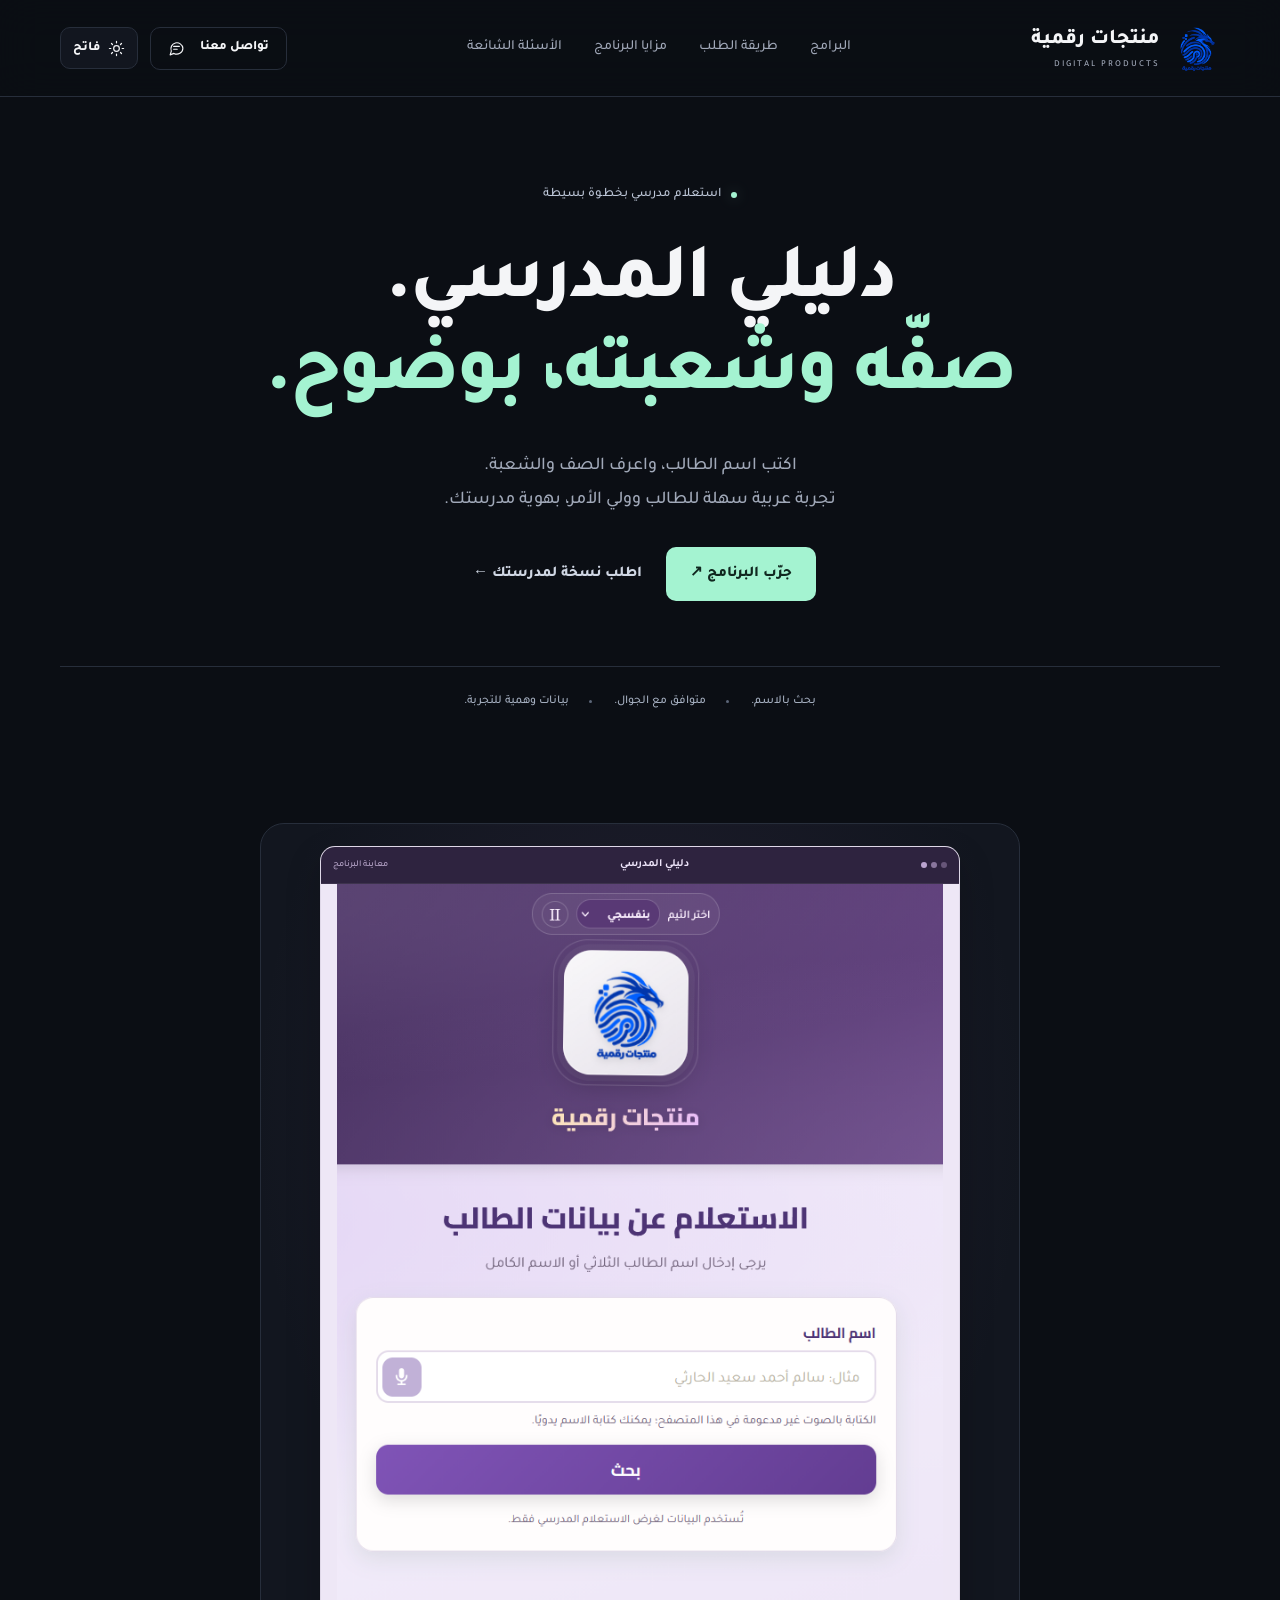
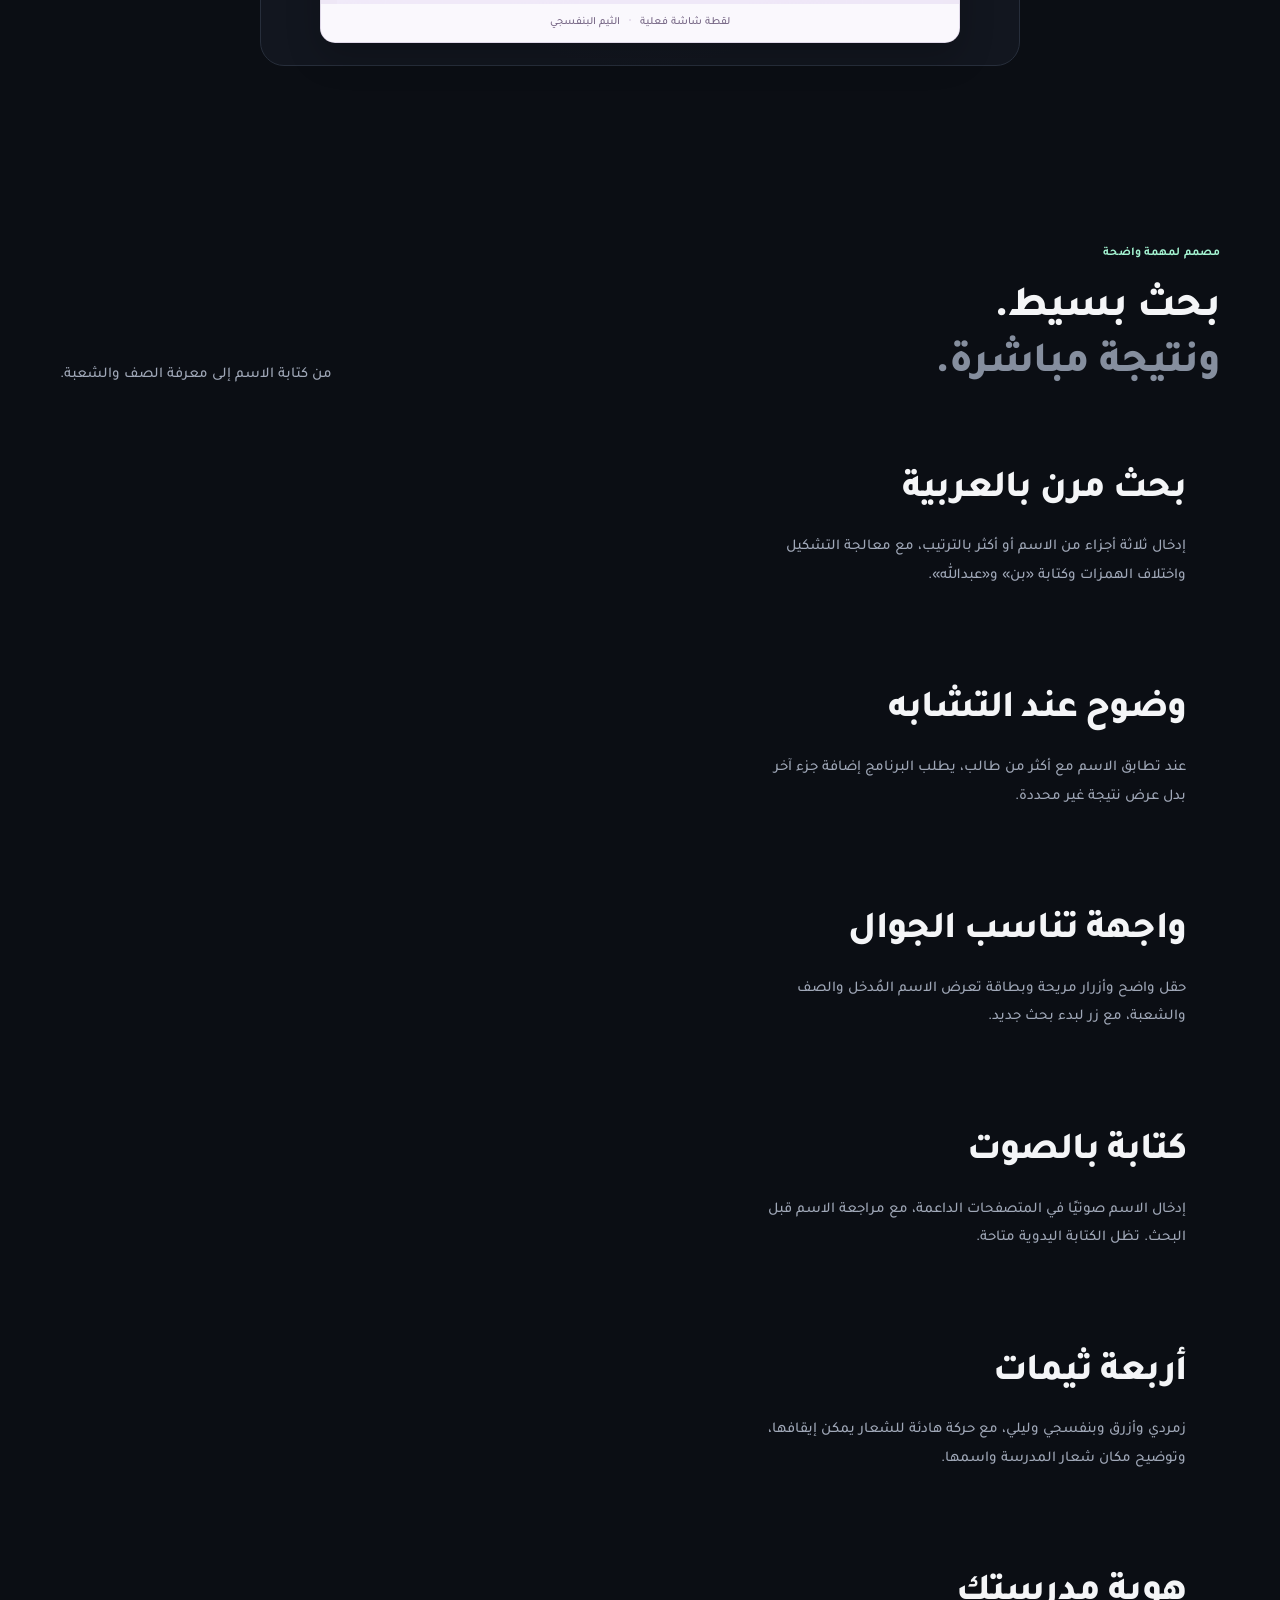
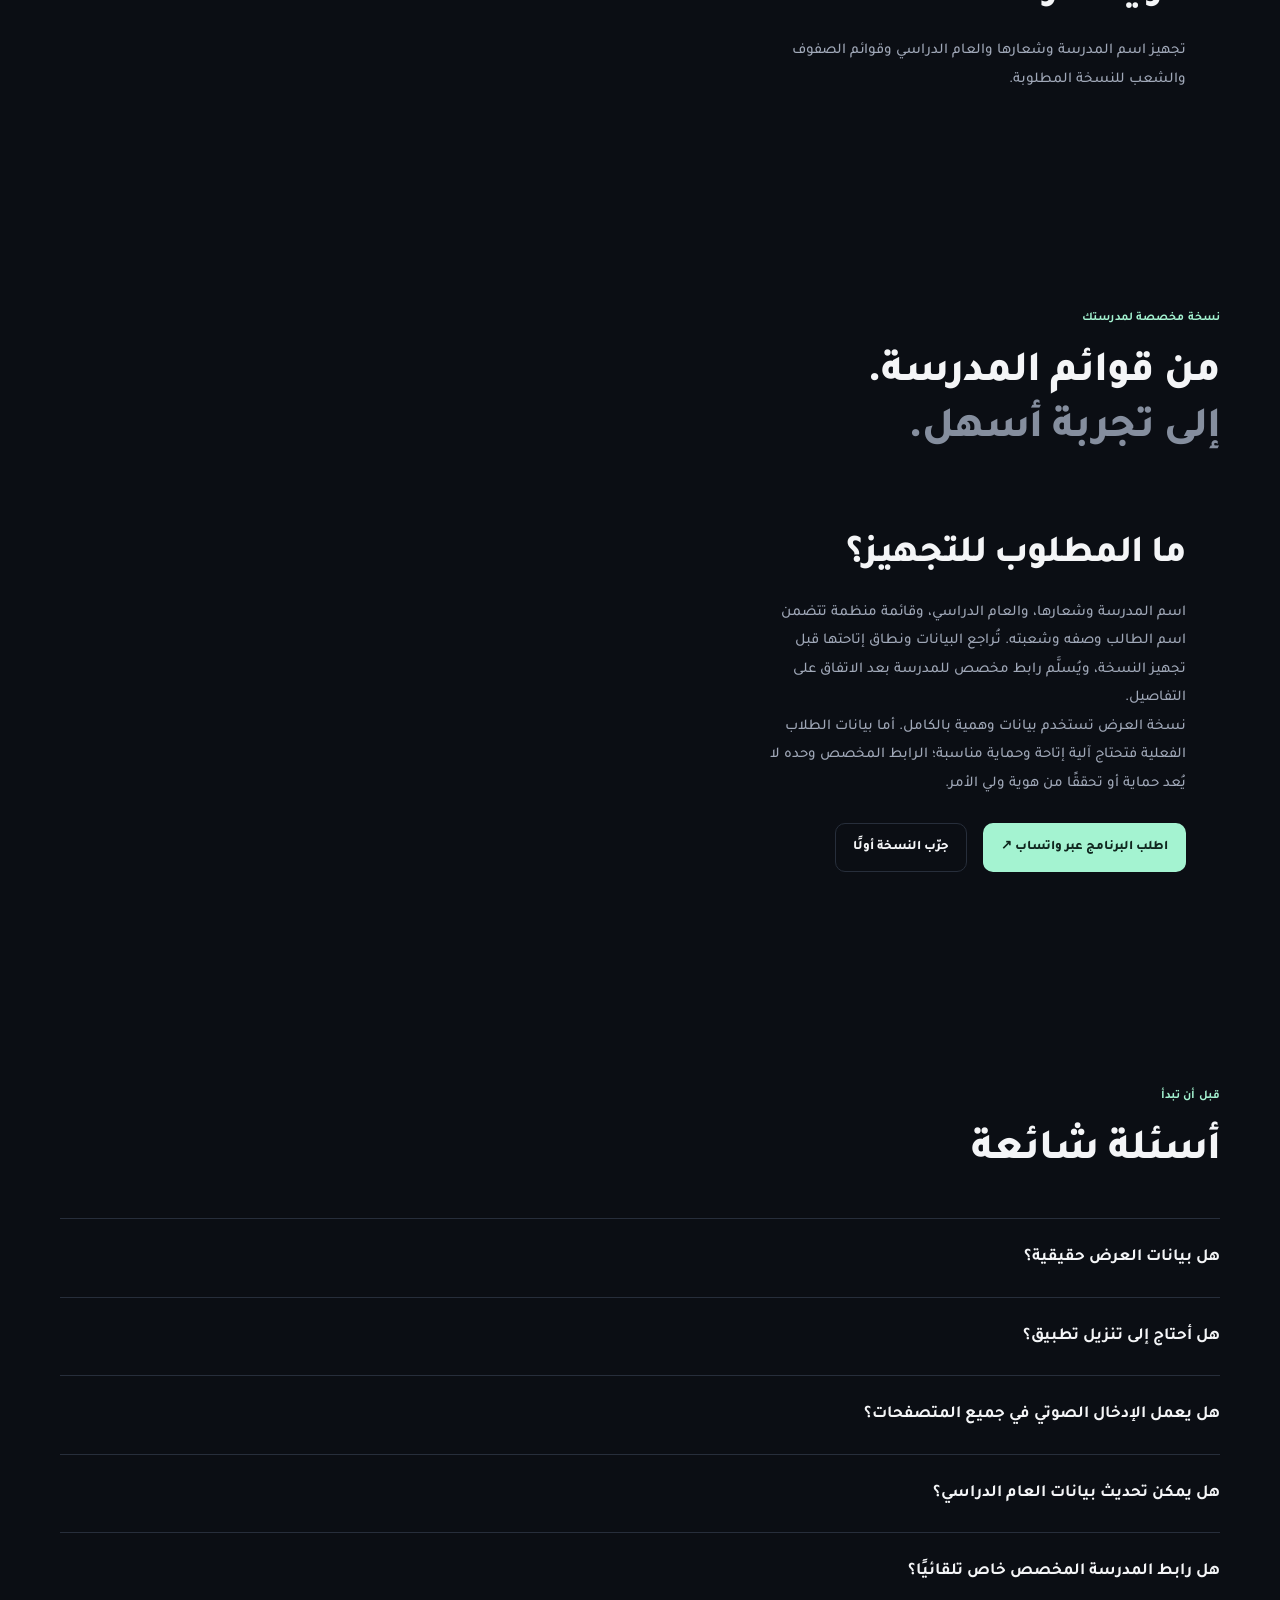
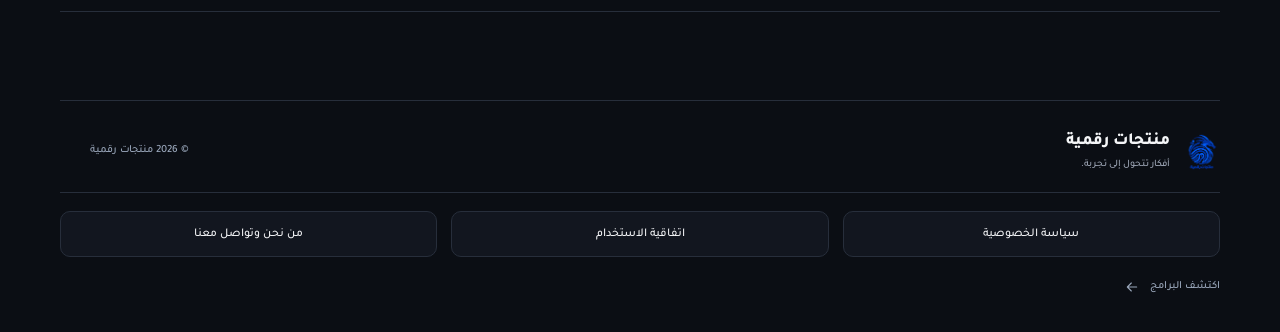
<file: programs/school-lookup.html>
<!doctype html><html lang="ar" dir="rtl"><head><meta charset="UTF-8"><meta name="viewport" content="width=device-width,initial-scale=1"><meta name="theme-color" content="#0b0e14"><title>دليلي المدرسي | منتجات رقمية</title><meta name="description" content="دليلي المدرسي للاستعلام عن صف الطالب وشعبته بالاسم. جرّب نسخة العرض بأسماء وهمية، واطلب نسخة بهوية مدرستك."><link rel="icon" href="../assets/logo.png"><link rel="preconnect" href="https://fonts.googleapis.com"><link rel="preconnect" href="https://fonts.gstatic.com" crossorigin><link href="https://fonts.googleapis.com/css2?family=Tajawal:wght@400;500;700;800;900&display=swap" rel="stylesheet"><script src="../assets/theme.js?v=1"></script><link rel="stylesheet" href="../assets/styles.css?v=9"><link rel="stylesheet" href="../assets/school-lookup.css?v=2"></head><body><a class="skip" href="#main">انتقل إلى المحتوى</a><header class="header"><div class="wrap nav"><a class="brand" href="../index.html"><img src="../assets/logo.png" width="48" height="48" alt=""><span>منتجات رقمية<small>DIGITAL PRODUCTS</small></span></a><nav id="main-nav" aria-label="التنقل الرئيسي"><a href="../index.html#programs">البرامج</a><a href="#request">طريقة الطلب</a><a href="#features">مزايا البرنامج</a><a href="#faq">الأسئلة الشائعة</a></nav><div class="nav-end"><a class="button small outline" data-order="برنامج دليلي المدرسي" href="https://api.whatsapp.com/send?phone=96894054911&amp;text=%D9%85%D8%B1%D8%AD%D8%A8%D9%8B%D8%A7%20%D9%85%D9%86%D8%AA%D8%AC%D8%A7%D8%AA%20%D8%B1%D9%82%D9%85%D9%8A%D8%A9%D8%8C%20%D8%A3%D8%B1%D8%BA%D8%A8%20%D9%81%D9%8A%20%D8%B7%D9%84%D8%A8%20%D8%A8%D8%B1%D9%86%D8%A7%D9%85%D8%AC%20%D8%AF%D9%84%D9%8A%D9%84%D9%8A%20%D8%A7%D9%84%D9%85%D8%AF%D8%B1%D8%B3%D9%8A%20%D9%84%D9%85%D8%AF%D8%B1%D8%B3%D8%AA%D9%8A%20%D9%88%D9%85%D8%B9%D8%B1%D9%81%D8%A9%20%D8%A7%D9%84%D8%B3%D8%B9%D8%B1%20%D9%88%D8%AA%D9%81%D8%A7%D8%B5%D9%8A%D9%84%20%D8%A7%D9%84%D8%AA%D8%AC%D9%87%D9%8A%D8%B2." target="_blank" rel="noopener noreferrer">تواصل معنا<svg viewBox="0 0 24 24" fill="none" stroke="currentColor" stroke-width="1.6" stroke-linecap="round" stroke-linejoin="round" aria-hidden="true"><path d="M21 11.5a8.5 8.5 0 0 1-12.6 7.4L3 21l1.7-5.3A8.5 8.5 0 1 1 21 11.5Z"/><path d="M8 9h8m-8 4h5"/></svg></a><button class="menu-toggle" aria-expanded="false" aria-controls="main-nav" aria-label="فتح القائمة"><svg viewBox="0 0 24 24" fill="none" stroke="currentColor" stroke-width="1.6" stroke-linecap="round" stroke-linejoin="round" aria-hidden="true"><path d="M4 7h16M4 12h16M4 17h16"/></svg></button><button class="theme-toggle" type="button" data-theme-toggle aria-label="التبديل إلى المظهر الفاتح" title="التبديل إلى المظهر الفاتح"><svg class="theme-sun" viewBox="0 0 24 24" fill="none" stroke="currentColor" stroke-width="1.7" stroke-linecap="round" aria-hidden="true"><circle cx="12" cy="12" r="4"/><path d="M12 2v2m0 16v2M4.93 4.93l1.42 1.42m11.3 11.3 1.42 1.42M2 12h2m16 0h2M4.93 19.07l1.42-1.42m11.3-11.3 1.42-1.42"/></svg><svg class="theme-moon" viewBox="0 0 24 24" fill="none" stroke="currentColor" stroke-width="1.7" stroke-linecap="round" stroke-linejoin="round" aria-hidden="true"><path d="M20.9 13A9 9 0 0 1 11 3.1 9 9 0 1 0 20.9 13Z"/></svg><span data-theme-label>فاتح</span></button></div></div></header><main id="main"><section class="hero wrap"><div class="hero-label"><span></span> استعلام مدرسي بخطوة بسيطة</div><h1>دليلي المدرسي.<br><span>صفّه وشعبته، بوضوح.</span></h1><p>اكتب اسم الطالب، واعرف الصف والشعبة.<br>تجربة عربية سهلة للطالب وولي الأمر، بهوية مدرستك.</p><div class="hero-actions"><a class="button primary" href="https://activitiesclass.github.io/school-lookup/" target="_blank" rel="noopener noreferrer">جرّب البرنامج ↗</a><a class="button quiet" href="#request">اطلب نسخة لمدرستك ←</a></div><div class="hero-foot"><span>بحث بالاسم.</span><span>متوافق مع الجوال.</span><span>بيانات وهمية للتجربة.</span></div></section><section class="wrap section"><div class="lookup-preview-large" aria-label="لقطة شاشة فعلية لواجهة البرنامج"><figure class="lookup-screen-frame lookup-screen-large"><div class="lookup-screen-toolbar" aria-hidden="true"><span class="lookup-screen-dots"><i></i><i></i><i></i></span><span>دليلي المدرسي</span><span class="lookup-screen-label">معاينة البرنامج</span></div><div class="lookup-screen-body"><img class="lookup-screenshot" src="../assets/images/school-lookup-preview.png" width="681" height="809" loading="lazy" decoding="async" alt="لقطة شاشة فعلية لبرنامج دليلي المدرسي بالثيم البنفسجي، تعرض شعار منتجات رقمية ونموذج البحث عن بيانات الطالب"></div><figcaption>لقطة شاشة فعلية <span>·</span> الثيم البنفسجي</figcaption></figure></div></section><section class="section wrap" id="features"><div class="section-head"><div><span class="eyebrow">مصمم لمهمة واضحة</span><h2>بحث بسيط.<br><span class="muted">ونتيجة مباشرة.</span></h2></div><p>من كتابة الاسم إلى معرفة الصف والشعبة.</p></div><div class="program-grid"><div class="product-copy"><h3>بحث مرن بالعربية</h3><p>إدخال ثلاثة أجزاء من الاسم أو أكثر بالترتيب، مع معالجة التشكيل واختلاف الهمزات وكتابة «بن» و«عبدالله».</p></div><div class="product-copy"><h3>وضوح عند التشابه</h3><p>عند تطابق الاسم مع أكثر من طالب، يطلب البرنامج إضافة جزء آخر بدل عرض نتيجة غير محددة.</p></div><div class="product-copy"><h3>واجهة تناسب الجوال</h3><p>حقل واضح وأزرار مريحة وبطاقة تعرض الاسم المُدخل والصف والشعبة، مع زر لبدء بحث جديد.</p></div><div class="product-copy"><h3>كتابة بالصوت</h3><p>إدخال الاسم صوتيًا في المتصفحات الداعمة، مع مراجعة الاسم قبل البحث. تظل الكتابة اليدوية متاحة.</p></div><div class="product-copy"><h3>أربعة ثيمات</h3><p>زمردي وأزرق وبنفسجي وليلي، مع حركة هادئة للشعار يمكن إيقافها، وتوضيح مكان شعار المدرسة واسمها.</p></div><div class="product-copy"><h3>هوية مدرستك</h3><p>تجهيز اسم المدرسة وشعارها والعام الدراسي وقوائم الصفوف والشعب للنسخة المطلوبة.</p></div></div></section><section class="section wrap" id="request"><div class="section-head"><div><span class="eyebrow">نسخة مخصصة لمدرستك</span><h2>من قوائم المدرسة.<br><span class="muted">إلى تجربة أسهل.</span></h2></div></div><div class="product-copy"><h3>ما المطلوب للتجهيز؟</h3><p>اسم المدرسة وشعارها، والعام الدراسي، وقائمة منظمة تتضمن اسم الطالب وصفه وشعبته. تُراجع البيانات ونطاق إتاحتها قبل تجهيز النسخة، ويُسلَّم رابط مخصص للمدرسة بعد الاتفاق على التفاصيل.</p><p>نسخة العرض تستخدم بيانات وهمية بالكامل. أما بيانات الطلاب الفعلية فتحتاج آلية إتاحة وحماية مناسبة؛ الرابط المخصص وحده لا يُعد حماية أو تحققًا من هوية ولي الأمر.</p><div class="product-actions"><a class="button primary" data-order="برنامج دليلي المدرسي" href="https://api.whatsapp.com/send?phone=96894054911&amp;text=%D9%85%D8%B1%D8%AD%D8%A8%D9%8B%D8%A7%20%D9%85%D9%86%D8%AA%D8%AC%D8%A7%D8%AA%20%D8%B1%D9%82%D9%85%D9%8A%D8%A9%D8%8C%20%D8%A3%D8%B1%D8%BA%D8%A8%20%D9%81%D9%8A%20%D8%B7%D9%84%D8%A8%20%D8%A8%D8%B1%D9%86%D8%A7%D9%85%D8%AC%20%D8%AF%D9%84%D9%8A%D9%84%D9%8A%20%D8%A7%D9%84%D9%85%D8%AF%D8%B1%D8%B3%D9%8A%20%D9%84%D9%85%D8%AF%D8%B1%D8%B3%D8%AA%D9%8A%20%D9%88%D9%85%D8%B9%D8%B1%D9%81%D8%A9%20%D8%A7%D9%84%D8%B3%D8%B9%D8%B1%20%D9%88%D8%AA%D9%81%D8%A7%D8%B5%D9%8A%D9%84%20%D8%A7%D9%84%D8%AA%D8%AC%D9%87%D9%8A%D8%B2." target="_blank" rel="noopener noreferrer">اطلب البرنامج عبر واتساب ↗</a><a class="button outline" href="https://activitiesclass.github.io/school-lookup/" target="_blank" rel="noopener noreferrer">جرّب النسخة أولًا</a></div></div></section><section class="section wrap" id="faq"><div class="section-head"><div><span class="eyebrow">قبل أن تبدأ</span><h2>أسئلة شائعة</h2></div></div><div class="faq-list"><details><summary>هل بيانات العرض حقيقية؟</summary><p>لا، جميع الأسماء والنتائج في النسخة التجريبية وهمية، ولا تحتوي على قوائم مدرسة حقيقية.</p></details><details><summary>هل أحتاج إلى تنزيل تطبيق؟</summary><p>لا، تُفتح النسخة المنشورة من رابطها في المتصفح على الهاتف أو الحاسوب.</p></details><details><summary>هل يعمل الإدخال الصوتي في جميع المتصفحات؟</summary><p>يعتمد على دعم المتصفح وإذن الميكروفون، وقد تعتمد معالجة الصوت على خدمة المتصفح. يمكن دائمًا كتابة الاسم يدويًا.</p></details><details><summary>هل يمكن تحديث بيانات العام الدراسي؟</summary><p>نعم، يُتفق على تحديث القوائم والعام الدراسي عند تجهيز نسخة المدرسة أو تجديد بياناتها.</p></details><details><summary>هل رابط المدرسة المخصص خاص تلقائيًا؟</summary><p>لا. خصوصية الوصول تعتمد على طريقة الاستضافة والتحقق المتفق عليها، وليست بمجرد امتلاك رابط مختلف. تُحدد متطلبات الحماية قبل استخدام بيانات حقيقية.</p></details></div></section></main><footer class="wrap footer footer-with-links"><a class="brand" href="../index.html"><img src="../assets/logo.png" width="38" height="38" alt=""><span>منتجات رقمية<small>أفكار تتحول إلى تجربة.</small></span></a><p>© <span data-year>2026</span> منتجات رقمية</p><nav class="footer-links" aria-label="روابط قانونية ومعلوماتية"><a href="../privacy.html">سياسة الخصوصية</a><a href="../terms.html">اتفاقية الاستخدام</a><a href="../about.html">من نحن وتواصل معنا</a></nav><a href="../index.html#programs">اكتشف البرامج <svg viewBox="0 0 24 24" fill="none" stroke="currentColor" stroke-width="1.6" stroke-linecap="round" stroke-linejoin="round" aria-hidden="true"><path d="M19 12H5m6-6-6 6 6 6"/></svg></a></footer><script src="../assets/site-config.js?v=6"></script><script src="../assets/app.js?v=7"></script></body></html>
</file>
<file: assets/styles.css>
:root{--bg:#0b0e14;--panel:#12161f;--panel2:#171d28;--ink:#f4f5f7;--muted:#a0a8b8;--line:#272e3b;--accent:#a4f3d1;--blue:#3778ff;--radius:24px}*{box-sizing:border-box}html{scroll-behavior:smooth;scroll-padding-top:110px}body{margin:0;color:var(--ink);background:var(--bg);font:500 17px/1.85 Tajawal,Arial,sans-serif}a{color:inherit;text-decoration:none}button,input,textarea{font:inherit}button,a,input,textarea,summary{-webkit-tap-highlight-color:transparent}button,a,summary{touch-action:manipulation}button{cursor:pointer}svg{width:21px;height:21px;flex-shrink:0;vertical-align:middle}img{max-width:100%;display:block}h1,h2,h3,p{margin:0}h1,h2,h3{line-height:1.25}p{color:var(--muted)}button,input,textarea{color:inherit}a:focus-visible,button:focus-visible,input:focus-visible,textarea:focus-visible,summary:focus-visible{outline:2px solid var(--accent);outline-offset:5px}[hidden]{display:none!important}.wrap{width:min(1160px,calc(100% - 96px));margin-inline:auto}.accent{color:var(--accent)}.muted{color:#858e9e}.skip{position:fixed;top:-100px;right:20px;z-index:100;background:var(--accent);color:var(--bg);padding:12px}.skip:focus{top:10px}.header{position:sticky;top:0;z-index:50;background:#0b0e14ed;backdrop-filter:blur(20px);border-bottom:1px solid #ffffff0b}.nav{height:96px;display:flex;align-items:center;justify-content:space-between;gap:32px}.brand{display:flex;align-items:center;gap:12px;flex-shrink:0}.brand img{object-fit:contain}.brand>span{font-size:21px;font-weight:800;line-height:1.3}.brand small{display:block;font-size:9px;color:#a3adbf;letter-spacing:2px;font-weight:500;margin-top:6px}.nav nav{display:flex;gap:32px;font-size:14px;color:#bac1cf}.nav nav a{transition:color .2s}.nav nav a:hover{color:var(--accent)}.nav-end{display:flex;gap:12px;align-items:center}.button{display:inline-flex;align-items:center;justify-content:center;gap:15px;min-height:54px;padding:12px 23px;border-radius:10px;border:1px solid transparent;font-size:15px;font-weight:800;line-height:1.5;transition:background .2s,transform .2s,border-color .2s}.button:hover{transform:translateY(-2px)}.primary{background:var(--accent);color:#10271f}.primary:hover{background:#c1ffe6}.outline{border-color:#394252;background:transparent;color:var(--ink)}.outline:hover{background:#ffffff07;border-color:#788697}.quiet{background:transparent;color:#d0d7e4;padding-inline:8px}.quiet:hover{color:var(--accent)}.small{font-size:13px;min-height:43px;padding:10px 17px}.small svg{width:17px;height:17px}.menu-toggle{display:none;width:44px;height:44px;border:1px solid var(--line);border-radius:10px;background:transparent;place-items:center}.hero{position:relative;text-align:center;padding-block:83px 0;isolation:isolate;overflow:hidden}.hero-label{display:inline-flex;align-items:center;gap:10px;color:#bdc6d7;font-size:13px;letter-spacing:.1px}.hero-label>span{width:6px;height:6px;border-radius:50%;background:var(--accent);box-shadow:0 0 15px #a4f3d155}.hero h1{font-size:clamp(49px,6.2vw,78px);font-weight:800;line-height:1.18;letter-spacing:-2px;margin-top:28px}.hero h1>span{color:var(--accent)}.hero>p{font-size:18px;line-height:1.9;margin:25px auto 0;max-width:600px}.hero-actions{display:flex;align-items:center;gap:15px;flex-wrap:wrap;margin-top:30px}.hero .hero-actions{justify-content:center}.hero-foot{display:flex;justify-content:center;gap:45px;margin-top:65px;border-top:1px solid var(--line);padding-block:23px;color:#a6b0c1;font-size:12px}.hero-foot>span{position:relative}.hero-foot>span+span:before{content:'';position:absolute;right:-23px;width:3px;height:3px;border-radius:50%;background:#5c6678;top:10px}.hero-glow{position:absolute;width:760px;height:400px;border-radius:50%;z-index:-1;background:radial-gradient(ellipse,#155a6933,transparent 68%);top:30px;left:50%;transform:translateX(-50%);pointer-events:none}.section{padding-block:88px}.section-head{display:flex;justify-content:space-between;gap:30px;align-items:end;margin-bottom:38px}.eyebrow{display:block;color:var(--accent);font-size:12px;font-weight:700;letter-spacing:.1px;margin-bottom:17px}h2{font-size:clamp(32px,3.4vw,43px);font-weight:800;letter-spacing:-1px;line-height:1.3}.section-head>p{font-size:15px;margin-bottom:5px;line-height:1.8}.catalog{padding-top:60px}.product-card{display:grid;grid-template-columns:1fr 1fr;background:var(--panel);border:1px solid #333c4a;border-radius:var(--radius);overflow:hidden;transition:border-color .25s,box-shadow .25s}.product-card:hover{border-color:#536174;box-shadow:0 16px 60px #0003}.art-link{display:flex;min-width:0;padding:14px}.product-art{position:relative;isolation:isolate;min-height:425px;border-radius:17px;overflow:hidden;background:radial-gradient(ellipse at 50% 60%,#2455b9 0,#122e67 40%,#102041 70%,#0c1730 100%);width:100%;display:flex;flex-direction:column;justify-content:space-between;color:#fff;border:1px solid #8aafff25}.art-grid{position:absolute;inset:0;z-index:-1;background-image:linear-gradient(#ffffff05 1px,transparent 1px),linear-gradient(90deg,#ffffff05 1px,transparent 1px);background-size:46px 46px;mask-image:linear-gradient(#000,transparent)}.art-top{display:flex;align-items:center;justify-content:space-between;gap:15px;padding:28px 28px 0;direction:ltr;font:500 9px/1.5 Arial,sans-serif;letter-spacing:2px;color:#a5bfee}.live-dot{display:inline-flex;align-items:center;gap:7px;direction:rtl;font:500 11px/1.5 Tajawal,Arial,sans-serif;letter-spacing:0;color:#c7dcff}.live-dot:before{content:'';width:5px;height:5px;background:#a4f3d1;border-radius:50%}.art-core{position:relative;text-align:center;padding-block:24px 26px;display:flex;align-items:center;justify-content:center;flex-wrap:wrap;gap:12px}.art-icon{position:absolute;top:25px;right:35px;display:grid;place-items:center;width:49px;height:49px;border:1px solid #a5c2ff40;background:#b5d4ff0d;border-radius:14px;transform:rotate(12deg);box-shadow:0 12px 28px #081a4733}.art-icon svg{width:23px;height:23px;color:#bdd7ff}.art-number{font:500 clamp(120px,15vw,175px)/1 Arial,sans-serif;letter-spacing:-10px;color:#e5efff;text-shadow:0 4px 0 #87a8df,0 10px 35px #123882;direction:ltr;order:1}.art-caption{font-size:16px;line-height:1.65;color:#d0e0ff;text-align:right;margin-top:34px;order:0}.art-core:after{content:'';position:absolute;width:255px;height:255px;border:1px solid #b4d4ff18;border-radius:50%;top:50%;left:50%;transform:translate(-50%,-50%);z-index:-1}.art-bottom{display:flex;justify-content:space-around;gap:9px;padding:23px 18px;border-top:1px solid #a5c2ff22;background:#03133022;color:#cbdafa;font-size:11px}.art-bottom>span{display:flex;align-items:center;gap:7px}.art-bottom svg{width:16px;height:16px}.product-copy{padding:37px 34px;display:flex;flex-direction:column;align-items:stretch}.product-meta{display:flex;justify-content:space-between;align-items:center;gap:12px;font-size:11px;margin-bottom:27px}.badge{color:#c2cce0;border:1px solid #394456;border-radius:5px;padding:3px 9px}.availability{display:flex;align-items:center;gap:7px;color:#a6bdaf}.availability i{width:5px;height:5px;border-radius:50%;background:var(--accent)}.product-copy h3{font-size:38px;letter-spacing:-.8px;font-weight:800;margin-bottom:19px;line-height:1.23}.product-copy>p{font-size:15px;line-height:1.9;max-width:425px}.product-features{display:flex;flex-wrap:wrap;gap:10px 20px;margin-top:21px;color:#bdc7d8;font-size:11px}.product-features span{display:flex;gap:6px;align-items:center}.product-features svg{width:14px;height:14px;color:var(--accent)}.product-actions{display:flex;align-items:center;gap:16px;padding-top:25px;margin-top:auto}.product-actions .button{font-size:13px;min-height:49px;padding-inline:17px}.product-actions .quiet{padding-inline:0}.product-actions .quiet svg{width:17px;height:17px}.next-product{display:flex;align-items:center;gap:25px;padding:25px 5px;border-bottom:1px solid var(--line);margin-top:10px;font-size:13px}.next-product>span:first-child{display:flex;align-items:center;gap:10px;color:#c5cddd}.next-product svg{width:17px;height:17px;color:var(--accent)}.next-product p{font-size:12px}.soon{margin-inline-start:auto;color:#8794a9;font-size:10px;border:1px solid var(--line);padding:1px 11px;border-radius:30px}.steps{display:grid;grid-template-columns:repeat(3,1fr);gap:35px;border-top:1px solid var(--line);padding-top:30px}.step-index{font:500 12px/1.5 Arial,sans-serif;color:#718098;letter-spacing:1px}.steps h3{font-size:23px;font-weight:700;margin:28px 0 14px}.steps p{font-size:14px;line-height:1.9;max-width:300px}.requirements{display:grid;grid-template-columns:1fr 1.8fr;gap:25px;background:var(--panel);border:1px solid var(--line);border-radius:17px;padding:28px 30px;margin-top:40px;align-items:center}.requirements .eyebrow{margin-bottom:9px;font-size:10px}.requirements h3{font-size:20px}.requirements ul{display:grid;grid-template-columns:repeat(3,1fr);list-style:none;padding:0;margin:0;gap:20px}.requirements li{display:flex;gap:10px;align-items:start;font-size:13px}.requirements li svg{width:19px;height:19px;color:#b0d8cb;margin-top:2px}.requirements small{display:block;font-size:10px;color:#8e99ac;margin-top:5px}.faq-section{display:grid;grid-template-columns:1fr 1.5fr;gap:80px;border-top:1px solid var(--line)}.section-intro>p{font-size:14px;margin-top:20px;max-width:280px}.faq-list details{border-bottom:1px solid var(--line)}.faq-list details:first-child{border-top:1px solid var(--line)}.faq-list summary{list-style:none;cursor:pointer;display:flex;justify-content:space-between;gap:25px;align-items:center;padding:23px 0;font-size:17px;font-weight:700}.faq-list summary::-webkit-details-marker{display:none}.faq-list summary svg{width:18px;height:18px;color:#909db0;transition:transform .2s}.faq-list details[open] summary{color:var(--accent)}.faq-list details[open] summary svg{transform:rotate(45deg)}.faq-list details>p{font-size:14px;line-height:2.1;padding-bottom:24px;max-width:560px}.contact{display:grid;grid-template-columns:1fr 1fr;gap:100px;border-top:1px solid var(--line);align-items:center}.contact h2{font-size:46px;line-height:1.3}.contact>div>p{max-width:390px;font-size:15px;margin-top:23px}.contact>div>.button{margin-top:25px}.phone-line{display:flex;align-items:center;gap:14px;margin-top:25px;font-size:12px;color:var(--muted)}.phone-line bdi{color:#c9d2e4;font:500 14px/1.5 Arial,sans-serif;letter-spacing:1px}.copy-number{border:1px solid var(--line);background:transparent;border-radius:6px;width:30px;height:30px;display:grid;place-items:center}.copy-number svg{width:14px;height:14px}.contact>div>.contact-help{font-size:11px;line-height:2;margin-top:12px}.contact-help a{color:var(--accent);text-decoration:underline;text-underline-offset:4px}.contact>div>.copy-status{font-size:12px;color:var(--accent);min-height:20px;margin-top:6px}.request-form{background:var(--panel);border:1px solid #333d4d;padding:33px;border-radius:var(--radius);display:flex;flex-direction:column;gap:12px}.form-top{display:flex;justify-content:space-between;align-items:center;font-size:11px;color:#95a5bd;border-bottom:1px solid var(--line);padding-bottom:17px;margin-bottom:12px}.form-top>span{font:500 10px/1 Arial,sans-serif}.request-form h3{font-size:30px;font-weight:800}.request-form>p{font-size:13px;margin-bottom:11px}.request-form label{font-size:13px;display:flex;justify-content:space-between}.request-form label small{color:#7e8a9f;font-size:10px}.request-form input,.request-form textarea{width:100%;border:1px solid #354052;background:#0b0f18;border-radius:8px;padding:12px 14px;font-size:14px;resize:vertical}.request-form input::placeholder,.request-form textarea::placeholder{color:#748098}.request-form .button{margin-top:10px}.privacy{font-size:10px;color:#93a0b3;line-height:1.9;text-align:center}.footer{border-top:1px solid var(--line);padding-block:30px 35px;display:flex;align-items:center;justify-content:space-between;gap:30px}.footer .brand>span{font-size:17px}.footer .brand small{letter-spacing:0;font-size:10px}.footer p,.footer>a:last-child{font-size:11px;color:#9aa7bb}.footer>a:last-child{display:flex;align-items:center;gap:10px}.footer svg{width:16px;height:16px}.breadcrumbs{padding-top:30px;display:flex;gap:12px;align-items:center;color:#8896ac;font-size:12px}.breadcrumbs>a{color:#c7d1e4}.product-hero{display:grid;grid-template-columns:1fr 1fr;gap:65px;align-items:center;padding-block:55px 70px}.product-hero h1{font-size:clamp(42px,4.4vw,58px);letter-spacing:-1px;line-height:1.2}.product-hero .product-subtitle{color:#e6edf8;font-size:19px;margin:23px 0 15px;font-weight:700}.product-hero>div>p{font-size:16px;line-height:1.9;max-width:470px}.product-hero .hero-actions{gap:12px}.product-hero .button{padding-inline:18px;font-size:14px}.product-hero>div>.demo-disclaimer{font-size:11px;margin-top:18px;color:#8e9bb1}.product-hero .product-art{min-height:405px}.facts{display:grid;grid-template-columns:repeat(3,1fr);border-block:1px solid var(--line);padding-block:27px}.facts>div{text-align:center;border-inline-end:1px solid var(--line)}.facts>div:last-child{border:0}.facts strong{display:block;font-size:26px;color:var(--accent);line-height:1.4}.facts span{font-size:12px;color:#99a7bb;display:block;margin-top:6px}.feature-grid{display:grid;grid-template-columns:repeat(3,1fr);border-top:1px solid var(--line);border-right:1px solid var(--line)}.feature-grid>article{padding:30px;border-left:1px solid var(--line);border-bottom:1px solid var(--line)}.feature-icon{display:grid;place-items:center;width:43px;height:43px;border:1px solid #344254;border-radius:11px;background:#151f29;color:var(--accent);margin-bottom:26px}.feature-grid h3{font-size:21px;margin-bottom:14px}.feature-grid p{font-size:14px;line-height:1.95}
@media(min-width:1500px){.hero{padding-top:100px}.hero h1{font-size:82px}}@media(max-width:1100px){.wrap{width:calc(100% - 64px)}.nav{gap:20px}.nav nav{gap:23px}.product-copy{padding:30px 26px}.product-copy h3{font-size:33px}.product-actions{gap:12px}.product-actions .button{padding-inline:13px;font-size:12px;gap:9px}.art-top{padding:23px 20px 0}.art-bottom{padding-inline:12px;font-size:10px;gap:6px}.art-icon{right:22px;top:14px}.art-core{gap:9px}.art-caption{font-size:14px}.art-number{font-size:150px}.contact{gap:55px}.requirements{grid-template-columns:1fr 2fr;padding:25px}.requirements h3{font-size:18px}.requirements ul{gap:12px}.requirements li{font-size:12px}.faq-section{gap:50px}.product-hero{gap:40px}.feature-grid>article{padding:25px}}
@media(max-width:800px){.nav{height:80px}.nav nav{display:none;position:absolute;top:79px;left:0;right:0;background:#111721;border-bottom:1px solid var(--line);padding:24px 32px;box-shadow:0 10px 25px #0003}.nav nav.open{display:flex;flex-direction:column;gap:20px}.menu-toggle{display:grid}.nav-end>.button{display:none}.hero{padding-top:60px}.hero h1{font-size:60px}.section{padding-block:65px}.catalog{padding-top:45px}.section-head>p{font-size:13px}.product-card{grid-template-columns:1fr 1fr}.product-copy{padding:24px 22px}.product-meta{flex-wrap:wrap;gap:10px;margin-bottom:22px}.product-copy h3{font-size:29px}.product-copy>p{font-size:13px}.product-art{min-height:410px}.art-top{font-size:7px;letter-spacing:1px;flex-direction:column;align-items:start;gap:9px;padding-top:22px}.art-core{flex-direction:column;padding-top:16px;gap:15px}.art-number{font-size:134px;order:0;letter-spacing:-8px}.art-caption{font-size:14px;margin:0;order:1;text-align:center}.art-caption br{display:none}.art-icon{width:35px;height:35px;right:15px;top:0;border-radius:9px}.art-icon svg{width:18px;height:18px}.art-bottom{gap:6px;padding:20px 8px;font-size:8px}.art-bottom svg{width:13px;height:13px}.product-actions{flex-wrap:wrap;gap:9px;padding-top:22px}.product-actions .primary{width:100%}.product-actions .quiet{margin-inline:auto}.product-features{font-size:10px;gap:8px}.steps{gap:22px}.steps h3{font-size:21px}.steps p{font-size:13px}.requirements{grid-template-columns:1fr;gap:25px}.requirements h3{font-size:21px}.requirements ul{gap:25px}.requirements li{font-size:13px}.faq-section{grid-template-columns:.9fr 1.1fr;gap:35px}.faq-list summary{font-size:16px}.contact{gap:35px}.contact h2{font-size:37px}.contact>div>p{font-size:14px}.request-form{padding:25px}.request-form h3{font-size:27px}.contact>div>.contact-help{font-size:10px}.product-hero{grid-template-columns:1fr;gap:40px;padding-top:40px}.product-hero>div:first-child{max-width:600px}.product-hero h1{font-size:58px}.product-hero .product-art{min-height:350px}.product-hero .art-top{flex-direction:row}.product-hero .art-core{flex-direction:row;gap:20px}.product-hero .art-caption{order:0;margin-top:30px}.product-hero .art-number{order:1;font-size:150px}.product-hero .art-icon{right:90px;width:45px;height:45px}.product-hero .art-bottom{font-size:12px}.feature-grid{grid-template-columns:repeat(2,1fr)}}
@media(max-width:560px){.wrap{width:calc(100% - 36px)}body{font-size:16px}.nav{height:76px;gap:15px}.nav nav{top:75px;padding-inline:23px}.brand>span{font-size:19px}.brand img{width:41px;height:41px}.brand{gap:9px}.brand small{font-size:8px;letter-spacing:1.4px}.hero{padding-top:50px}.hero-label{font-size:11px}.hero h1{font-size:clamp(37px,10.8vw,58px);letter-spacing:-1.1px;margin-top:25px;line-height:1.23}.hero>p{font-size:15px;margin-top:22px;line-height:1.9}.hero .hero-actions{gap:11px;margin-top:27px;flex-direction:column}.hero .button{min-width:215px;font-size:14px;min-height:50px}.hero-foot{gap:21px;font-size:9px;margin-top:40px;padding-block:20px}.hero-foot>span+span:before{right:-11px;top:8px;width:2px;height:2px}.hero-glow{width:440px;height:370px;top:-5px}.section{padding-block:52px}.catalog{padding-top:35px}.section-head{flex-direction:column;align-items:start;gap:20px;margin-bottom:28px}.section-head>p{font-size:14px}.section-head>p br{display:none}.eyebrow{font-size:11px;margin-bottom:14px}h2{font-size:32px;letter-spacing:-.6px}.product-card{grid-template-columns:1fr;border-radius:20px}.art-link{padding:10px 10px 0}.product-art{min-height:300px;border-radius:13px}.art-top{flex-direction:row;font-size:8px;letter-spacing:1px;align-items:center;padding:22px 20px 0}.live-dot{font-size:10px}.art-core{flex-direction:row;gap:15px;padding-block:15px 20px}.art-number{font-size:139px;order:1;letter-spacing:-9px}.art-caption{font-size:14px;text-align:right;order:0;margin-top:24px}.art-caption br{display:block}.art-icon{width:36px;height:36px;top:6px;right:20px}.art-bottom{font-size:10px;padding:18px 12px}.art-bottom svg{width:14px;height:14px}.product-copy{padding:26px 23px 25px}.product-meta{flex-wrap:nowrap;font-size:10px;margin-bottom:22px}.product-copy h3{font-size:35px}.product-copy h3 br{display:none}.product-copy>p{font-size:15px}.product-features{font-size:11px;gap:11px 18px;margin-top:18px}.product-actions{flex-wrap:nowrap;gap:15px;padding-top:25px}.product-actions .primary{width:auto;min-height:49px;padding-inline:17px;font-size:13px}.product-actions .quiet{font-size:12px;gap:7px;white-space:nowrap;margin:0}.product-actions .quiet svg{width:16px;height:16px}.next-product{gap:12px;flex-wrap:wrap;padding-block:22px;font-size:12px}.next-product>p{font-size:11px;order:2;width:100%;padding-right:28px}.soon{font-size:9px}.steps{grid-template-columns:1fr;gap:0;padding-top:0}.steps article{position:relative;padding:25px 37px 25px 0;border-bottom:1px solid var(--line)}.step-index{position:absolute;right:0;top:28px;font-size:10px}.steps h3{font-size:23px;margin:0 0 12px}.steps p{font-size:14px;max-width:100%}.requirements{padding:25px 22px;margin-top:28px;border-radius:14px;gap:23px}.requirements h3{font-size:21px}.requirements ul{grid-template-columns:1fr;gap:20px}.requirements li{font-size:15px;gap:14px}.requirements li svg{width:21px;height:21px}.requirements small{font-size:11px;margin-top:3px}.faq-section{grid-template-columns:1fr;gap:30px}.section-intro>p{font-size:14px;max-width:100%;margin-top:15px}.faq-list summary{font-size:16px;gap:18px;padding-block:22px}.faq-list details>p{font-size:14px}.contact{grid-template-columns:1fr;gap:30px}.contact h2{font-size:40px}.contact>div>p{font-size:15px;max-width:100%}.phone-line{font-size:12px}.contact>div>.contact-help{font-size:11px}.request-form{padding:26px 22px;border-radius:18px}.request-form input,.request-form textarea{font-size:16px}.request-form h3{font-size:29px}.request-form .button{font-size:15px}.privacy{font-size:10px}.footer{flex-wrap:wrap;gap:22px;padding-bottom:30px}.footer .brand{width:100%}.footer p,.footer>a:last-child{font-size:11px}.breadcrumbs{padding-top:23px;font-size:10px}.product-hero{padding-block:37px 45px;gap:32px}.product-hero h1{font-size:clamp(35px,9.8vw,53px)}.product-hero .product-subtitle{font-size:18px;margin-top:22px}.product-hero>div>p{font-size:15px}.product-hero .button{font-size:13px;padding-inline:15px;gap:10px}.product-hero .hero-actions{gap:11px}.product-hero .product-art{min-height:300px}.product-hero .art-core{gap:14px}.product-hero .art-number{font-size:140px}.product-hero .art-icon{right:20px;width:36px;height:36px}.product-hero .art-caption{margin-top:24px;font-size:14px}.product-hero .art-bottom{font-size:10px}.facts{padding-block:23px}.facts strong{font-size:21px}.facts span{font-size:9px;padding-inline:7px;line-height:1.7}.feature-grid{grid-template-columns:1fr}.feature-grid>article{padding:25px}.feature-icon{margin-bottom:23px}.feature-grid h3{font-size:23px}.feature-grid p{font-size:15px}}
@media(prefers-reduced-motion:reduce){html{scroll-behavior:auto}*,*:before,*:after{transition:none!important;animation:none!important}}
@media(max-width:380px){.product-actions{flex-wrap:wrap;gap:7px}.product-actions .button{width:100%;justify-content:center}.hero-foot{gap:17px;font-size:8px}.hero-foot>span+span:before{right:-9px}.requirements{padding-inline:19px}}

.product-features a{display:flex;gap:6px;align-items:center;color:#74ddd5;text-decoration:underline;text-decoration-color:rgba(116,221,213,.45);text-underline-offset:3px}.product-features a:hover{text-decoration-color:currentColor}

/* Clear, roomy legal links across the company and product pages. */
.footer-with-links{display:grid;grid-template-columns:minmax(0,1fr) auto auto;column-gap:30px;row-gap:20px;align-items:center}
.footer-with-links .footer-links{grid-column:1/-1;display:grid;grid-template-columns:repeat(3,minmax(0,1fr));gap:14px;width:100%;padding-top:18px;border-top:1px solid var(--line)}
.footer-with-links .footer-links a{display:flex;justify-content:center;align-items:center;min-height:46px;padding:10px 16px;border:1px solid #333c4a;border-radius:10px;background:var(--panel);font-size:12px;text-align:center;transition:border-color .2s,background .2s,color .2s}
.footer-with-links .footer-links a:hover,.footer-with-links .footer-links a[aria-current=page]{color:var(--accent);border-color:#596778;background:#141b26}
.program-grid{display:grid;grid-template-columns:minmax(0,1fr);gap:24px}
@media(max-width:800px){.footer-with-links{grid-template-columns:minmax(0,1fr) auto;column-gap:16px;row-gap:14px}.footer-with-links>.brand{grid-column:1/-1}.footer-with-links .footer-links{grid-column:1/-1;grid-template-columns:1fr;gap:10px;padding-top:16px}}
@media(max-width:560px){.footer-with-links{grid-template-columns:1fr;gap:16px}.footer-with-links>p,.footer-with-links>a:last-child{justify-self:start}.footer-with-links .footer-links a{min-height:44px;justify-content:flex-start;padding-inline:15px}}

/* User selectable dark and light themes. */
:root{--accent-ink:#10271f;--header-bg:#0b0e14ed}
:root[data-theme="light"]{color-scheme:light;--bg:#f5f7fb;--panel:#ffffff;--panel2:#eef2f7;--ink:#1a2435;--muted:#59677b;--line:#dce3ed;--accent:#167653;--accent-ink:#ffffff;--header-bg:rgba(255,255,255,.94)}
:root[data-theme="dark"]{color-scheme:dark}
.header{background:var(--header-bg);border-bottom-color:var(--line)}
.nav nav{color:var(--muted)}
.brand small{color:var(--muted)}
.outline{border-color:var(--line);color:var(--ink)}
.outline:hover{background:var(--panel2);border-color:var(--muted)}
.menu-toggle{border-color:var(--line);color:var(--ink)}
.nav nav.open{background:var(--panel);border-bottom-color:var(--line)}
.product-card{border-color:var(--line)}
.product-card:hover{border-color:var(--muted);box-shadow:0 16px 45px #0002}
.footer-with-links .footer-links a{border-color:var(--line)}
.footer-with-links .footer-links a:hover,.footer-with-links .footer-links a[aria-current=page]{background:var(--panel2)}
.theme-toggle{display:inline-flex;align-items:center;justify-content:center;gap:8px;min-width:76px;min-height:42px;padding:8px 12px;border:1px solid var(--line);border-radius:10px;background:var(--panel);color:var(--ink);font-size:13px;font-weight:800;line-height:1;transition:background .2s,border-color .2s,color .2s}
.theme-toggle:hover{background:var(--panel2);border-color:var(--muted)}
.theme-toggle svg{width:17px;height:17px}
.theme-moon{display:none}
:root[data-theme="light"] .theme-sun{display:none}
:root[data-theme="light"] .theme-moon{display:block}
.trial-button{background:#3778ff;color:#fff;border-color:#3778ff;box-shadow:0 0 0 4px #3778ff24}
.trial-button:hover{background:#245fdb;border-color:#245fdb;box-shadow:0 0 0 5px #3778ff30}
@media(max-width:560px){.theme-toggle{min-width:68px;padding-inline:9px}}
</file>
<file: assets/reels.css>
.product-card{position:relative}.reels-widget{min-width:0;max-width:360px;width:100%;margin:20px auto;border:1px solid rgba(255,255,255,.14);border-radius:24px;background:linear-gradient(155deg,#171d30,#090c16);padding:12px;box-shadow:0 18px 45px rgba(0,0,0,.24);color:#fff;direction:rtl}.reels-heading,.reels-footer{display:flex;justify-content:space-between;align-items:center;gap:10px;font-weight:800;font-size:13px;padding:7px 5px 11px}.reels-counter{font-size:12px;color:#b5c5e9}.reels-stage{height:320px;position:relative;border-radius:17px;overflow:hidden;background:#070b15;touch-action:pan-y}.reels-stage video{width:100%;height:100%;object-fit:contain;background:#070b15}.reels-stage video[hidden],.reels-empty[hidden]{display:none}.reels-empty{height:100%;display:flex;flex-direction:column;justify-content:center;align-items:center;gap:14px;background:radial-gradient(circle at 50% 35%,#27375b,#0a1020 70%);text-align:center;padding:20px}.reels-empty strong{font-size:22px}.reels-empty small{color:#bac8e5}.reels-play-icon{width:72px;height:72px;display:grid;place-items:center;border:1px solid #718ab4;border-radius:50%;font-size:26px}.reels-side{position:absolute;left:10px;top:50%;transform:translateY(-50%);display:grid;gap:10px}.reels-side button{width:38px;height:38px;border:1px solid #ffffff70;border-radius:50%;background:#10192dc9;color:white;cursor:pointer;font-size:22px}.reels-footer{padding:13px 5px 5px}.reels-footer a{color:#b4dcff;text-decoration:none}.reels-dots{display:flex;gap:6px;justify-content:center;padding:8px}.reels-dots button{width:7px;height:7px;border:0;border-radius:10px;background:#67718c;padding:0;cursor:pointer}.reels-dots button.active{width:22px;background:#fff}@media(min-width:900px){.reels-widget{margin:20px}}
</file>
<file: assets/school-lookup.css>
/* Actual product screenshot; no recreation or cropping of the interface. */
.product-art.lookup-screenshot-art{min-height:0;padding:20px;background:radial-gradient(ellipse at 50% 35%,#74528e42,transparent 72%),var(--panel2);justify-content:center}
.lookup-screen-frame{width:100%;margin:0;border:1px solid #a695ba4d;border-radius:15px;overflow:hidden;background:#f7f4fc;box-shadow:0 14px 35px #0003;transition:box-shadow .25s ease,border-color .25s ease}
.art-link:hover .lookup-screen-frame{box-shadow:0 18px 42px #0004;border-color:#b5a2cf99}
.lookup-screen-toolbar{height:37px;display:flex;align-items:center;justify-content:space-between;gap:10px;padding:0 12px;background:#2e233f;color:#eee5fa;font-size:11px;font-weight:700;border-bottom:1px solid #ffffff12}
.lookup-screen-dots{display:flex;gap:4px;direction:ltr}.lookup-screen-dots i{display:block;width:6px;height:6px;border-radius:50%;background:#bba4d0}.lookup-screen-dots i:nth-child(2){opacity:.65}.lookup-screen-dots i:nth-child(3){opacity:.4}
.lookup-screen-label{color:#b9a7cb;font-size:9px;font-weight:500}
.lookup-screen-body{background:#eee7f6;line-height:0}
.lookup-screenshot{display:block;width:100%;height:auto;max-height:590px;object-fit:contain;object-position:center}
.lookup-screen-frame figcaption{padding:10px 12px;text-align:center;font-size:11px;color:#756584;background:#faf8fd;line-height:1.6;font-weight:500}.lookup-screen-frame figcaption span{padding-inline:6px;color:#b39fc7}
.lookup-preview-large{max-width:760px;margin-inline:auto;padding:22px;border:1px solid var(--line);border-radius:24px;background:radial-gradient(ellipse at 50% 35%,#74528e26,transparent 72%),var(--panel)}
.lookup-screen-large .lookup-screenshot{max-height:720px}
@media(max-width:600px){.product-art.lookup-screenshot-art{padding:12px}.lookup-screen-frame{border-radius:12px}.lookup-screen-toolbar{height:33px;padding-inline:10px}.lookup-screen-label{font-size:8px}.lookup-screenshot{max-height:none}.lookup-preview-large{padding:12px;border-radius:20px}.lookup-screen-large .lookup-screenshot{max-height:none}.lookup-screen-frame figcaption{font-size:10px;padding:8px}}
@media(prefers-reduced-motion:reduce){.lookup-screen-frame{transition:none}}
.lookup-screen-frame{max-width:390px;margin-inline:auto}.lookup-screen-large{max-width:640px}


/* Matching frames for classroom activities and Quraa screenshots. */
.activities-screenshot-art .lookup-screen-toolbar{background:#17476c}.activities-screenshot-art .lookup-screen-body{background:#edf7fc}.activities-screenshot-art .lookup-screen-frame{border-color:#75a6c34d}.quraa-screenshot-art .lookup-screen-frame{max-width:500px}.quraa-screenshot-art .lookup-screen-toolbar{background:#20192f}.quraa-screenshot-art .lookup-screen-body{background:#110d1c}.quraa-screenshot-art .lookup-screenshot{max-height:none}.quraa-screenshot-art .lookup-screen-frame figcaption{background:#20192f;color:#c6b9e4}
</file>
<file: assets/legal.css>
.legal-page{padding-block:72px 100px;max-width:900px}.legal-kicker{color:var(--accent);font-size:13px;font-weight:700;margin-bottom:15px}.legal-page h1,.about-hero h1{font-size:clamp(39px,6vw,64px);font-weight:800;letter-spacing:-1.5px}.legal-lead{font-size:18px;line-height:2;margin-top:22px;max-width:740px}.updated{font-size:12px;margin-top:20px;color:#7f8ba0}.legal-page section{border-top:1px solid var(--line);padding-top:24px;margin-top:28px}.legal-page section h2{font-size:21px;margin-bottom:12px}.legal-page section p{font-size:15px;line-height:2.15}.legal-page a:not(.button),.text-link{color:var(--accent);text-decoration:underline;text-underline-offset:4px}.legal-note{margin-top:35px;padding:20px 23px;background:var(--panel);border:1px solid var(--line);border-radius:14px;color:#c5cfde;font-size:14px;line-height:2}.legal-note strong{color:var(--accent)}.footer-links{display:flex;flex-wrap:wrap;align-items:center;gap:10px 18px}.footer-links a{font-size:11px;color:#9aa7bb}.footer-links a:hover,.footer-links a[aria-current=page]{color:var(--accent)}.about-page{padding-bottom:90px}.about-hero{padding-block:76px 65px;max-width:900px}.about-hero h1{line-height:1.28}.about-hero h1 span{color:var(--accent)}.about-hero .legal-lead{max-width:700px}.about-panel,.about-product,.about-contact{display:grid;grid-template-columns:1fr 1.35fr;align-items:center;gap:45px;border-top:1px solid var(--line);padding-block:42px}.about-panel h2,.about-product h2,.about-contact h2{font-size:clamp(27px,3.5vw,39px)}.about-panel .eyebrow,.about-product .eyebrow,.about-contact .eyebrow{margin-bottom:13px}.about-panel>p,.about-product p,.about-contact p{font-size:15px;line-height:2}.about-product{grid-template-columns:1.35fr .65fr;background:var(--panel);border:1px solid var(--line);border-radius:20px;padding:34px;margin-top:18px}.about-product p{max-width:560px;margin-top:14px}.about-mark{display:grid;place-items:center;min-height:180px;background:radial-gradient(ellipse,#1d4946,transparent 70%);border-radius:16px}.about-mark img{width:min(160px,70%);height:auto;filter:drop-shadow(0 10px 28px #0006)}.about-actions,.contact-actions{display:flex;align-items:center;gap:16px;flex-wrap:wrap;margin-top:23px}.about-actions .button{font-size:13px;min-height:48px}.about-contact{grid-template-columns:1fr auto;padding-block:55px 25px}.about-contact p{max-width:540px;margin-top:13px}.contact-actions{margin-top:0}.text-link{font-size:13px}@media(max-width:800px){.footer{flex-wrap:wrap}.footer-links{order:3;width:100%;padding-block:4px}.about-panel,.about-product,.about-contact{gap:25px}.about-mark{min-height:140px}}@media(max-width:560px){.legal-page{padding-block:45px 65px}.legal-lead{font-size:16px}.legal-page section h2{font-size:19px}.legal-page section p{font-size:14px}.about-hero{padding-block:50px 42px}.about-panel,.about-product,.about-contact{grid-template-columns:1fr;gap:17px;padding-block:28px}.about-product{padding:25px 21px}.about-mark{min-height:120px;order:-1}.contact-actions{margin-top:5px}.footer-links{gap:12px 16px}.footer-links a{font-size:10px}}

/* Clear, roomy legal links across the company and product pages. */
.footer-with-links{display:grid;grid-template-columns:minmax(0,1fr) auto auto;column-gap:30px;row-gap:20px;align-items:center}
.footer-with-links .footer-links{grid-column:1/-1;display:grid;grid-template-columns:repeat(3,minmax(0,1fr));gap:14px;width:100%;padding-top:18px;border-top:1px solid var(--line)}
.footer-with-links .footer-links a{display:flex;justify-content:center;align-items:center;min-height:46px;padding:10px 16px;border:1px solid #333c4a;border-radius:10px;background:var(--panel);font-size:12px;text-align:center;transition:border-color .2s,background .2s,color .2s}
.footer-with-links .footer-links a:hover,.footer-with-links .footer-links a[aria-current=page]{color:var(--accent);border-color:#596778;background:#141b26}
.program-grid{display:grid;grid-template-columns:minmax(0,1fr);gap:24px}
@media(max-width:800px){.footer-with-links{grid-template-columns:minmax(0,1fr) auto;column-gap:16px;row-gap:14px}.footer-with-links>.brand{grid-column:1/-1}.footer-with-links .footer-links{grid-column:1/-1;grid-template-columns:1fr;gap:10px;padding-top:16px}}
@media(max-width:560px){.footer-with-links{grid-template-columns:1fr;gap:16px}.footer-with-links>p,.footer-with-links>a:last-child{justify-self:start}.footer-with-links .footer-links a{min-height:44px;justify-content:flex-start;padding-inline:15px}}
</file>
